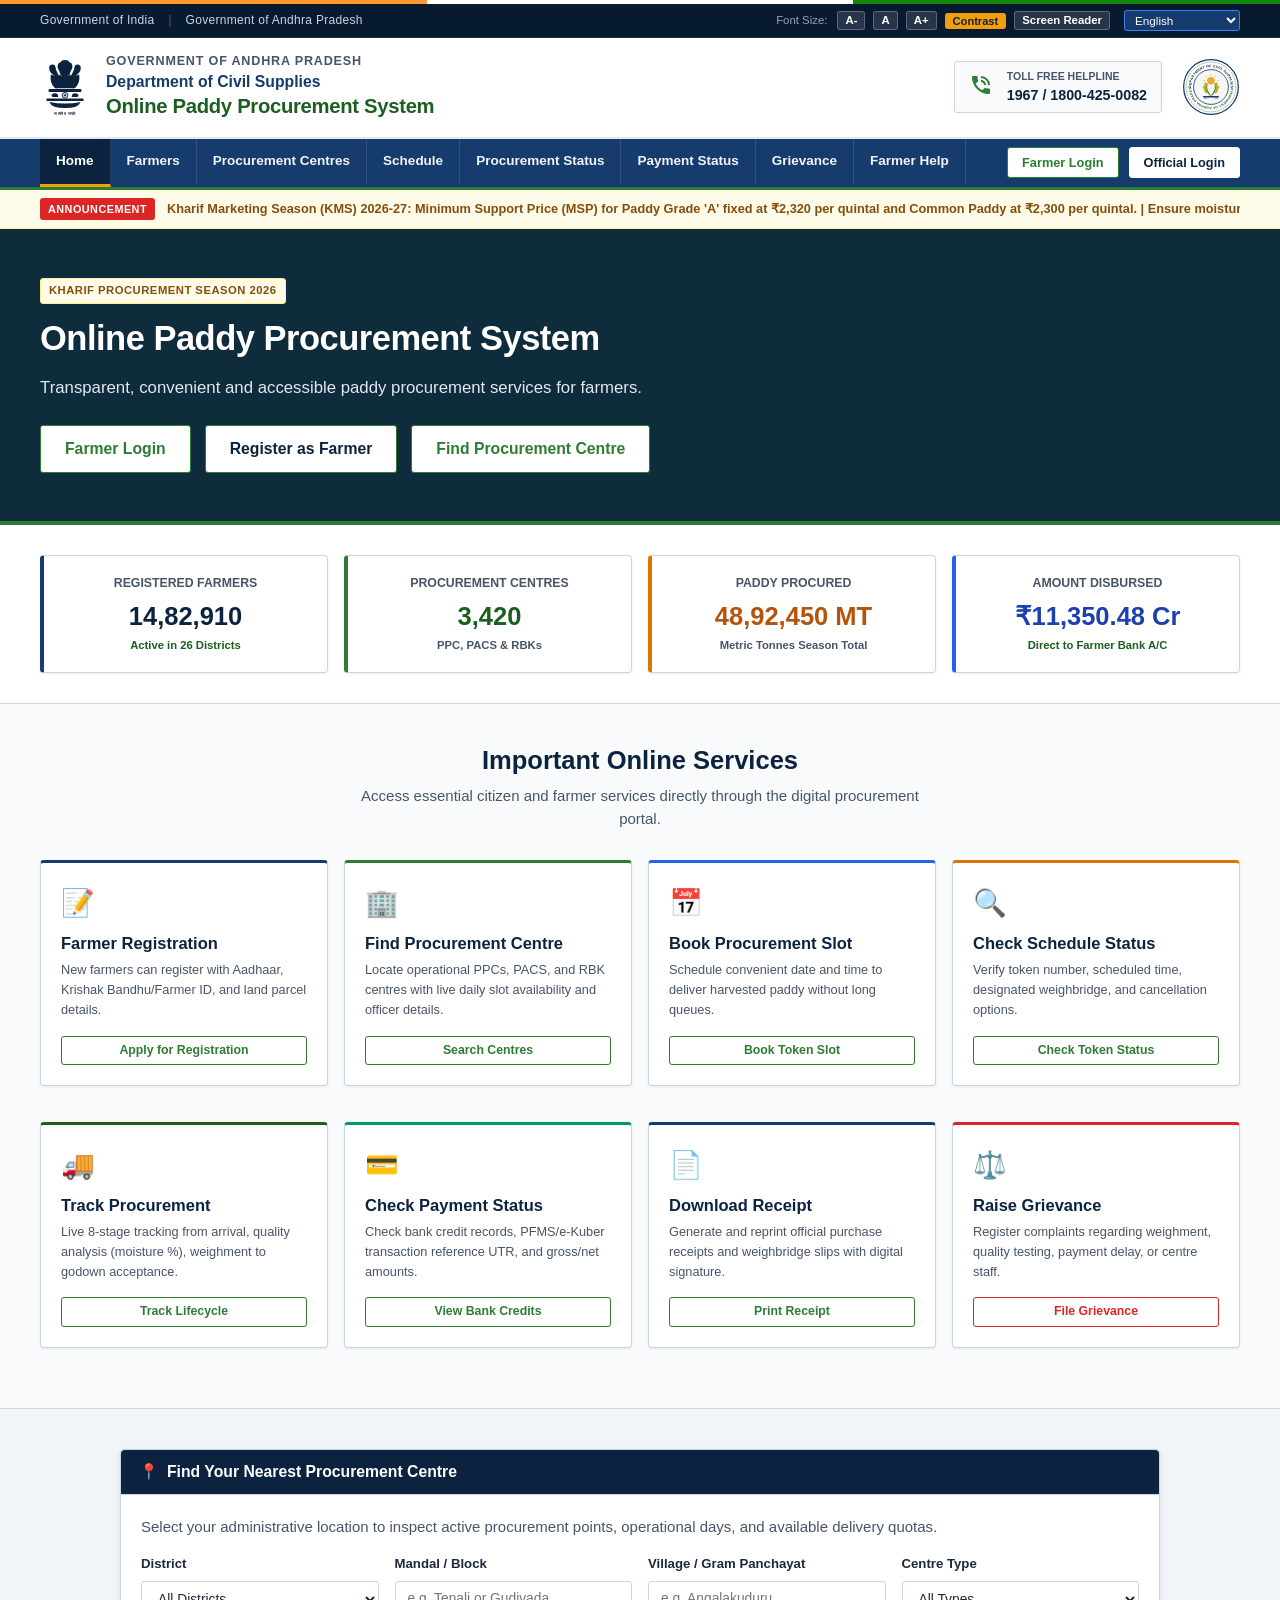
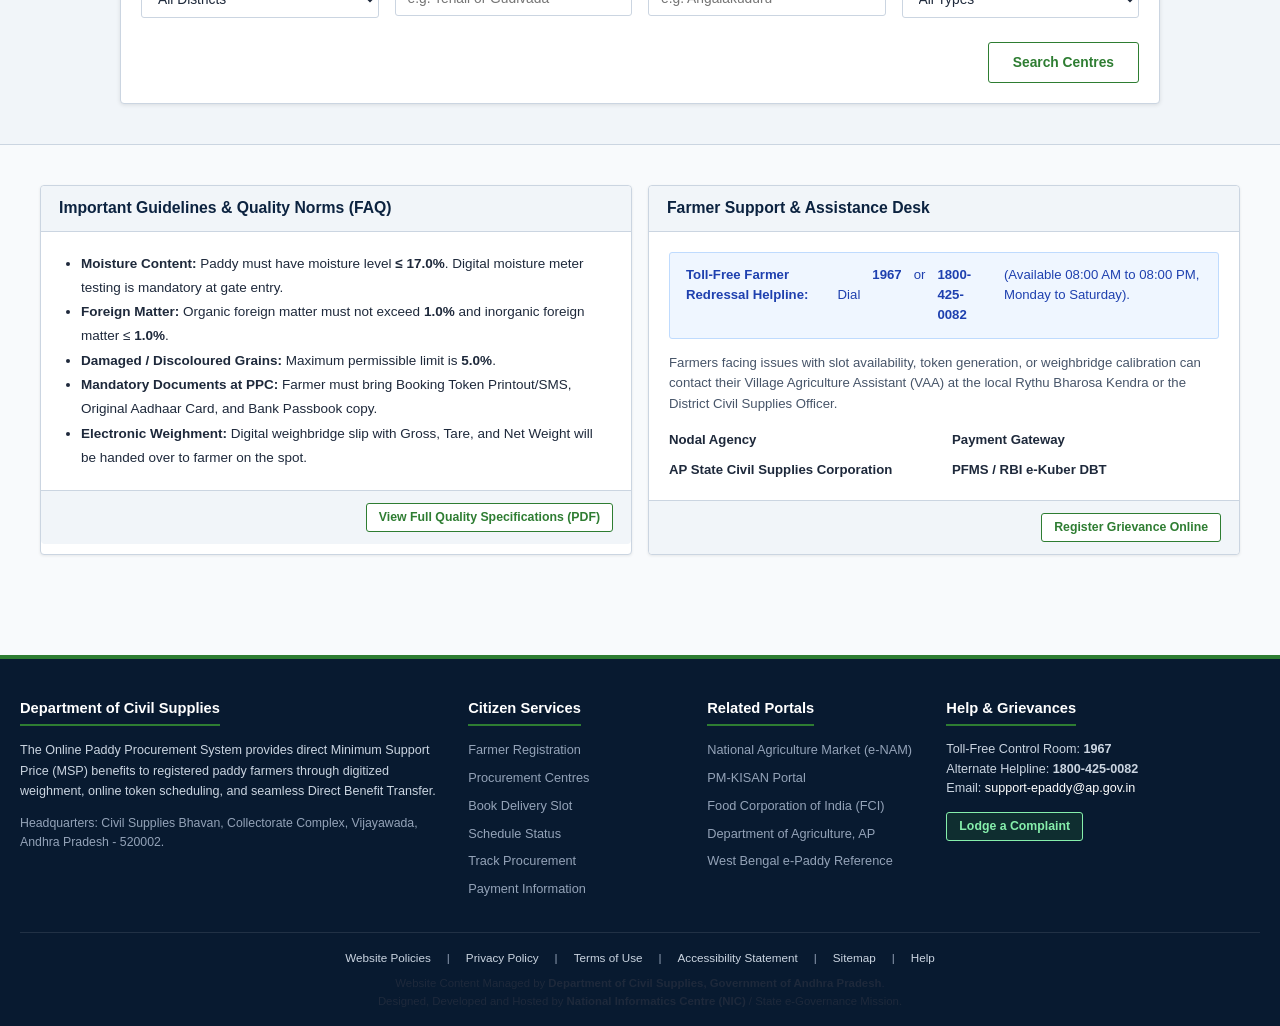
<file: index.html>
<!DOCTYPE html>
<html lang="en">
<head>
  <meta charset="UTF-8">
  <meta name="viewport" content="width=device-width, initial-scale=1.0">
  <meta name="description" content="Online Paddy Procurement System - Department of Civil Supplies, Government of Andhra Pradesh. Direct MSP procurement, slot booking, and payment tracking for farmers.">
  <title>Online Paddy Procurement System | Department of Civil Supplies</title>
  <link rel="stylesheet" href="css/style.css">
  <link rel="stylesheet" href="css/government.css">
  <link rel="stylesheet" href="css/responsive.css">
</head>
<body>
  <!-- Accessible Skip Link -->
  <a href="#main-content" class="skip-to-content">Skip to Main Content</a>

  <!-- Top Tricolor Stripe -->
  <div class="gov-top-tricolor" aria-hidden="true"></div>

  <!-- Government Top Admin Strip -->
  <div class="gov-top-bar">
    <div class="container gov-top-bar-content">
      <div class="gov-entity-links">
        <span class="gov-entity-link" data-i18n="gov.india">Government of India</span>
        <span style="color: rgba(255,255,255,0.3);">|</span>
        <span class="gov-entity-link" data-i18n="gov.state">Government of Andhra Pradesh</span>
      </div>
      <div class="gov-accessibility-controls">
        <span style="color: #94a3b8; font-size: 0.76rem; margin-right: 2px;">Font Size:</span>
        <button type="button" id="btn-font-small" class="a11y-btn" aria-label="Decrease Text Size">A-</button>
        <button type="button" id="btn-font-normal" class="a11y-btn" aria-label="Reset Text Size">A</button>
        <button type="button" id="btn-font-large" class="a11y-btn" aria-label="Increase Text Size">A+</button>
        <button type="button" id="btn-contrast-toggle" class="contrast-toggle-btn" aria-label="Toggle High Contrast">Contrast</button>
        <button type="button" id="btn-screen-reader" class="a11y-btn" aria-label="Screen Reader Access">Screen Reader</button>
        <div class="lang-select-wrapper">
          <label for="header-lang-select" class="sr-only" style="position: absolute; left: -9999px;">Language</label>
          <select id="header-lang-select" class="lang-select" aria-label="Select Language">
            <option value="en">English</option>
            <option value="te">తెలుగు (Telugu)</option>
          </select>
        </div>
      </div>
    </div>
  </div>

  <!-- Department Branding Header -->
  <header class="gov-branding-header">
    <div class="container gov-branding-content">
      <a href="index.html" class="gov-branding-left">
        <img src="assets/images/national-emblem.svg" alt="National Emblem of India" class="gov-emblem-img">
        <div class="gov-title-group">
          <span class="gov-state-title" data-i18n="gov.state">Government of Andhra Pradesh</span>
          <span class="gov-dept-title" data-i18n="gov.dept">Department of Civil Supplies</span>
          <span class="gov-portal-title" data-i18n="gov.portal">Online Paddy Procurement System</span>
        </div>
      </a>
      <div class="gov-branding-right">
        <div class="gov-helpline-box">
          <div class="helpline-icon" aria-hidden="true">
            <svg viewBox="0 0 24 24" width="24" height="24" fill="currentColor">
              <path d="M20 15.5c-1.25 0-2.45-.2-3.57-.57a1.02 1.02 0 0 0-1.02.24l-2.2 2.2a15.045 15.045 0 0 1-6.59-6.59l2.2-2.21a.96.96 0 0 0 .25-1A11.36 11.36 0 0 1 8.5 4c0-.55-.45-1-1-1H4c-.55 0-1 .45-1 1 0 9.39 7.61 17 17 17 .55 0 1-.45 1-1v-3.5c0-.55-.45-1-1-1zM19 12h2a9 9 0 0 0-9-9v2c3.87 0 7 3.13 7 7zm-4 0h2a5 5 0 0 0-5-5v2c1.66 0 3 1.34 3 3z"/>
            </svg>
          </div>
          <div class="helpline-text">
            <span class="helpline-label" data-i18n="gov.helpline">Toll Free Helpline</span>
            <a href="tel:1967" class="helpline-number">1967 / 1800-425-0082</a>
          </div>
        </div>
        <img src="assets/images/state-logo.svg" alt="Civil Supplies Department Seal" class="gov-state-logo-img">
      </div>
    </div>
  </header>

  <!-- Main Navigation Bar -->
  <nav class="gov-nav-bar" aria-label="Main Navigation">
    <div class="container gov-nav-container">
      <button type="button" class="mobile-menu-toggle" aria-expanded="false" aria-controls="main-nav-menu" aria-label="Toggle Navigation Menu">
        ☰ Menu
      </button>
      <ul id="main-nav-menu" class="gov-nav-menu">
        <li class="gov-nav-item"><a href="index.html" class="gov-nav-link active" data-i18n="nav.home">Home</a></li>
        <li class="gov-nav-item"><a href="farmer-registration.html" class="gov-nav-link" data-i18n="nav.farmers">Farmers</a></li>
        <li class="gov-nav-item"><a href="procurement-centres.html" class="gov-nav-link" data-i18n="nav.centres">Procurement Centres</a></li>
        <li class="gov-nav-item"><a href="slot-booking.html" class="gov-nav-link" data-i18n="nav.schedule">Schedule</a></li>
        <li class="gov-nav-item"><a href="procurement-status.html" class="gov-nav-link" data-i18n="nav.procurementStatus">Procurement Status</a></li>
        <li class="gov-nav-item"><a href="payment-status.html" class="gov-nav-link" data-i18n="nav.paymentStatus">Payment Status</a></li>
        <li class="gov-nav-item"><a href="grievance.html" class="gov-nav-link" data-i18n="nav.grievance">Grievance</a></li>
        <li class="gov-nav-item"><a href="schedule-status.html" class="gov-nav-link" data-i18n="nav.help">Help</a></li>
      </ul>
      <div class="gov-nav-right-actions">
        <a href="farmer-login.html" class="btn btn-sm btn-secondary nav-login-btn" data-i18n="nav.farmerLogin">Farmer Login</a>
        <a href="admin-login.html" class="btn btn-sm btn-outline-navy nav-login-btn" style="background:#ffffff; color:#0c2340; border-color:#ffffff;" data-i18n="nav.officialLogin">Official Login</a>
      </div>
    </div>
  </nav>

  <!-- Notification / Announcement Marquee -->
  <div class="gov-notice-bar" role="region" aria-label="Official Announcements">
    <div class="container gov-notice-content">
      <span class="notice-badge">Announcement</span>
      <div class="notice-ticker">
        <span class="notice-ticker-text">
          Kharif Marketing Season (KMS) 2026-27: Minimum Support Price (MSP) for Paddy Grade 'A' fixed at ₹2,320 per quintal and Common Paddy at ₹2,300 per quintal. | Ensure moisture content is within 17% Fair Average Quality (FAQ) standards. | Direct Benefit Transfer (DBT) payments credited within 24-48 hours directly into Aadhaar-seeded bank accounts.
        </span>
      </div>
    </div>
  </div>

  <!-- Main Content Area -->
  <main id="main-content">
    <!-- Hero Section -->
    <section class="hero-section" style="background: linear-gradient(rgba(12,35,64,0.85), rgba(12,35,64,0.85)), #1b5e20; color: #ffffff; padding: 48px 0; border-bottom: 4px solid var(--agri-green-primary);">
      <div class="container">
        <div style="max-width: 820px;">
          <span class="badge badge-warning" style="margin-bottom: 12px;">Kharif Procurement Season 2026</span>
          <h1 style="color: #ffffff; font-size: 2.3rem; margin-bottom: 14px; letter-spacing: -0.5px;" data-i18n="hero.title">
            Online Paddy Procurement System
          </h1>
          <p style="color: #e2e8f0; font-size: 1.12rem; margin-bottom: 24px; line-height: 1.6;" data-i18n="hero.subtitle">
            Transparent, convenient and accessible paddy procurement services for farmers. Book your delivery slot at your nearest procurement centre and receive direct MSP payments in your bank account.
          </p>
          <div style="display: flex; gap: 14px; flex-wrap: wrap;">
            <a href="farmer-login.html" class="btn btn-lg btn-success" data-i18n="hero.btnLogin">
              Farmer Login
            </a>
            <a href="farmer-registration.html" class="btn btn-lg btn-secondary" style="background: #ffffff; color: var(--gov-navy-dark); font-weight: 700;" data-i18n="hero.btnRegister">
              Register as Farmer
            </a>
            <a href="procurement-centres.html" class="btn btn-lg btn-outline-navy" style="background-color: #ffffff; color: var(--agri-green-primary);border-color: var(--agri-green-primary);" data-i18n="hero.btnFindCentre">
              Find Procurement Centre
            </a>
          </div>
        </div>
      </div>
    </section>

    <!-- Public Procurement Counters / Statistics -->
    <section style="background: #ffffff; padding: 30px 0; border-bottom: 1px solid var(--border-color);">
      <div class="container">
        <div class="grid-4" style="text-align: center;">
          <div class="card" style="margin-bottom: 0; padding: 18px 10px; border-left: 4px solid var(--gov-navy-primary);">
            <div style="font-size: 0.82rem; font-weight: 700; color: var(--text-muted); text-transform: uppercase;" data-i18n="stat.farmers">Registered Farmers</div>
            <div style="font-size: 1.7rem; font-weight: 900; color: var(--gov-navy-dark); margin-top: 4px;">14,82,910</div>
            <div style="font-size: 0.75rem; color: var(--agri-green-dark); font-weight: 600;">Active in 26 Districts</div>
          </div>
          <div class="card" style="margin-bottom: 0; padding: 18px 10px; border-left: 4px solid var(--agri-green-primary);">
            <div style="font-size: 0.82rem; font-weight: 700; color: var(--text-muted); text-transform: uppercase;" data-i18n="stat.centres">Procurement Centres</div>
            <div style="font-size: 1.7rem; font-weight: 900; color: var(--agri-green-dark); margin-top: 4px;">3,420</div>
            <div style="font-size: 0.75rem; color: var(--text-muted); font-weight: 600;">PPC, PACS &amp; RBKs</div>
          </div>
          <div class="card" style="margin-bottom: 0; padding: 18px 10px; border-left: 4px solid #d97706;">
            <div style="font-size: 0.82rem; font-weight: 700; color: var(--text-muted); text-transform: uppercase;" data-i18n="stat.procured">Paddy Procured</div>
            <div style="font-size: 1.7rem; font-weight: 900; color: #b45309; margin-top: 4px;">48,92,450 MT</div>
            <div style="font-size: 0.75rem; color: var(--text-muted); font-weight: 600;">Metric Tonnes Season Total</div>
          </div>
          <div class="card" style="margin-bottom: 0; padding: 18px 10px; border-left: 4px solid #2563eb;">
            <div style="font-size: 0.82rem; font-weight: 700; color: var(--text-muted); text-transform: uppercase;" data-i18n="stat.paid">Amount Disbursed (DBT)</div>
            <div style="font-size: 1.7rem; font-weight: 900; color: #1e40af; margin-top: 4px;">₹11,350.48 Cr</div>
            <div style="font-size: 0.75rem; color: var(--agri-green-dark); font-weight: 600;">Direct to Farmer Bank A/C</div>
          </div>
        </div>
      </div>
    </section>

    <!-- Important Services Grid -->
    <section style="padding: 40px 0;">
      <div class="container">
        <div style="text-align: center; margin-bottom: 30px;">
          <h2 style="font-size: 1.7rem; margin-bottom: 6px;">Important Online Services</h2>
          <p class="text-muted" style="max-width: 600px; margin: 0 auto;">
            Access essential citizen and farmer services directly through the digital procurement portal.
          </p>
        </div>

        <div class="grid-4">
          <!-- 1. Registration -->
          <div class="card" style="border-top: 3px solid var(--gov-navy-primary);">
            <div class="card-body">
              <div style="font-size: 1.8rem; margin-bottom: 8px;">📝</div>
              <h3 style="font-size: 1.1rem; margin-bottom: 6px;" data-i18n="service.registration">Farmer Registration</h3>
              <p style="font-size: 0.85rem; color: var(--text-muted); margin-bottom: 16px;">
                New farmers can register with Aadhaar, Krishak Bandhu/Farmer ID, and land parcel details.
              </p>
              <a href="farmer-registration.html" class="btn btn-sm btn-outline-navy btn-block">Apply for Registration</a>
            </div>
          </div>

          <!-- 2. Centres -->
          <div class="card" style="border-top: 3px solid var(--agri-green-primary);">
            <div class="card-body">
              <div style="font-size: 1.8rem; margin-bottom: 8px;">🏢</div>
              <h3 style="font-size: 1.1rem; margin-bottom: 6px;" data-i18n="service.centres">Find Procurement Centre</h3>
              <p style="font-size: 0.85rem; color: var(--text-muted); margin-bottom: 16px;">
                Locate operational PPCs, PACS, and RBK centres with live daily slot availability and officer details.
              </p>
              <a href="procurement-centres.html" class="btn btn-sm btn-outline-green btn-block">Search Centres</a>
            </div>
          </div>

          <!-- 3. Slot Booking -->
          <div class="card" style="border-top: 3px solid #2563eb;">
            <div class="card-body">
              <div style="font-size: 1.8rem; margin-bottom: 8px;">📅</div>
              <h3 style="font-size: 1.1rem; margin-bottom: 6px;" data-i18n="service.booking">Book Procurement Slot</h3>
              <p style="font-size: 0.85rem; color: var(--text-muted); margin-bottom: 16px;">
                Schedule convenient date and time to deliver harvested paddy without long queues.
              </p>
              <a href="slot-booking.html" class="btn btn-sm btn-primary btn-block">Book Token Slot</a>
            </div>
          </div>

          <!-- 4. Schedule Status -->
          <div class="card" style="border-top: 3px solid #d97706;">
            <div class="card-body">
              <div style="font-size: 1.8rem; margin-bottom: 8px;">🔍</div>
              <h3 style="font-size: 1.1rem; margin-bottom: 6px;" data-i18n="service.schedule">Check Schedule Status</h3>
              <p style="font-size: 0.85rem; color: var(--text-muted); margin-bottom: 16px;">
                Verify token number, scheduled time, designated weighbridge, and cancellation options.
              </p>
              <a href="schedule-status.html" class="btn btn-sm btn-secondary btn-block">Check Token Status</a>
            </div>
          </div>

          <!-- 5. Track Procurement -->
          <div class="card" style="border-top: 3px solid var(--agri-green-dark);">
            <div class="card-body">
              <div style="font-size: 1.8rem; margin-bottom: 8px;">🚚</div>
              <h3 style="font-size: 1.1rem; margin-bottom: 6px;" data-i18n="service.tracking">Track Procurement</h3>
              <p style="font-size: 0.85rem; color: var(--text-muted); margin-bottom: 16px;">
                Live 8-stage tracking from arrival, quality analysis (moisture %), weighment to godown acceptance.
              </p>
              <a href="procurement-status.html" class="btn btn-sm btn-outline-green btn-block">Track Lifecycle</a>
            </div>
          </div>

          <!-- 6. Payment Status -->
          <div class="card" style="border-top: 3px solid #059669;">
            <div class="card-body">
              <div style="font-size: 1.8rem; margin-bottom: 8px;">💳</div>
              <h3 style="font-size: 1.1rem; margin-bottom: 6px;" data-i18n="service.payment">Check Payment Status</h3>
              <p style="font-size: 0.85rem; color: var(--text-muted); margin-bottom: 16px;">
                Check bank credit records, PFMS/e-Kuber transaction reference UTR, and gross/net amounts.
              </p>
              <a href="payment-status.html" class="btn btn-sm btn-outline-navy btn-block">View Bank Credits</a>
            </div>
          </div>

          <!-- 7. Download Receipt -->
          <div class="card" style="border-top: 3px solid var(--gov-navy-primary);">
            <div class="card-body">
              <div style="font-size: 1.8rem; margin-bottom: 8px;">📄</div>
              <h3 style="font-size: 1.1rem; margin-bottom: 6px;" data-i18n="service.receipt">Download Receipt</h3>
              <p style="font-size: 0.85rem; color: var(--text-muted); margin-bottom: 16px;">
                Generate and reprint official purchase receipts and weighbridge slips with digital signature.
              </p>
              <a href="receipt.html" class="btn btn-sm btn-secondary btn-block">Print Receipt</a>
            </div>
          </div>

          <!-- 8. Raise Grievance -->
          <div class="card" style="border-top: 3px solid #dc2626;">
            <div class="card-body">
              <div style="font-size: 1.8rem; margin-bottom: 8px;">⚖️</div>
              <h3 style="font-size: 1.1rem; margin-bottom: 6px;" data-i18n="service.grievance">Raise Grievance</h3>
              <p style="font-size: 0.85rem; color: var(--text-muted); margin-bottom: 16px;">
                Register complaints regarding weighment, quality testing, payment delay, or centre staff.
              </p>
              <a href="grievance.html" class="btn btn-sm btn-outline-navy btn-block" style="border-color: #dc2626; color: #dc2626;">File Grievance</a>
            </div>
          </div>
        </div>
      </div>
    </section>

    <!-- Find Nearest Procurement Centre Widget -->
    <section style="background: #f1f5f9; padding: 40px 0; border-top: 1px solid var(--border-color); border-bottom: 1px solid var(--border-color);">
      <div class="container">
        <div class="card" style="max-width: 1040px; margin: 0 auto; box-shadow: var(--shadow-card);">
          <div class="card-header" style="background: var(--gov-navy-dark); color: #ffffff;">
            <h3 style="color: #ffffff; display: flex; align-items: center; gap: 8px;">
              <span>📍</span> Find Your Nearest Procurement Centre
            </h3>
          </div>
          <div class="card-body">
            <p class="text-muted mb-2">
              Select your administrative location to inspect active procurement points, operational days, and available delivery quotas.
            </p>
            <form action="procurement-centres.html" method="GET">
              <div class="grid-4">
                <div class="form-group">
                  <label for="home-search-district" class="form-label">District</label>
                  <select id="home-search-district" name="district" class="form-control">
                    <option value="">All Districts</option>
                    <option value="Guntur">Guntur</option>
                    <option value="Krishna">Krishna</option>
                    <option value="West Godavari">West Godavari</option>
                    <option value="East Godavari">East Godavari</option>
                    <option value="Kurnool">Kurnool</option>
                  </select>
                </div>
                <div class="form-group">
                  <label for="home-search-mandal" class="form-label">Mandal / Block</label>
                  <input type="text" id="home-search-mandal" name="mandal" class="form-control" placeholder="e.g. Tenali or Gudivada">
                </div>
                <div class="form-group">
                  <label for="home-search-village" class="form-label">Village / Gram Panchayat</label>
                  <input type="text" id="home-search-village" name="village" class="form-control" placeholder="e.g. Angalakuduru">
                </div>
                <div class="form-group">
                  <label for="home-search-type" class="form-label">Centre Type</label>
                  <select id="home-search-type" name="type" class="form-control">
                    <option value="">All Types</option>
                    <option value="PPC">Paddy Procurement Centre (PPC)</option>
                    <option value="PACS">PACS Society Centre</option>
                    <option value="RBK">Rythu Bharosa Kendra (RBK)</option>
                    <option value="DCMS">DCMS Godown</option>
                  </select>
                </div>
              </div>
              <div class="text-right mt-1">
                <button type="submit" class="btn btn-primary" style="padding: 10px 24px;">
                  Search Centres
                </button>
              </div>
            </form>
          </div>
        </div>
      </div>
    </section>

    <!-- Important Guidelines & FAQs Section -->
    <section style="padding: 40px 0;">
      <div class="container">
        <div class="grid-2">
          <!-- Left Column: Important Notices -->
          <div class="card">
            <div class="card-header">
              <h3>Important Guidelines &amp; Quality Norms (FAQ)</h3>
            </div>
            <div class="card-body">
              <ul style="padding-left: 20px; line-height: 1.8; font-size: 0.9rem; color: var(--text-dark);">
                <li><strong>Moisture Content:</strong> Paddy must have moisture level <strong>&le; 17.0%</strong>. Digital moisture meter testing is mandatory at gate entry.</li>
                <li><strong>Foreign Matter:</strong> Organic foreign matter must not exceed <strong>1.0%</strong> and inorganic foreign matter &le; <strong>1.0%</strong>.</li>
                <li><strong>Damaged / Discoloured Grains:</strong> Maximum permissible limit is <strong>5.0%</strong>.</li>
                <li><strong>Mandatory Documents at PPC:</strong> Farmer must bring Booking Token Printout/SMS, Original Aadhaar Card, and Bank Passbook copy.</li>
                <li><strong>Electronic Weighment:</strong> Digital weighbridge slip with Gross, Tare, and Net Weight will be handed over to farmer on the spot.</li>
              </ul>
            </div>
            <div class="card-footer">
              <a href="https://civilsupplies.ap.gov.in" target="_blank" rel="noopener" class="btn btn-sm btn-secondary">
                View Full Quality Specifications (PDF)
              </a>
            </div>
          </div>

          <!-- Right Column: Farmer Helpline & Support -->
          <div class="card">
            <div class="card-header">
              <h3>Farmer Support &amp; Assistance Desk</h3>
            </div>
            <div class="card-body">
              <div class="alert alert-info" style="margin-bottom: 14px;">
                <strong>Toll-Free Farmer Redressal Helpline:</strong><br>
                Dial <strong>1967</strong> or <strong>1800-425-0082</strong> (Available 08:00 AM to 08:00 PM, Monday to Saturday).
              </div>
              <p style="font-size: 0.88rem; color: var(--text-muted); margin-bottom: 12px;">
                Farmers facing issues with slot availability, token generation, or weighbridge calibration can contact their Village Agriculture Assistant (VAA) at the local Rythu Bharosa Kendra or the District Civil Supplies Officer.
              </p>
              <div class="grid-2 mt-2">
                <div>
                  <span class="form-label">Nodal Agency</span>
                  <strong style="font-size: 0.88rem;">AP State Civil Supplies Corporation</strong>
                </div>
                <div>
                  <span class="form-label">Payment Gateway</span>
                  <strong style="font-size: 0.88rem;">PFMS / RBI e-Kuber DBT</strong>
                </div>
              </div>
            </div>
            <div class="card-footer">
              <a href="grievance.html" class="btn btn-sm btn-outline-navy">
                Register Grievance Online
              </a>
            </div>
          </div>
        </div>
      </div>
    </section>
  </main>

  <!-- Official Government Footer -->
  <footer class="gov-footer">
    <div class="container gov-footer-main">
      <div class="gov-footer-grid">
        <!-- Col 1: Department Info -->
        <div class="footer-col">
          <h4>Department of Civil Supplies</h4>
          <p style="font-size: 0.84rem; color: #cbd5e1; line-height: 1.6;">
            The Online Paddy Procurement System provides direct Minimum Support Price (MSP) benefits to registered paddy farmers through digitized weighment, online token scheduling, and seamless Direct Benefit Transfer.
          </p>
          <p style="font-size: 0.82rem; color: #94a3b8; margin-top: 10px;">
            Headquarters: Civil Supplies Bhavan, Collectorate Complex, Vijayawada, Andhra Pradesh - 520002.
          </p>
        </div>

        <!-- Col 2: Citizen Services -->
        <div class="footer-col">
          <h4>Citizen Services</h4>
          <ul class="footer-links">
            <li><a href="farmer-registration.html">Farmer Registration</a></li>
            <li><a href="procurement-centres.html">Procurement Centres</a></li>
            <li><a href="slot-booking.html">Book Delivery Slot</a></li>
            <li><a href="schedule-status.html">Schedule Status</a></li>
            <li><a href="procurement-status.html">Track Procurement</a></li>
            <li><a href="payment-status.html">Payment Information</a></li>
          </ul>
        </div>

        <!-- Col 3: Related Portals -->
        <div class="footer-col">
          <h4>Related Portals</h4>
          <ul class="footer-links">
            <li><a href="https://enam.gov.in" target="_blank" rel="noopener">National Agriculture Market (e-NAM)</a></li>
            <li><a href="https://pmkisan.gov.in" target="_blank" rel="noopener">PM-KISAN Portal</a></li>
            <li><a href="https://fci.gov.in" target="_blank" rel="noopener">Food Corporation of India (FCI)</a></li>
            <li><a href="https://apagrisnet.gov.in" target="_blank" rel="noopener">Department of Agriculture, AP</a></li>
            <li><a href="https://epaddy.wb.gov.in" target="_blank" rel="noopener">West Bengal e-Paddy Reference</a></li>
          </ul>
        </div>

        <!-- Col 4: Grievance & Helpdesk -->
        <div class="footer-col">
          <h4>Help &amp; Grievances</h4>
          <p style="font-size: 0.84rem; color: #cbd5e1;">
            Toll-Free Control Room: <strong>1967</strong><br>
            Alternate Helpline: <strong>1800-425-0082</strong><br>
            Email: <span style="color:#ffffff;">support-epaddy@ap.gov.in</span>
          </p>
          <div style="margin-top: 12px;">
            <a href="grievance.html" class="btn btn-sm btn-outline-green" style="background: rgba(46,125,50,0.2); color: #86efac; border-color: #86efac;">
              Lodge a Complaint
            </a>
          </div>
        </div>
      </div>
    </div>

    <div class="container gov-footer-bottom">
      <div class="gov-footer-bottom-links">
        <a href="#!">Website Policies</a>
        <span>|</span>
        <a href="#!">Privacy Policy</a>
        <span>|</span>
        <a href="#!">Terms of Use</a>
        <span>|</span>
        <a href="#!">Accessibility Statement</a>
        <span>|</span>
        <a href="#!">Sitemap</a>
        <span>|</span>
        <a href="#!">Help</a>
      </div>
      <p style="margin: 0; font-size: 0.76rem;">
        Website Content Managed by <strong>Department of Civil Supplies, Government of Andhra Pradesh</strong>.<br>
        Designed, Developed and Hosted by <strong>National Informatics Centre (NIC)</strong> / State e-Governance Mission.
      </p>
    </div>
  </footer>

  <!-- Scripts -->
  <script src="js/language.js"></script>
  <script src="js/main.js"></script>
</body>
</html>
</file>
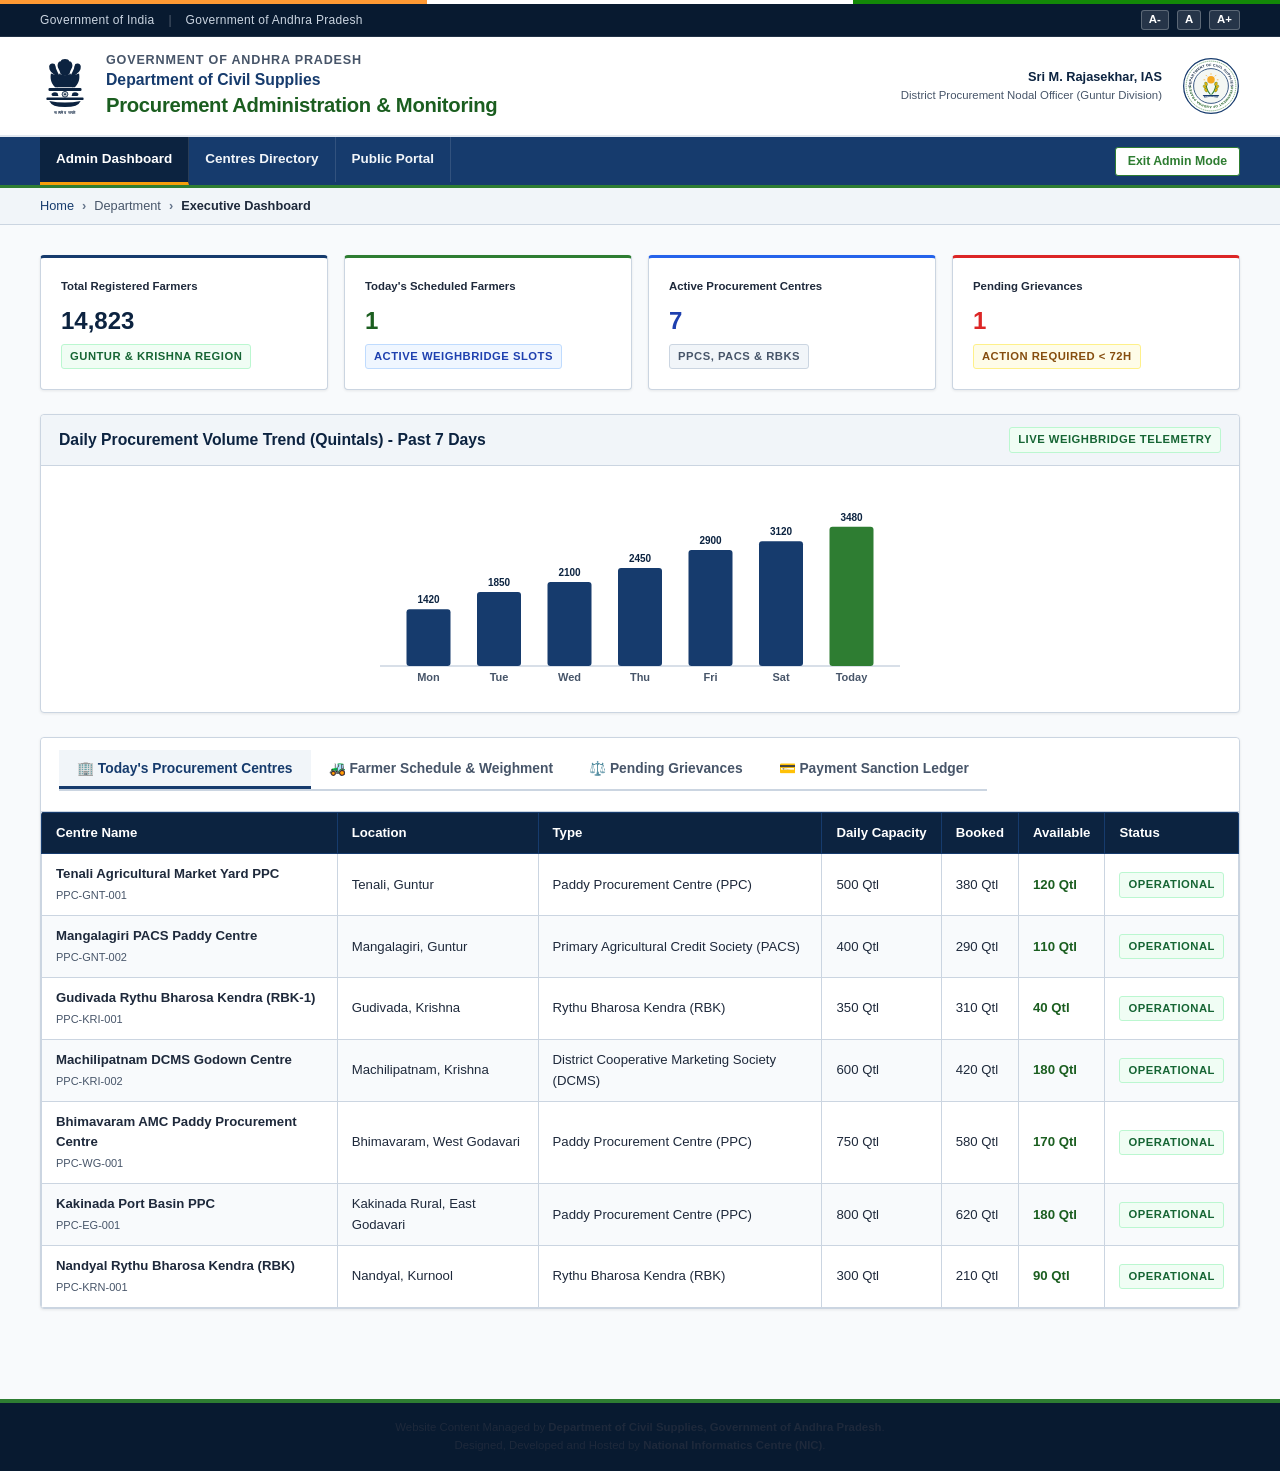
<file: admin-dashboard.html>
<!DOCTYPE html>
<html lang="en">
<head>
  <meta charset="UTF-8">
  <meta name="viewport" content="width=device-width, initial-scale=1.0">
  <meta name="description" content="Departmental Admin Dashboard - Department of Civil Supplies, Government of Andhra Pradesh. Real-time monitoring of procurement centres, weighment schedules, and DBT clearance.">
  <title>Admin Dashboard | Department of Civil Supplies</title>
  <link rel="stylesheet" href="css/style.css">
  <link rel="stylesheet" href="css/government.css">
  <link rel="stylesheet" href="css/responsive.css">
  <style>
    .admin-tabs-nav {
      display: flex;
      border-bottom: 2px solid var(--border-color);
      margin-bottom: 20px;
      overflow-x: auto;
    }
    .admin-tab {
      padding: 10px 18px;
      background: transparent;
      border: none;
      border-bottom: 3px solid transparent;
      font-size: 0.92rem;
      font-weight: 700;
      color: var(--text-muted);
      cursor: pointer;
      white-space: nowrap;
      transition: all 0.15s ease;
    }
    .admin-tab.active {
      color: var(--gov-navy-primary);
      border-bottom-color: var(--gov-navy-primary);
      background-color: var(--bg-alt);
    }
    .admin-panel {
      display: none;
    }
    .admin-panel.active {
      display: block;
    }
  </style>
</head>
<body>
  <!-- Accessible Skip Link -->
  <a href="#main-content" class="skip-to-content">Skip to Main Content</a>

  <!-- Top Tricolor Stripe -->
  <div class="gov-top-tricolor" aria-hidden="true"></div>

  <!-- Government Top Admin Strip -->
  <div class="gov-top-bar">
    <div class="container gov-top-bar-content">
      <div class="gov-entity-links">
        <span class="gov-entity-link" data-i18n="gov.india">Government of India</span>
        <span style="color: rgba(255,255,255,0.3);">|</span>
        <span class="gov-entity-link" data-i18n="gov.state">Government of Andhra Pradesh</span>
      </div>
      <div class="gov-accessibility-controls">
        <button type="button" id="btn-font-small" class="a11y-btn" aria-label="Decrease Text Size">A-</button>
        <button type="button" id="btn-font-normal" class="a11y-btn" aria-label="Reset Text Size">A</button>
        <button type="button" id="btn-font-large" class="a11y-btn" aria-label="Increase Text Size">A+</button>
      </div>
    </div>
  </div>

  <!-- Department Branding Header -->
  <header class="gov-branding-header">
    <div class="container gov-branding-content">
      <a href="index.html" class="gov-branding-left">
        <img src="assets/images/national-emblem.svg" alt="National Emblem of India" class="gov-emblem-img">
        <div class="gov-title-group">
          <span class="gov-state-title" data-i18n="gov.state">Government of Andhra Pradesh</span>
          <span class="gov-dept-title" data-i18n="gov.dept">Department of Civil Supplies</span>
          <span class="gov-portal-title">Procurement Administration &amp; Monitoring</span>
        </div>
      </a>
      <div class="gov-branding-right">
        <div style="text-align: right;">
          <div style="font-size: 0.85rem; font-weight: 700; color: var(--gov-navy-dark);">
            Sri M. Rajasekhar, IAS
          </div>
          <div style="font-size: 0.76rem; color: var(--text-muted);">
            District Procurement Nodal Officer (Guntur Division)
          </div>
        </div>
        <img src="assets/images/state-logo.svg" alt="Civil Supplies Seal" class="gov-state-logo-img">
      </div>
    </div>
  </header>

  <!-- Main Navigation Bar -->
  <nav class="gov-nav-bar" aria-label="Main Navigation">
    <div class="container gov-nav-container">
      <button type="button" class="mobile-menu-toggle" aria-expanded="false" aria-controls="main-nav-menu" aria-label="Toggle Navigation Menu">
        ☰ Menu
      </button>
      <ul id="main-nav-menu" class="gov-nav-menu">
        <li class="gov-nav-item"><a href="admin-dashboard.html" class="gov-nav-link active">Admin Dashboard</a></li>
        <li class="gov-nav-item"><a href="procurement-centres.html" class="gov-nav-link">Centres Directory</a></li>
        <li class="gov-nav-item"><a href="index.html" class="gov-nav-link">Public Portal</a></li>
      </ul>
      <div class="gov-nav-right-actions">
        <a href="index.html" class="btn btn-sm btn-danger">Exit Admin Mode</a>
      </div>
    </div>
  </nav>

  <!-- Breadcrumbs -->
  <div class="breadcrumb-wrapper">
    <div class="container">
      <ul class="breadcrumbs">
        <li><a href="index.html">Home</a></li>
        <li>Department</li>
        <li class="current">Executive Dashboard</li>
      </ul>
    </div>
  </div>

  <!-- Main Content -->
  <main id="main-content" style="padding: 30px 0;">
    <div class="container">

      <!-- Admin KPI Counters -->
      <div class="grid-4" style="margin-bottom: 24px;">
        <div class="card" style="margin-bottom: 0; border-top: 3px solid var(--gov-navy-primary);">
          <div class="card-body">
            <span class="form-label" style="font-size: 0.76rem;">Total Registered Farmers</span>
            <div id="admin-kpi-farmers" style="font-size: 1.6rem; font-weight: 900; color: var(--gov-navy-dark); margin: 4px 0;">14,823</div>
            <span class="badge badge-success">Guntur &amp; Krishna Region</span>
          </div>
        </div>
        <div class="card" style="margin-bottom: 0; border-top: 3px solid var(--agri-green-primary);">
          <div class="card-body">
            <span class="form-label" style="font-size: 0.76rem;">Today's Scheduled Farmers</span>
            <div id="admin-kpi-scheduled" style="font-size: 1.6rem; font-weight: 900; color: var(--agri-green-dark); margin: 4px 0;">48</div>
            <span class="badge badge-info">Active Weighbridge Slots</span>
          </div>
        </div>
        <div class="card" style="margin-bottom: 0; border-top: 3px solid #2563eb;">
          <div class="card-body">
            <span class="form-label" style="font-size: 0.76rem;">Active Procurement Centres</span>
            <div id="admin-kpi-centres" style="font-size: 1.6rem; font-weight: 900; color: #1e40af; margin: 4px 0;">7</div>
            <span class="badge badge-neutral">PPCs, PACS &amp; RBKs</span>
          </div>
        </div>
        <div class="card" style="margin-bottom: 0; border-top: 3px solid #dc2626;">
          <div class="card-body">
            <span class="form-label" style="font-size: 0.76rem;">Pending Grievances</span>
            <div id="admin-kpi-grievances" style="font-size: 1.6rem; font-weight: 900; color: #dc2626; margin: 4px 0;">1</div>
            <span class="badge badge-warning">Action Required &lt; 72h</span>
          </div>
        </div>
      </div>

      <!-- Analytics Chart: Pure SVG Daily Procurement Trend -->
      <div class="card" style="margin-bottom: 24px;">
        <div class="card-header d-flex justify-between align-center">
          <h3>Daily Procurement Volume Trend (Quintals) - Past 7 Days</h3>
          <span class="badge badge-success">Live Weighbridge Telemetry</span>
        </div>
        <div class="card-body">
          <div id="admin-procurement-chart" style="width: 100%; max-width: 700px; margin: 0 auto;">
            <!-- Rendered via pure SVG in admin.js -->
          </div>
        </div>
      </div>

      <!-- Tabbed Management Tables -->
      <div class="card">
        <div class="card-header" style="padding-bottom: 0; background: #ffffff;">
          <div class="admin-tabs-nav" role="tablist">
            <button type="button" class="admin-tab active" data-tab="tab-adm-centres" role="tab">
              🏢 Today's Procurement Centres
            </button>
            <button type="button" class="admin-tab" data-tab="tab-adm-schedules" role="tab">
              🚜 Farmer Schedule &amp; Weighment
            </button>
            <button type="button" class="admin-tab" data-tab="tab-adm-grievances" role="tab">
              ⚖️ Pending Grievances
            </button>
            <button type="button" class="admin-tab" data-tab="tab-adm-payments" role="tab">
              💳 Payment Sanction Ledger
            </button>
          </div>
        </div>
        <div class="card-body" style="padding: 0;">

          <!-- Tab 1: Centres -->
          <div id="tab-adm-centres" class="admin-panel active" role="tabpanel">
            <div class="table-responsive" style="border: none; margin: 0;">
              <table class="gov-table" aria-label="Centres Status">
                <thead>
                  <tr>
                    <th>Centre Name</th>
                    <th>Location</th>
                    <th>Type</th>
                    <th>Daily Capacity</th>
                    <th>Booked</th>
                    <th>Available</th>
                    <th>Status</th>
                  </tr>
                </thead>
                <tbody id="admin-centres-tbody">
                  <!-- Populated by admin.js -->
                </tbody>
              </table>
            </div>
          </div>

          <!-- Tab 2: Schedules -->
          <div id="tab-adm-schedules" class="admin-panel" role="tabpanel">
            <div class="table-responsive" style="border: none; margin: 0;">
              <table class="gov-table" aria-label="Farmer Appointments">
                <thead>
                  <tr>
                    <th>Token Number</th>
                    <th>Farmer Particulars</th>
                    <th>Date &amp; Slot</th>
                    <th>Quantity</th>
                    <th>Current Status</th>
                    <th>Action</th>
                  </tr>
                </thead>
                <tbody id="admin-schedules-tbody">
                  <!-- Populated by admin.js -->
                </tbody>
              </table>
            </div>
          </div>

          <!-- Tab 3: Grievances -->
          <div id="tab-adm-grievances" class="admin-panel" role="tabpanel">
            <div class="table-responsive" style="border: none; margin: 0;">
              <table class="gov-table" aria-label="Grievances Management">
                <thead>
                  <tr>
                    <th>Grievance ID</th>
                    <th>Farmer / Mobile</th>
                    <th>Category</th>
                    <th>Complaint Summary</th>
                    <th>Status</th>
                    <th>Action</th>
                  </tr>
                </thead>
                <tbody id="admin-grievances-tbody">
                  <!-- Populated by admin.js -->
                </tbody>
              </table>
            </div>
          </div>

          <!-- Tab 4: Payments -->
          <div id="tab-adm-payments" class="admin-panel" role="tabpanel">
            <div class="table-responsive" style="border: none; margin: 0;">
              <table class="gov-table" aria-label="Payment Disbursal Ledger">
                <thead>
                  <tr>
                    <th>Token No</th>
                    <th>Farmer Name</th>
                    <th>Procured Qty</th>
                    <th>Sanction Amount</th>
                    <th>Bank UTR Reference</th>
                    <th>DBT Status</th>
                    <th>Action</th>
                  </tr>
                </thead>
                <tbody id="admin-payments-tbody">
                  <!-- Populated by admin.js -->
                </tbody>
              </table>
            </div>
          </div>

        </div>
      </div>

    </div>
  </main>

  <!-- Government Footer -->
  <footer class="gov-footer">
    <div class="container gov-footer-bottom">
      <p style="margin: 0; font-size: 0.76rem;">
        Website Content Managed by <strong>Department of Civil Supplies, Government of Andhra Pradesh</strong>.<br>
        Designed, Developed and Hosted by <strong>National Informatics Centre (NIC)</strong>.
      </p>
    </div>
  </footer>

  <!-- Scripts -->
  <script src="js/language.js"></script>
  <script src="js/main.js"></script>
  <script src="js/admin.js"></script>
</body>
</html>
</file>
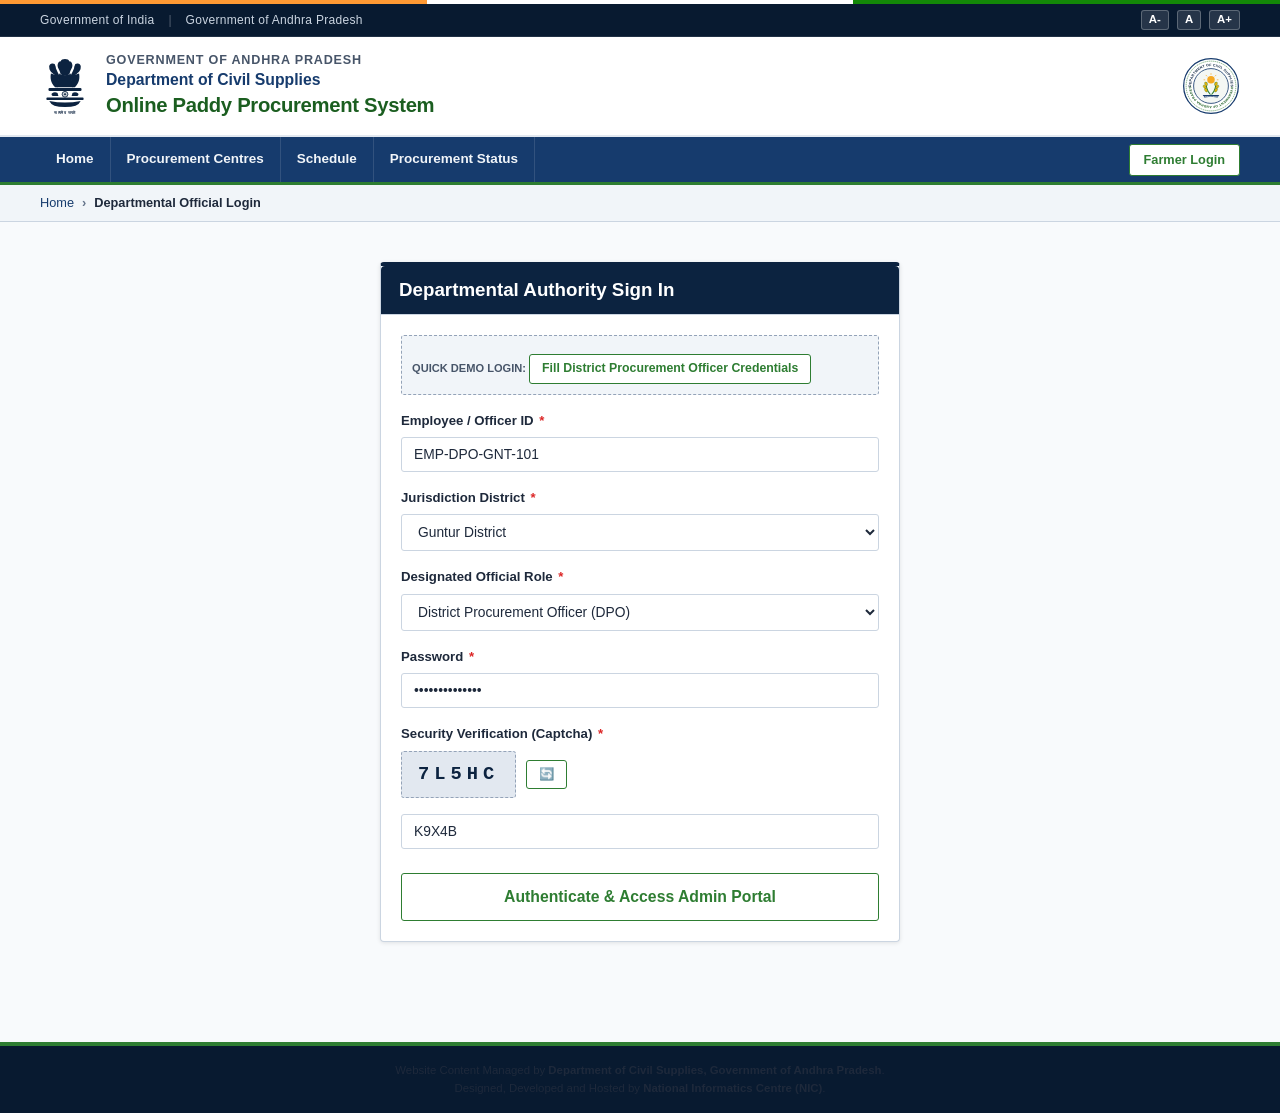
<file: admin-login.html>
<!DOCTYPE html>
<html lang="en">
<head>
  <meta charset="UTF-8">
  <meta name="viewport" content="width=device-width, initial-scale=1.0">
  <meta name="description" content="Departmental & Official Login - Department of Civil Supplies, Government of Andhra Pradesh. Secure portal for District Procurement Officers and PPC Managers.">
  <title>Official Login | Online Paddy Procurement System</title>
  <link rel="stylesheet" href="css/style.css">
  <link rel="stylesheet" href="css/government.css">
  <link rel="stylesheet" href="css/responsive.css">
  <style>
    .captcha-container {
      display: flex;
      align-items: center;
      gap: 10px;
      margin-bottom: 16px;
    }
    .captcha-display {
      background: #e2e8f0;
      padding: 8px 16px;
      font-family: 'Consolas', 'Courier New', monospace;
      font-size: 1.25rem;
      font-weight: 800;
      letter-spacing: 5px;
      color: #0c2340;
      border-radius: var(--radius-sm);
      border: 1px dashed #94a3b8;
      user-select: none;
    }
  </style>
</head>
<body>
  <!-- Accessible Skip Link -->
  <a href="#main-content" class="skip-to-content">Skip to Main Content</a>

  <!-- Top Tricolor Stripe -->
  <div class="gov-top-tricolor" aria-hidden="true"></div>

  <!-- Government Top Admin Strip -->
  <div class="gov-top-bar">
    <div class="container gov-top-bar-content">
      <div class="gov-entity-links">
        <span class="gov-entity-link" data-i18n="gov.india">Government of India</span>
        <span style="color: rgba(255,255,255,0.3);">|</span>
        <span class="gov-entity-link" data-i18n="gov.state">Government of Andhra Pradesh</span>
      </div>
      <div class="gov-accessibility-controls">
        <button type="button" id="btn-font-small" class="a11y-btn" aria-label="Decrease Text Size">A-</button>
        <button type="button" id="btn-font-normal" class="a11y-btn" aria-label="Reset Text Size">A</button>
        <button type="button" id="btn-font-large" class="a11y-btn" aria-label="Increase Text Size">A+</button>
      </div>
    </div>
  </div>

  <!-- Department Branding Header -->
  <header class="gov-branding-header">
    <div class="container gov-branding-content">
      <a href="index.html" class="gov-branding-left">
        <img src="assets/images/national-emblem.svg" alt="National Emblem of India" class="gov-emblem-img">
        <div class="gov-title-group">
          <span class="gov-state-title" data-i18n="gov.state">Government of Andhra Pradesh</span>
          <span class="gov-dept-title" data-i18n="gov.dept">Department of Civil Supplies</span>
          <span class="gov-portal-title" data-i18n="gov.portal">Online Paddy Procurement System</span>
        </div>
      </a>
      <div class="gov-branding-right">
        <img src="assets/images/state-logo.svg" alt="Civil Supplies Seal" class="gov-state-logo-img">
      </div>
    </div>
  </header>

  <!-- Main Navigation Bar -->
  <nav class="gov-nav-bar" aria-label="Main Navigation">
    <div class="container gov-nav-container">
      <button type="button" class="mobile-menu-toggle" aria-expanded="false" aria-controls="main-nav-menu" aria-label="Toggle Navigation Menu">
        ☰ Menu
      </button>
      <ul id="main-nav-menu" class="gov-nav-menu">
        <li class="gov-nav-item"><a href="index.html" class="gov-nav-link" data-i18n="nav.home">Home</a></li>
        <li class="gov-nav-item"><a href="procurement-centres.html" class="gov-nav-link" data-i18n="nav.centres">Procurement Centres</a></li>
        <li class="gov-nav-item"><a href="slot-booking.html" class="gov-nav-link" data-i18n="nav.schedule">Schedule</a></li>
        <li class="gov-nav-item"><a href="procurement-status.html" class="gov-nav-link" data-i18n="nav.procurementStatus">Procurement Status</a></li>
      </ul>
      <div class="gov-nav-right-actions">
        <a href="farmer-login.html" class="btn btn-sm btn-secondary nav-login-btn">Farmer Login</a>
      </div>
    </div>
  </nav>

  <!-- Breadcrumbs -->
  <div class="breadcrumb-wrapper">
    <div class="container">
      <ul class="breadcrumbs">
        <li><a href="index.html">Home</a></li>
        <li class="current">Departmental Official Login</li>
      </ul>
    </div>
  </div>

  <!-- Main Content -->
  <main id="main-content" style="padding: 40px 0;">
    <div class="container">
      <div style="max-width: 520px; margin: 0 auto;">

        <div class="card" style="box-shadow: var(--shadow-card); border-top: 4px solid var(--gov-navy-dark);">
          <div class="card-header" style="background: var(--gov-navy-dark); color: #ffffff;">
            <h2 style="color: #ffffff; font-size: 1.25rem;">Departmental Authority Sign In</h2>
          </div>
          <div class="card-body">

            <!-- Demo quick fill -->
            <div style="background: #f1f5f9; padding: 10px; border-radius: var(--radius-sm); border: 1px dashed #94a3b8; margin-bottom: 16px;">
              <span style="font-size: 0.74rem; font-weight: 700; color: var(--text-muted); text-transform: uppercase;">
                Quick Demo Login:
              </span>
              <button type="button" class="btn btn-sm btn-secondary mt-1" onclick="quickFillAdmin()">
                Fill District Procurement Officer Credentials
              </button>
            </div>

            <form onsubmit="handleAdminLogin(event)">
              <div class="form-group">
                <label for="admin-emp-id" class="form-label">Employee / Officer ID <span class="required">*</span></label>
                <input type="text" id="admin-emp-id" class="form-control" placeholder="e.g. EMP-DPO-GNT-101" value="EMP-DPO-GNT-101" required>
              </div>

              <div class="form-group">
                <label for="admin-district" class="form-label">Jurisdiction District <span class="required">*</span></label>
                <select id="admin-district" class="form-control">
                  <option value="Guntur">Guntur District</option>
                  <option value="Krishna">Krishna District</option>
                  <option value="West Godavari">West Godavari District</option>
                  <option value="East Godavari">East Godavari District</option>
                  <option value="Kurnool">Kurnool District</option>
                </select>
              </div>

              <div class="form-group">
                <label for="admin-role" class="form-label">Designated Official Role <span class="required">*</span></label>
                <select id="admin-role" class="form-control">
                  <option value="District Procurement Officer">District Procurement Officer (DPO)</option>
                  <option value="PPC Centre Manager">PPC Centre Manager / Tahsildar</option>
                  <option value="Quality Inspector">Quality Control Inspector</option>
                </select>
              </div>

              <div class="form-group">
                <label for="admin-password" class="form-label">Password <span class="required">*</span></label>
                <input type="password" id="admin-password" class="form-control" value="DemoAdmin@2026" required>
              </div>

              <!-- Captcha Section -->
              <div class="form-group">
                <label for="admin-captcha-input" class="form-label">Security Verification (Captcha) <span class="required">*</span></label>
                <div class="captcha-container">
                  <div id="captcha-code" class="captcha-display" data-code="K9X4B">K9X4B</div>
                  <button type="button" id="btn-refresh-captcha" class="btn btn-sm btn-secondary" title="Refresh Captcha">
                    🔄
                  </button>
                </div>
                <input type="text" id="admin-captcha-input" class="form-control" placeholder="Enter Captcha" value="K9X4B">
              </div>

              <div class="mt-3">
                <button type="submit" class="btn btn-primary btn-block btn-lg">
                  Authenticate &amp; Access Admin Portal
                </button>
              </div>
            </form>

          </div>
        </div>

      </div>
    </div>
  </main>

  <!-- Government Footer -->
  <footer class="gov-footer">
    <div class="container gov-footer-bottom">
      <p style="margin: 0; font-size: 0.76rem;">
        Website Content Managed by <strong>Department of Civil Supplies, Government of Andhra Pradesh</strong>.<br>
        Designed, Developed and Hosted by <strong>National Informatics Centre (NIC)</strong>.
      </p>
    </div>
  </footer>

  <!-- Scripts -->
  <script src="js/language.js"></script>
  <script src="js/main.js"></script>
  <script src="js/auth.js"></script>
  <script>
    function quickFillAdmin() {
      document.getElementById("admin-emp-id").value = "EMP-DPO-GNT-101";
      document.getElementById("admin-password").value = "DemoAdmin@2026";
      const code = document.getElementById("captcha-code")?.getAttribute("data-code");
      if (code) document.getElementById("admin-captcha-input").value = code;
      showToast("Admin credentials pre-filled.", "info");
    }
  </script>
</body>
</html>
</file>
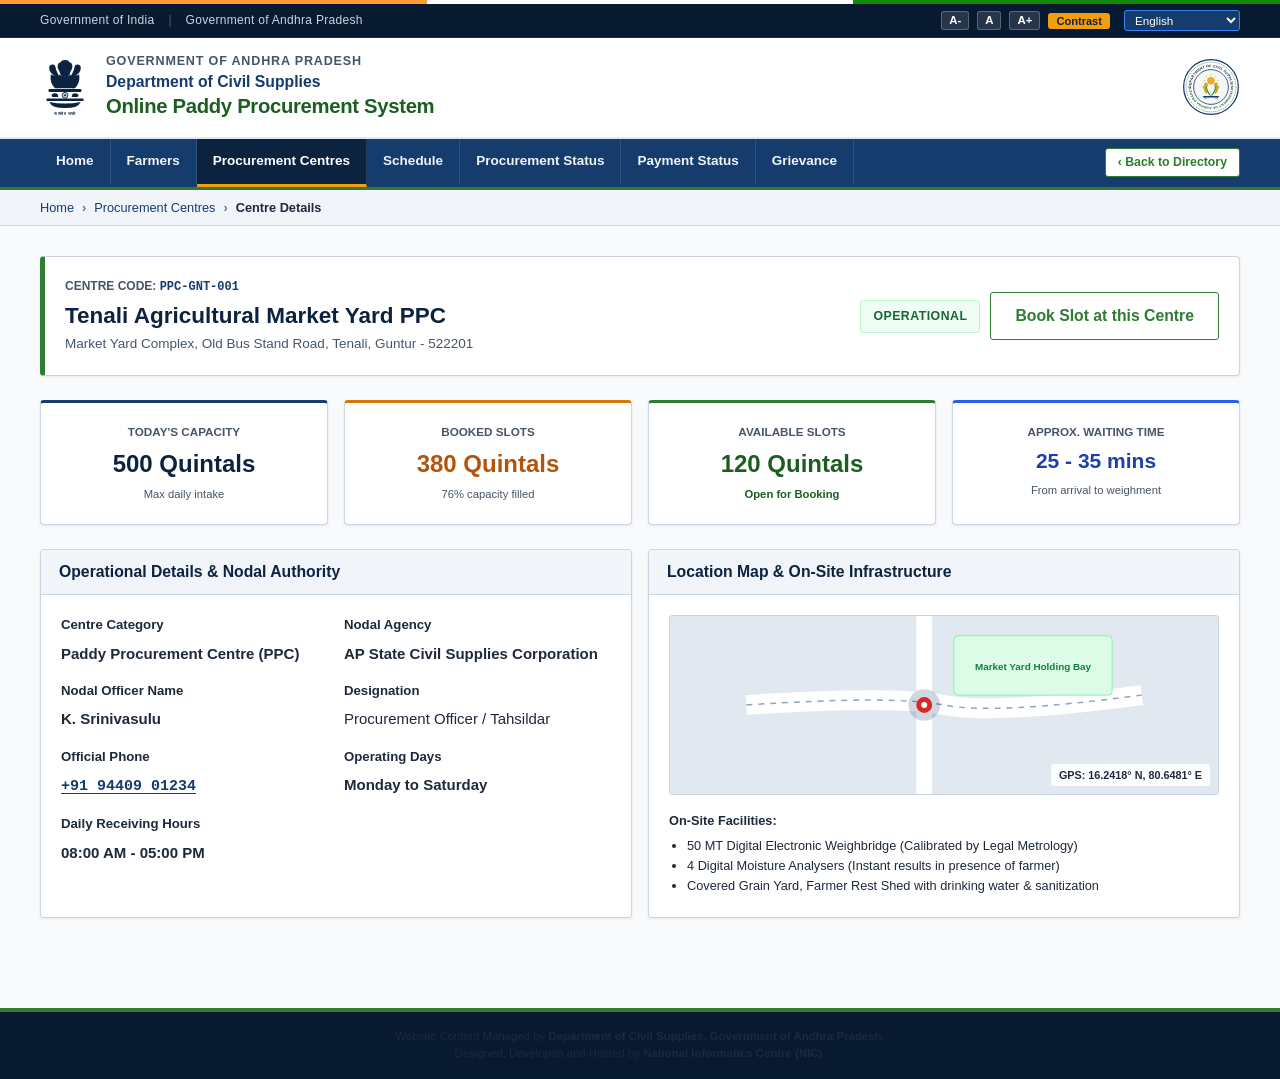
<file: centre-details.html>
<!DOCTYPE html>
<html lang="en">
<head>
  <meta charset="UTF-8">
  <meta name="viewport" content="width=device-width, initial-scale=1.0">
  <meta name="description" content="Procurement Centre Details - Online Paddy Procurement System, Department of Civil Supplies. Daily capacity, officer contacts, queue times, and slot booking.">
  <title>Centre Details | Online Paddy Procurement System</title>
  <link rel="stylesheet" href="css/style.css">
  <link rel="stylesheet" href="css/government.css">
  <link rel="stylesheet" href="css/responsive.css">
</head>
<body>
  <!-- Accessible Skip Link -->
  <a href="#main-content" class="skip-to-content">Skip to Main Content</a>

  <!-- Top Tricolor Stripe -->
  <div class="gov-top-tricolor" aria-hidden="true"></div>

  <!-- Government Top Admin Strip -->
  <div class="gov-top-bar">
    <div class="container gov-top-bar-content">
      <div class="gov-entity-links">
        <span class="gov-entity-link" data-i18n="gov.india">Government of India</span>
        <span style="color: rgba(255,255,255,0.3);">|</span>
        <span class="gov-entity-link" data-i18n="gov.state">Government of Andhra Pradesh</span>
      </div>
      <div class="gov-accessibility-controls">
        <button type="button" id="btn-font-small" class="a11y-btn" aria-label="Decrease Text Size">A-</button>
        <button type="button" id="btn-font-normal" class="a11y-btn" aria-label="Reset Text Size">A</button>
        <button type="button" id="btn-font-large" class="a11y-btn" aria-label="Increase Text Size">A+</button>
        <button type="button" id="btn-contrast-toggle" class="contrast-toggle-btn" aria-label="Toggle High Contrast">Contrast</button>
        <div class="lang-select-wrapper">
          <label for="header-lang-select" class="sr-only" style="position: absolute; left: -9999px;">Language</label>
          <select id="header-lang-select" class="lang-select" aria-label="Select Language">
            <option value="en">English</option>
            <option value="te">తెలుగు (Telugu)</option>
          </select>
        </div>
      </div>
    </div>
  </div>

  <!-- Department Branding Header -->
  <header class="gov-branding-header">
    <div class="container gov-branding-content">
      <a href="index.html" class="gov-branding-left">
        <img src="assets/images/national-emblem.svg" alt="National Emblem of India" class="gov-emblem-img">
        <div class="gov-title-group">
          <span class="gov-state-title" data-i18n="gov.state">Government of Andhra Pradesh</span>
          <span class="gov-dept-title" data-i18n="gov.dept">Department of Civil Supplies</span>
          <span class="gov-portal-title" data-i18n="gov.portal">Online Paddy Procurement System</span>
        </div>
      </a>
      <div class="gov-branding-right">
        <img src="assets/images/state-logo.svg" alt="Civil Supplies Seal" class="gov-state-logo-img">
      </div>
    </div>
  </header>

  <!-- Main Navigation Bar -->
  <nav class="gov-nav-bar" aria-label="Main Navigation">
    <div class="container gov-nav-container">
      <button type="button" class="mobile-menu-toggle" aria-expanded="false" aria-controls="main-nav-menu" aria-label="Toggle Navigation Menu">
        ☰ Menu
      </button>
      <ul id="main-nav-menu" class="gov-nav-menu">
        <li class="gov-nav-item"><a href="index.html" class="gov-nav-link" data-i18n="nav.home">Home</a></li>
        <li class="gov-nav-item"><a href="farmer-registration.html" class="gov-nav-link" data-i18n="nav.farmers">Farmers</a></li>
        <li class="gov-nav-item"><a href="procurement-centres.html" class="gov-nav-link active" data-i18n="nav.centres">Procurement Centres</a></li>
        <li class="gov-nav-item"><a href="slot-booking.html" class="gov-nav-link" data-i18n="nav.schedule">Schedule</a></li>
        <li class="gov-nav-item"><a href="procurement-status.html" class="gov-nav-link" data-i18n="nav.procurementStatus">Procurement Status</a></li>
        <li class="gov-nav-item"><a href="payment-status.html" class="gov-nav-link" data-i18n="nav.paymentStatus">Payment Status</a></li>
        <li class="gov-nav-item"><a href="grievance.html" class="gov-nav-link" data-i18n="nav.grievance">Grievance</a></li>
      </ul>
      <div class="gov-nav-right-actions">
        <a href="procurement-centres.html" class="btn btn-sm btn-secondary">‹ Back to Directory</a>
      </div>
    </div>
  </nav>

  <!-- Breadcrumbs -->
  <div class="breadcrumb-wrapper">
    <div class="container">
      <ul class="breadcrumbs">
        <li><a href="index.html">Home</a></li>
        <li><a href="procurement-centres.html">Procurement Centres</a></li>
        <li class="current">Centre Details</li>
      </ul>
    </div>
  </div>

  <!-- Main Content -->
  <main id="main-content" style="padding: 30px 0;">
    <div class="container">

      <!-- Header Card with CTA -->
      <div class="card" style="border-left: 5px solid var(--agri-green-primary); margin-bottom: 24px;">
        <div class="card-body d-flex justify-between align-center flex-wrap gap-2">
          <div>
            <div style="font-size: 0.8rem; font-weight: 700; color: var(--text-muted); text-transform: uppercase;">
              Centre Code: <span id="detail-centre-code" style="font-family: var(--font-mono); color: var(--gov-navy-primary);">PPC-GNT-001</span>
            </div>
            <h2 id="detail-centre-name" style="font-size: 1.5rem; color: var(--gov-navy-dark); margin: 4px 0;">
              Tenali Agricultural Market Yard PPC
            </h2>
            <p id="detail-centre-address" class="text-muted" style="margin: 0; font-size: 0.9rem;">
              Market Yard Complex, Old Bus Stand Road, Tenali, Guntur - 522201
            </p>
          </div>
          <div style="display: flex; gap: 10px; align-items: center;">
            <span class="badge badge-success" style="padding: 6px 12px; font-size: 0.82rem;">Operational</span>
            <a id="btn-book-this-centre" href="slot-booking.html" class="btn btn-lg btn-success">
              Book Slot at this Centre
            </a>
          </div>
        </div>
      </div>

      <!-- Capacity & Live Queue Metrics -->
      <div class="grid-4" style="margin-bottom: 24px;">
        <div class="card" style="margin-bottom: 0; border-top: 3px solid var(--gov-navy-primary);">
          <div class="card-body text-center">
            <div style="font-size: 0.78rem; font-weight: 700; color: var(--text-muted); text-transform: uppercase;">Today's Capacity</div>
            <div id="detail-today-capacity" style="font-size: 1.6rem; font-weight: 900; color: var(--gov-navy-dark); margin: 4px 0;">500 Quintals</div>
            <div style="font-size: 0.75rem; color: var(--text-muted);">Max daily intake</div>
          </div>
        </div>
        <div class="card" style="margin-bottom: 0; border-top: 3px solid #d97706;">
          <div class="card-body text-center">
            <div style="font-size: 0.78rem; font-weight: 700; color: var(--text-muted); text-transform: uppercase;">Booked Slots</div>
            <div id="detail-booked-slots" style="font-size: 1.6rem; font-weight: 900; color: #b45309; margin: 4px 0;">380 Quintals</div>
            <div style="font-size: 0.75rem; color: var(--text-muted);">76% capacity filled</div>
          </div>
        </div>
        <div class="card" style="margin-bottom: 0; border-top: 3px solid var(--agri-green-primary);">
          <div class="card-body text-center">
            <div style="font-size: 0.78rem; font-weight: 700; color: var(--text-muted); text-transform: uppercase;">Available Slots</div>
            <div id="detail-available-slots" style="font-size: 1.6rem; font-weight: 900; color: var(--agri-green-dark); margin: 4px 0;">120 Quintals</div>
            <div style="font-size: 0.75rem; color: var(--agri-green-dark); font-weight: 600;">Open for Booking</div>
          </div>
        </div>
        <div class="card" style="margin-bottom: 0; border-top: 3px solid #2563eb;">
          <div class="card-body text-center">
            <div style="font-size: 0.78rem; font-weight: 700; color: var(--text-muted); text-transform: uppercase;">Approx. Waiting Time</div>
            <div id="detail-waiting-time" style="font-size: 1.4rem; font-weight: 900; color: #1e40af; margin: 4px 0;">25 - 35 mins</div>
            <div style="font-size: 0.75rem; color: var(--text-muted);">From arrival to weighment</div>
          </div>
        </div>
      </div>

      <!-- Detail Grid: Officer & Timings vs Map -->
      <div class="grid-2">
        
        <!-- Left: Operating Specifications -->
        <div class="card">
          <div class="card-header">
            <h3>Operational Details &amp; Nodal Authority</h3>
          </div>
          <div class="card-body">
            <div class="grid-2 mb-2">
              <div>
                <span class="form-label">Centre Category</span>
                <strong id="detail-centre-type">Paddy Procurement Centre (PPC)</strong>
              </div>
              <div>
                <span class="form-label">Nodal Agency</span>
                <strong id="detail-agency-name">AP State Civil Supplies Corporation</strong>
              </div>
            </div>
            <div class="grid-2 mb-2">
              <div>
                <span class="form-label">Nodal Officer Name</span>
                <strong id="detail-officer-name">K. Srinivasulu</strong>
              </div>
              <div>
                <span class="form-label">Designation</span>
                <span id="detail-officer-desig">Procurement Officer / Tahsildar</span>
              </div>
            </div>
            <div class="grid-2 mb-2">
              <div>
                <span class="form-label">Official Phone</span>
                <a id="detail-officer-phone" href="tel:9440901234" style="font-weight: 700; font-family: var(--font-mono); color: var(--gov-navy-primary);">+91 94409 01234</a>
              </div>
              <div>
                <span class="form-label">Operating Days</span>
                <strong id="detail-operating-days">Monday to Saturday</strong>
              </div>
            </div>
            <div class="form-group mb-0">
              <span class="form-label">Daily Receiving Hours</span>
              <strong id="detail-operating-hours">08:00 AM - 05:00 PM</strong>
            </div>
          </div>
        </div>

        <!-- Right: Map Placeholder & Infrastructure -->
        <div class="card">
          <div class="card-header">
            <h3>Location Map &amp; On-Site Infrastructure</h3>
          </div>
          <div class="card-body">
            <!-- Stylized Map Placeholder SVG -->
            <div style="width: 100%; height: 180px; background: #e2e8f0; border-radius: var(--radius-sm); position: relative; overflow: hidden; border: 1px solid var(--border-color); display: flex; align-items: center; justify-content: center;">
              <svg width="100%" height="100%" viewBox="0 0 400 180" xmlns="http://www.w3.org/2000/svg">
                <!-- Roads -->
                <rect width="400" height="180" fill="#e2e8f0"/>
                <path d="M 0,90 Q 150,80 200,90 T 400,80" fill="none" stroke="#ffffff" stroke-width="20"/>
                <path d="M 180,0 L 180,180" fill="none" stroke="#ffffff" stroke-width="16"/>
                <path d="M 0,90 Q 150,80 200,90 T 400,80" fill="none" stroke="#94a3b8" stroke-width="1.5" stroke-dasharray="6,6"/>
                <!-- Green Parks / Agricultural Yards -->
                <rect x="210" y="20" width="160" height="60" rx="4" fill="#dcfce7" stroke="#86efac"/>
                <text x="290" y="55" font-family="'Segoe UI', sans-serif" font-size="10" fill="#15803d" text-anchor="middle" font-weight="700">Market Yard Holding Bay</text>
                <!-- Center Pin -->
                <circle cx="180" cy="90" r="16" fill="#163b6d" opacity="0.2"/>
                <circle cx="180" cy="90" r="8" fill="#dc2626"/>
                <circle cx="180" cy="90" r="3" fill="#ffffff"/>
              </svg>
              <div style="position: absolute; bottom: 8px; right: 8px; background: rgba(255,255,255,0.9); padding: 3px 8px; font-size: 0.72rem; border-radius: 2px; font-weight: 600;">
                GPS: 16.2418° N, 80.6481° E
              </div>
            </div>

            <div class="mt-2" style="font-size: 0.85rem; line-height: 1.6;">
              <strong>On-Site Facilities:</strong>
              <ul style="padding-left: 18px; margin-top: 4px; color: var(--text-dark);">
                <li>50 MT Digital Electronic Weighbridge (Calibrated by Legal Metrology)</li>
                <li>4 Digital Moisture Analysers (Instant results in presence of farmer)</li>
                <li>Covered Grain Yard, Farmer Rest Shed with drinking water &amp; sanitization</li>
              </ul>
            </div>
          </div>
        </div>

      </div>

    </div>
  </main>

  <!-- Government Footer -->
  <footer class="gov-footer">
    <div class="container gov-footer-bottom">
      <p style="margin: 0; font-size: 0.76rem;">
        Website Content Managed by <strong>Department of Civil Supplies, Government of Andhra Pradesh</strong>.<br>
        Designed, Developed and Hosted by <strong>National Informatics Centre (NIC)</strong>.
      </p>
    </div>
  </footer>

  <!-- Scripts -->
  <script src="js/language.js"></script>
  <script src="js/main.js"></script>
  <script src="js/centres.js"></script>
</body>
</html>
</file>
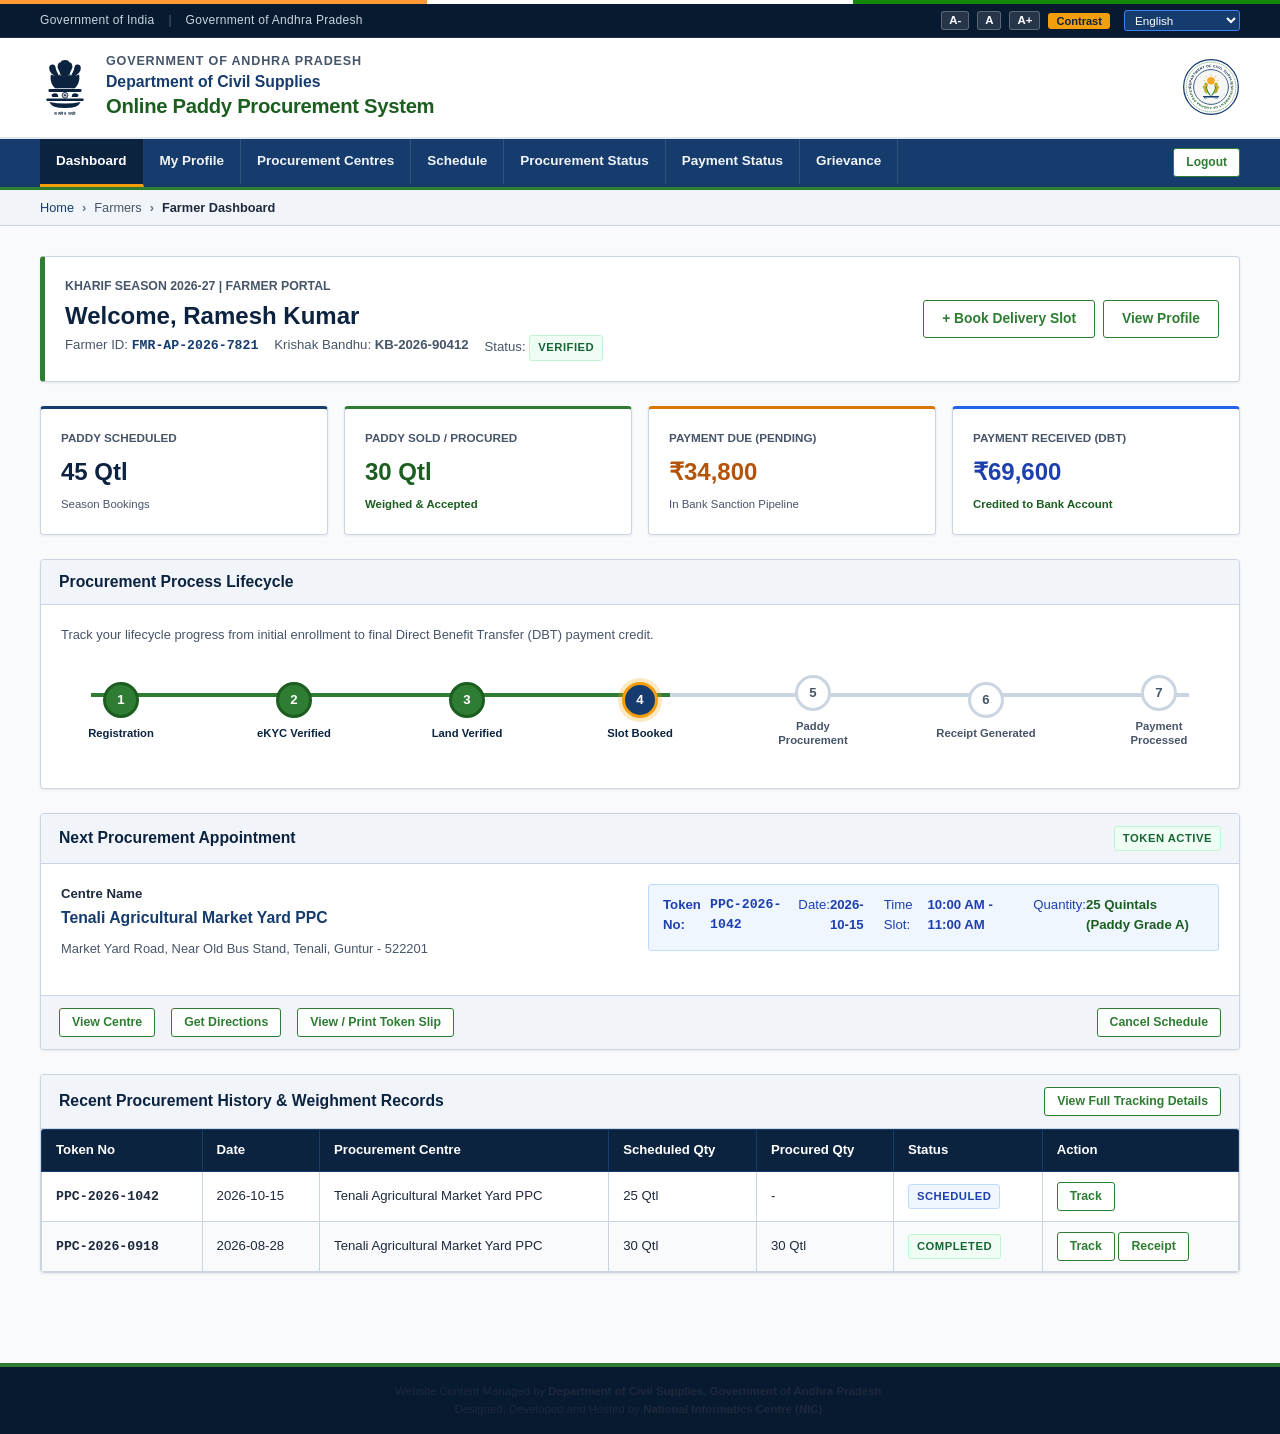
<file: farmer-dashboard.html>
<!DOCTYPE html>
<html lang="en">
<head>
  <meta charset="UTF-8">
  <meta name="viewport" content="width=device-width, initial-scale=1.0">
  <meta name="description" content="Farmer Dashboard - Online Paddy Procurement System, Department of Civil Supplies. Manage procurement appointments, view delivery tokens, and track bank payouts.">
  <title>Farmer Dashboard | Online Paddy Procurement System</title>
  <link rel="stylesheet" href="css/style.css">
  <link rel="stylesheet" href="css/government.css">
  <link rel="stylesheet" href="css/responsive.css">
</head>
<body>
  <!-- Accessible Skip Link -->
  <a href="#main-content" class="skip-to-content">Skip to Main Content</a>

  <!-- Top Tricolor Stripe -->
  <div class="gov-top-tricolor" aria-hidden="true"></div>

  <!-- Government Top Admin Strip -->
  <div class="gov-top-bar">
    <div class="container gov-top-bar-content">
      <div class="gov-entity-links">
        <span class="gov-entity-link" data-i18n="gov.india">Government of India</span>
        <span style="color: rgba(255,255,255,0.3);">|</span>
        <span class="gov-entity-link" data-i18n="gov.state">Government of Andhra Pradesh</span>
      </div>
      <div class="gov-accessibility-controls">
        <button type="button" id="btn-font-small" class="a11y-btn" aria-label="Decrease Text Size">A-</button>
        <button type="button" id="btn-font-normal" class="a11y-btn" aria-label="Reset Text Size">A</button>
        <button type="button" id="btn-font-large" class="a11y-btn" aria-label="Increase Text Size">A+</button>
        <button type="button" id="btn-contrast-toggle" class="contrast-toggle-btn" aria-label="Toggle High Contrast">Contrast</button>
        <div class="lang-select-wrapper">
          <label for="header-lang-select" class="sr-only" style="position: absolute; left: -9999px;">Language</label>
          <select id="header-lang-select" class="lang-select" aria-label="Select Language">
            <option value="en">English</option>
            <option value="te">తెలుగు (Telugu)</option>
          </select>
        </div>
      </div>
    </div>
  </div>

  <!-- Department Branding Header -->
  <header class="gov-branding-header">
    <div class="container gov-branding-content">
      <a href="index.html" class="gov-branding-left">
        <img src="assets/images/national-emblem.svg" alt="National Emblem of India" class="gov-emblem-img">
        <div class="gov-title-group">
          <span class="gov-state-title" data-i18n="gov.state">Government of Andhra Pradesh</span>
          <span class="gov-dept-title" data-i18n="gov.dept">Department of Civil Supplies</span>
          <span class="gov-portal-title" data-i18n="gov.portal">Online Paddy Procurement System</span>
        </div>
      </a>
      <div class="gov-branding-right">
        <img src="assets/images/state-logo.svg" alt="Civil Supplies Seal" class="gov-state-logo-img">
      </div>
    </div>
  </header>

  <!-- Main Navigation Bar -->
  <nav class="gov-nav-bar" aria-label="Main Navigation">
    <div class="container gov-nav-container">
      <button type="button" class="mobile-menu-toggle" aria-expanded="false" aria-controls="main-nav-menu" aria-label="Toggle Navigation Menu">
        ☰ Menu
      </button>
      <ul id="main-nav-menu" class="gov-nav-menu">
        <li class="gov-nav-item"><a href="farmer-dashboard.html" class="gov-nav-link active">Dashboard</a></li>
        <li class="gov-nav-item"><a href="farmer-profile.html" class="gov-nav-link">My Profile</a></li>
        <li class="gov-nav-item"><a href="procurement-centres.html" class="gov-nav-link" data-i18n="nav.centres">Procurement Centres</a></li>
        <li class="gov-nav-item"><a href="slot-booking.html" class="gov-nav-link" data-i18n="nav.schedule">Schedule</a></li>
        <li class="gov-nav-item"><a href="procurement-status.html" class="gov-nav-link" data-i18n="nav.procurementStatus">Procurement Status</a></li>
        <li class="gov-nav-item"><a href="payment-status.html" class="gov-nav-link" data-i18n="nav.paymentStatus">Payment Status</a></li>
        <li class="gov-nav-item"><a href="grievance.html" class="gov-nav-link" data-i18n="nav.grievance">Grievance</a></li>
      </ul>
      <div class="gov-nav-right-actions">
        <button type="button" id="btn-logout" class="btn btn-sm btn-danger" style="font-size: 0.8rem;">
          Logout
        </button>
      </div>
    </div>
  </nav>

  <!-- Breadcrumbs -->
  <div class="breadcrumb-wrapper">
    <div class="container">
      <ul class="breadcrumbs">
        <li><a href="index.html">Home</a></li>
        <li>Farmers</li>
        <li class="current">Farmer Dashboard</li>
      </ul>
    </div>
  </div>

  <!-- Main Content -->
  <main id="main-content" style="padding: 30px 0;">
    <div class="container">

      <!-- Farmer Welcome Banner Card -->
      <div class="card" style="border-left: 5px solid var(--agri-green-primary); margin-bottom: 24px;">
        <div class="card-body" style="display: flex; justify-content: space-between; align-items: center; flex-wrap: wrap; gap: 16px;">
          <div>
            <div style="font-size: 0.82rem; font-weight: 700; color: var(--text-muted); text-transform: uppercase;">
              Kharif Season 2026-27 | Farmer Portal
            </div>
            <h2 style="font-size: 1.6rem; color: var(--gov-navy-dark); margin-top: 4px; margin-bottom: 4px;">
              Welcome, <span id="dash-farmer-name">Ramesh Kumar</span>
            </h2>
            <div style="font-size: 0.88rem; color: var(--text-muted); display: flex; gap: 16px; flex-wrap: wrap;">
              <span>Farmer ID: <strong id="dash-farmer-id" style="font-family: var(--font-mono); color: var(--gov-navy-primary);">FMR-AP-2026-7821</strong></span>
              <span>Krishak Bandhu: <strong id="dash-kb-id">KB-2026-90412</strong></span>
              <span>Status: <span id="dash-reg-status" class="badge badge-success">Verified</span></span>
            </div>
          </div>
          <div style="display: flex; gap: 8px;">
            <a href="slot-booking.html" class="btn btn-success">
              + Book Delivery Slot
            </a>
            <a href="farmer-profile.html" class="btn btn-secondary">
              View Profile
            </a>
          </div>
        </div>
      </div>

      <!-- 4 KPI Stats Cards -->
      <div class="grid-4" style="margin-bottom: 24px;">
        <!-- Card 1 -->
        <div class="card" style="margin-bottom: 0; border-top: 3px solid var(--gov-navy-primary);">
          <div class="card-body">
            <div style="font-size: 0.78rem; font-weight: 700; color: var(--text-muted); text-transform: uppercase;">Paddy Scheduled</div>
            <div id="stat-scheduled-qty" style="font-size: 1.6rem; font-weight: 900; color: var(--gov-navy-dark); margin: 6px 0;">45 Qtl</div>
            <div style="font-size: 0.76rem; color: var(--text-muted);">Season Bookings</div>
          </div>
        </div>
        <!-- Card 2 -->
        <div class="card" style="margin-bottom: 0; border-top: 3px solid var(--agri-green-primary);">
          <div class="card-body">
            <div style="font-size: 0.78rem; font-weight: 700; color: var(--text-muted); text-transform: uppercase;">Paddy Sold / Procured</div>
            <div id="stat-sold-qty" style="font-size: 1.6rem; font-weight: 900; color: var(--agri-green-dark); margin: 6px 0;">30 Qtl</div>
            <div style="font-size: 0.76rem; color: var(--agri-green-dark); font-weight: 600;">Weighed &amp; Accepted</div>
          </div>
        </div>
        <!-- Card 3 -->
        <div class="card" style="margin-bottom: 0; border-top: 3px solid #d97706;">
          <div class="card-body">
            <div style="font-size: 0.78rem; font-weight: 700; color: var(--text-muted); text-transform: uppercase;">Payment Due (Pending)</div>
            <div id="stat-payment-due" style="font-size: 1.6rem; font-weight: 900; color: #b45309; margin: 6px 0;">₹34,800</div>
            <div style="font-size: 0.76rem; color: var(--text-muted);">In Bank Sanction Pipeline</div>
          </div>
        </div>
        <!-- Card 4 -->
        <div class="card" style="margin-bottom: 0; border-top: 3px solid #2563eb;">
          <div class="card-body">
            <div style="font-size: 0.78rem; font-weight: 700; color: var(--text-muted); text-transform: uppercase;">Payment Received (DBT)</div>
            <div id="stat-payment-received" style="font-size: 1.6rem; font-weight: 900; color: #1e40af; margin: 6px 0;">₹69,600</div>
            <div style="font-size: 0.76rem; color: var(--agri-green-dark); font-weight: 600;">Credited to Bank Account</div>
          </div>
        </div>
      </div>

      <!-- Main Status Timeline Stepper -->
      <div class="card" style="margin-bottom: 24px;">
        <div class="card-header">
          <h3>Procurement Process Lifecycle</h3>
        </div>
        <div class="card-body">
          <p class="text-muted" style="font-size: 0.86rem; margin-bottom: 0;">
            Track your lifecycle progress from initial enrollment to final Direct Benefit Transfer (DBT) payment credit.
          </p>

          <div class="procurement-stepper" aria-label="Procurement Progress">
            <div id="dash-stepper-progress" class="stepper-progress-bar" style="width: 50%;"></div>
            
            <div class="step-item dash-step-item completed">
              <div class="step-circle">1</div>
              <span class="step-label">Registration</span>
            </div>
            <div class="step-item dash-step-item completed">
              <div class="step-circle">2</div>
              <span class="step-label">eKYC Verified</span>
            </div>
            <div class="step-item dash-step-item completed">
              <div class="step-circle">3</div>
              <span class="step-label">Land Verified</span>
            </div>
            <div class="step-item dash-step-item active">
              <div class="step-circle">4</div>
              <span class="step-label">Slot Booked</span>
            </div>
            <div class="step-item dash-step-item">
              <div class="step-circle">5</div>
              <span class="step-label">Paddy Procurement</span>
            </div>
            <div class="step-item dash-step-item">
              <div class="step-circle">6</div>
              <span class="step-label">Receipt Generated</span>
            </div>
            <div class="step-item dash-step-item">
              <div class="step-circle">7</div>
              <span class="step-label">Payment Processed</span>
            </div>
          </div>
        </div>
      </div>

      <!-- Next Procurement Appointment Card -->
      <div id="appointment-card-container" class="card" style="margin-bottom: 24px;">
        <!-- Injected dynamically by dashboard.js -->
      </div>

      <!-- Procurement History Table -->
      <div class="card">
        <div class="card-header d-flex justify-between align-center">
          <h3>Recent Procurement History &amp; Weighment Records</h3>
          <a href="procurement-status.html" class="btn btn-sm btn-outline-navy">View Full Tracking Details</a>
        </div>
        <div class="card-body" style="padding: 0;">
          <div class="table-responsive" style="margin-bottom: 0; border: none;">
            <table class="gov-table" aria-label="Farmer Procurement History">
              <thead>
                <tr>
                  <th>Token No</th>
                  <th>Date</th>
                  <th>Procurement Centre</th>
                  <th>Scheduled Qty</th>
                  <th>Procured Qty</th>
                  <th>Status</th>
                  <th>Action</th>
                </tr>
              </thead>
              <tbody id="dash-history-tbody">
                <!-- Injected dynamically by dashboard.js -->
              </tbody>
            </table>
          </div>
        </div>
      </div>

    </div>
  </main>

  <!-- Cancel Schedule Modal -->
  <div id="cancel-schedule-modal" class="modal-backdrop" role="dialog" aria-modal="true" aria-labelledby="cancel-modal-title">
    <div class="modal-dialog">
      <div class="modal-header" style="background: #dc2626;">
        <h3 id="cancel-modal-title">Cancel Procurement Appointment</h3>
        <button type="button" class="modal-close" onclick="closeModal('cancel-schedule-modal')" aria-label="Close Modal">&times;</button>
      </div>
      <div class="modal-body">
        <div class="alert alert-warning">
          <strong>Warning:</strong> Are you sure you want to cancel this scheduled delivery appointment? The reserved weighbridge capacity will be immediately released to other farmers.
        </div>
        <p style="font-size: 0.88rem; color: var(--text-dark);">
          You can book another slot at any available procurement centre after cancellation.
        </p>
      </div>
      <div class="modal-footer">
        <button type="button" class="btn btn-secondary" onclick="closeModal('cancel-schedule-modal')">No, Keep Appointment</button>
        <button type="button" class="btn btn-danger" onclick="executeCancelAppointment()">Yes, Cancel Schedule</button>
      </div>
    </div>
  </div>

  <!-- Government Footer -->
  <footer class="gov-footer">
    <div class="container gov-footer-bottom">
      <p style="margin: 0; font-size: 0.76rem;">
        Website Content Managed by <strong>Department of Civil Supplies, Government of Andhra Pradesh</strong>.<br>
        Designed, Developed and Hosted by <strong>National Informatics Centre (NIC)</strong>.
      </p>
    </div>
  </footer>

  <!-- Scripts -->
  <script src="js/language.js"></script>
  <script src="js/main.js"></script>
  <script src="js/dashboard.js"></script>
</body>
</html>
</file>
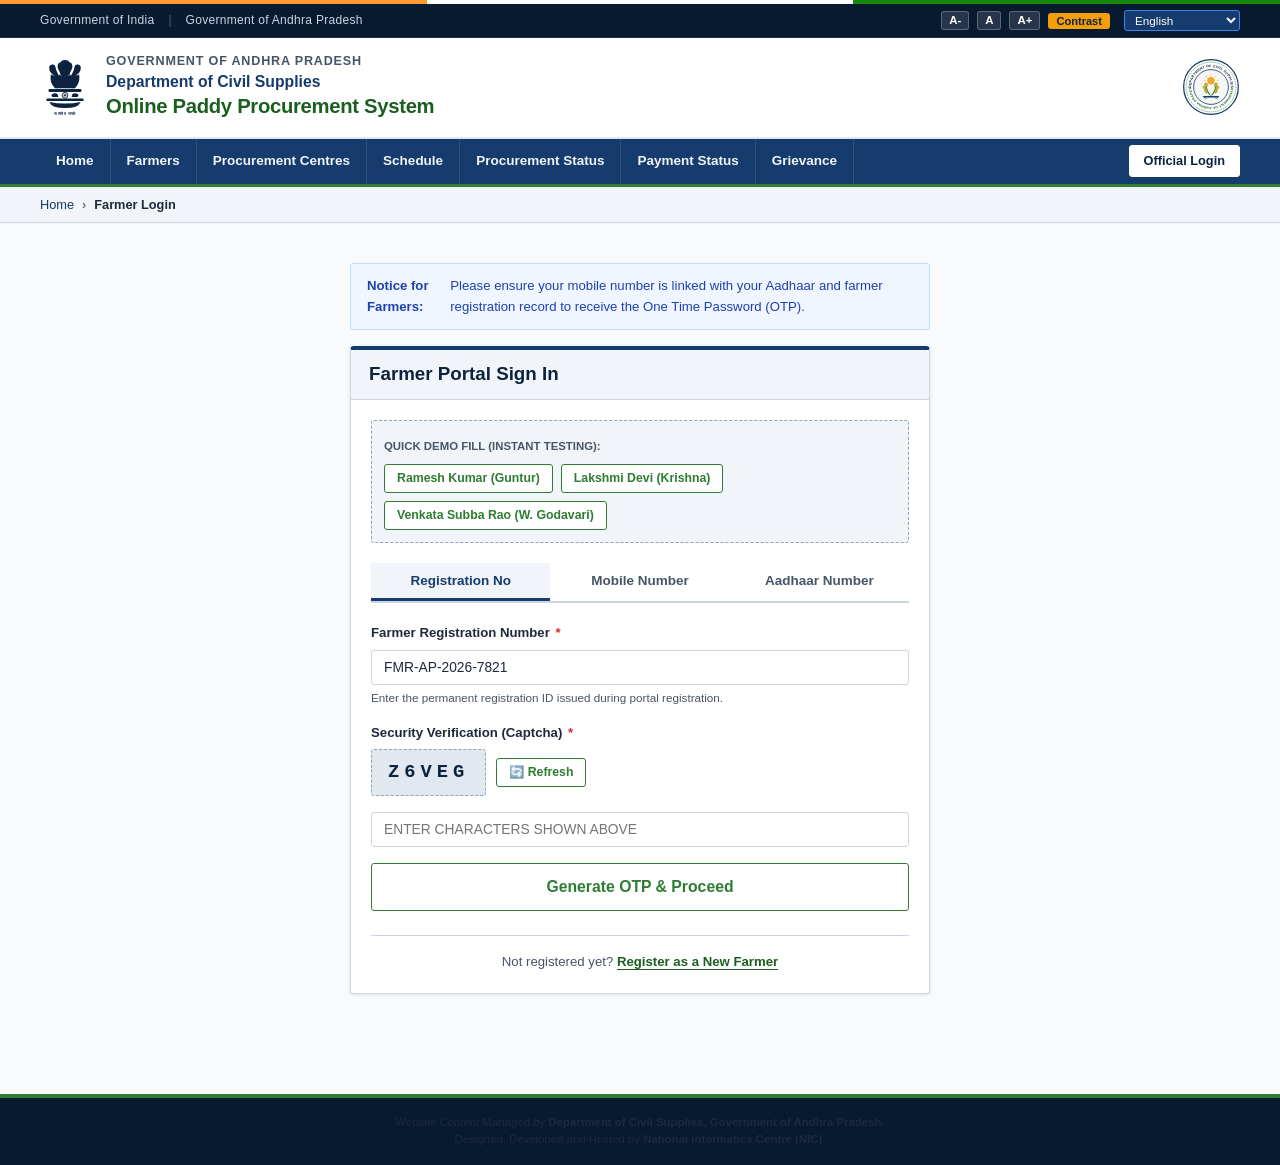
<file: farmer-login.html>
<!DOCTYPE html>
<html lang="en">
<head>
  <meta charset="UTF-8">
  <meta name="viewport" content="width=device-width, initial-scale=1.0">
  <meta name="description" content="Farmer Login - Online Paddy Procurement System, Department of Civil Supplies. Secure OTP login via Registration Number, Mobile, or Aadhaar.">
  <title>Farmer Login | Online Paddy Procurement System</title>
  <link rel="stylesheet" href="css/style.css">
  <link rel="stylesheet" href="css/government.css">
  <link rel="stylesheet" href="css/responsive.css">
  <style>
    .auth-tabs-nav {
      display: flex;
      border-bottom: 2px solid var(--border-color);
      margin-bottom: 20px;
    }
    .auth-tab {
      flex: 1;
      padding: 10px 12px;
      background: transparent;
      border: none;
      border-bottom: 3px solid transparent;
      font-size: 0.9rem;
      font-weight: 600;
      color: var(--text-muted);
      cursor: pointer;
      text-align: center;
      transition: all 0.15s ease;
    }
    .auth-tab.active {
      color: var(--gov-navy-primary);
      border-bottom-color: var(--gov-navy-primary);
      background-color: var(--bg-alt);
    }
    .auth-tab-content {
      display: none;
    }
    .auth-tab-content.active {
      display: block;
    }
    .captcha-container {
      display: flex;
      align-items: center;
      gap: 10px;
      margin-bottom: 16px;
    }
    .captcha-display {
      background: #e2e8f0;
      padding: 8px 16px;
      font-family: 'Consolas', 'Courier New', monospace;
      font-size: 1.25rem;
      font-weight: 800;
      letter-spacing: 5px;
      color: #0c2340;
      border-radius: var(--radius-sm);
      border: 1px dashed #94a3b8;
      user-select: none;
    }
    .otp-grid {
      display: flex;
      gap: 8px;
      justify-content: center;
      margin: 20px 0;
    }
    .otp-box {
      width: 44px;
      height: 50px;
      text-align: center;
      font-size: 1.4rem;
      font-weight: 700;
      font-family: var(--font-mono);
      border: 2px solid var(--border-color);
      border-radius: var(--radius-sm);
    }
    .otp-box:focus {
      border-color: var(--gov-navy-primary);
      outline: none;
    }
  </style>
</head>
<body>
  <!-- Accessible Skip Link -->
  <a href="#main-content" class="skip-to-content">Skip to Main Content</a>

  <!-- Top Tricolor Stripe -->
  <div class="gov-top-tricolor" aria-hidden="true"></div>

  <!-- Government Top Admin Strip -->
  <div class="gov-top-bar">
    <div class="container gov-top-bar-content">
      <div class="gov-entity-links">
        <span class="gov-entity-link" data-i18n="gov.india">Government of India</span>
        <span style="color: rgba(255,255,255,0.3);">|</span>
        <span class="gov-entity-link" data-i18n="gov.state">Government of Andhra Pradesh</span>
      </div>
      <div class="gov-accessibility-controls">
        <button type="button" id="btn-font-small" class="a11y-btn" aria-label="Decrease Text Size">A-</button>
        <button type="button" id="btn-font-normal" class="a11y-btn" aria-label="Reset Text Size">A</button>
        <button type="button" id="btn-font-large" class="a11y-btn" aria-label="Increase Text Size">A+</button>
        <button type="button" id="btn-contrast-toggle" class="contrast-toggle-btn" aria-label="Toggle High Contrast">Contrast</button>
        <div class="lang-select-wrapper">
          <label for="header-lang-select" class="sr-only" style="position: absolute; left: -9999px;">Language</label>
          <select id="header-lang-select" class="lang-select" aria-label="Select Language">
            <option value="en">English</option>
            <option value="te">తెలుగు (Telugu)</option>
          </select>
        </div>
      </div>
    </div>
  </div>

  <!-- Department Branding Header -->
  <header class="gov-branding-header">
    <div class="container gov-branding-content">
      <a href="index.html" class="gov-branding-left">
        <img src="assets/images/national-emblem.svg" alt="National Emblem of India" class="gov-emblem-img">
        <div class="gov-title-group">
          <span class="gov-state-title" data-i18n="gov.state">Government of Andhra Pradesh</span>
          <span class="gov-dept-title" data-i18n="gov.dept">Department of Civil Supplies</span>
          <span class="gov-portal-title" data-i18n="gov.portal">Online Paddy Procurement System</span>
        </div>
      </a>
      <div class="gov-branding-right">
        <img src="assets/images/state-logo.svg" alt="Civil Supplies Seal" class="gov-state-logo-img">
      </div>
    </div>
  </header>

  <!-- Main Navigation Bar -->
  <nav class="gov-nav-bar" aria-label="Main Navigation">
    <div class="container gov-nav-container">
      <button type="button" class="mobile-menu-toggle" aria-expanded="false" aria-controls="main-nav-menu" aria-label="Toggle Navigation Menu">
        ☰ Menu
      </button>
      <ul id="main-nav-menu" class="gov-nav-menu">
        <li class="gov-nav-item"><a href="index.html" class="gov-nav-link" data-i18n="nav.home">Home</a></li>
        <li class="gov-nav-item"><a href="farmer-registration.html" class="gov-nav-link" data-i18n="nav.farmers">Farmers</a></li>
        <li class="gov-nav-item"><a href="procurement-centres.html" class="gov-nav-link" data-i18n="nav.centres">Procurement Centres</a></li>
        <li class="gov-nav-item"><a href="slot-booking.html" class="gov-nav-link" data-i18n="nav.schedule">Schedule</a></li>
        <li class="gov-nav-item"><a href="procurement-status.html" class="gov-nav-link" data-i18n="nav.procurementStatus">Procurement Status</a></li>
        <li class="gov-nav-item"><a href="payment-status.html" class="gov-nav-link" data-i18n="nav.paymentStatus">Payment Status</a></li>
        <li class="gov-nav-item"><a href="grievance.html" class="gov-nav-link" data-i18n="nav.grievance">Grievance</a></li>
      </ul>
      <div class="gov-nav-right-actions">
        <a href="admin-login.html" class="btn btn-sm btn-outline-navy nav-login-btn" style="background:#ffffff; color:#0c2340; border-color:#ffffff;" data-i18n="nav.officialLogin">Official Login</a>
      </div>
    </div>
  </nav>

  <!-- Breadcrumbs -->
  <div class="breadcrumb-wrapper">
    <div class="container">
      <ul class="breadcrumbs">
        <li><a href="index.html">Home</a></li>
        <li class="current">Farmer Login</li>
      </ul>
    </div>
  </div>

  <!-- Main Content -->
  <main id="main-content" style="padding: 40px 0;">
    <div class="container">
      <div style="max-width: 580px; margin: 0 auto;">
        
        <!-- Official Disclaimer Alert -->
        <div class="alert alert-info mb-2">
          <strong>Notice for Farmers:</strong> Please ensure your mobile number is linked with your Aadhaar and farmer registration record to receive the One Time Password (OTP).
        </div>

        <!-- Login Card -->
        <div class="card" style="box-shadow: var(--shadow-card); border-top: 4px solid var(--gov-navy-primary);">
          <div class="card-header" style="background: var(--bg-alt);">
            <h2 style="font-size: 1.25rem;">Farmer Portal Sign In</h2>
          </div>
          <div class="card-body">
            
            <!-- Quick Demo Credentials Filler -->
            <div style="background: #f1f5f9; padding: 12px; border-radius: var(--radius-sm); border: 1px dashed #94a3b8; margin-bottom: 20px;">
              <span style="font-size: 0.76rem; font-weight: 700; color: var(--text-muted); text-transform: uppercase;">
                Quick Demo Fill (Instant Testing):
              </span>
              <div style="display: flex; gap: 8px; margin-top: 8px; flex-wrap: wrap;">
                <button type="button" class="btn btn-sm btn-secondary" onclick="fillDemoFarmer('FMR-AP-2026-7821')">
                  Ramesh Kumar (Guntur)
                </button>
                <button type="button" class="btn btn-sm btn-secondary" onclick="fillDemoFarmer('FMR-AP-2026-4412')">
                  Lakshmi Devi (Krishna)
                </button>
                <button type="button" class="btn btn-sm btn-secondary" onclick="fillDemoFarmer('FMR-AP-2026-9023')">
                  Venkata Subba Rao (W. Godavari)
                </button>
              </div>
            </div>

            <!-- Login Tabs -->
            <div class="auth-tabs-nav" role="tablist">
              <button type="button" class="auth-tab active" data-tab="tab-reg" role="tab" aria-selected="true">
                Registration No
              </button>
              <button type="button" class="auth-tab" data-tab="tab-mobile" role="tab" aria-selected="false">
                Mobile Number
              </button>
              <button type="button" class="auth-tab" data-tab="tab-aadhaar" role="tab" aria-selected="false">
                Aadhaar Number
              </button>
            </div>

            <!-- Tab 1: Registration Number -->
            <div id="tab-reg" class="auth-tab-content active" role="tabpanel">
              <div class="form-group">
                <label for="login-reg-number" class="form-label">Farmer Registration Number <span class="required">*</span></label>
                <input type="text" id="login-reg-number" class="form-control" placeholder="e.g. FMR-AP-2026-7821" value="FMR-AP-2026-7821">
                <span class="form-hint">Enter the permanent registration ID issued during portal registration.</span>
              </div>
            </div>

            <!-- Tab 2: Mobile Number -->
            <div id="tab-mobile" class="auth-tab-content" role="tabpanel">
              <div class="form-group">
                <label for="login-mobile-number" class="form-label">Registered 10-Digit Mobile Number <span class="required">*</span></label>
                <input type="tel" id="login-mobile-number" class="form-control" placeholder="e.g. 9876543210" maxlength="10">
                <span class="form-hint">Enter the mobile number linked to your farmer profile.</span>
              </div>
            </div>

            <!-- Tab 3: Aadhaar Number -->
            <div id="tab-aadhaar" class="auth-tab-content" role="tabpanel">
              <div class="form-group">
                <label for="login-aadhaar-number" class="form-label">12-Digit Aadhaar Number <span class="required">*</span></label>
                <input type="password" id="login-aadhaar-number" class="form-control" placeholder="e.g. 123456788921" maxlength="12">
                <span class="form-hint">Demo simulation: Aadhaar number is used strictly for local lookup and mock OTP.</span>
              </div>
            </div>

            <!-- Captcha Section -->
            <div class="form-group">
              <label for="login-captcha-input" class="form-label">Security Verification (Captcha) <span class="required">*</span></label>
              <div class="captcha-container">
                <div id="captcha-code" class="captcha-display" data-code="8N4K2">8N4K2</div>
                <button type="button" id="btn-refresh-captcha" class="btn btn-sm btn-secondary" title="Refresh Captcha">
                  🔄 Refresh
                </button>
              </div>
              <input type="text" id="login-captcha-input" class="form-control" placeholder="Enter characters shown above" style="text-transform: uppercase;">
            </div>

            <!-- Submit Button -->
            <div class="mt-2">
              <button type="button" class="btn btn-primary btn-block btn-lg" onclick="triggerLoginOtp()">
                Generate OTP &amp; Proceed
              </button>
            </div>

            <div class="text-center mt-3" style="font-size: 0.88rem; color: var(--text-muted); border-top: 1px solid var(--border-color); padding-top: 16px;">
              Not registered yet? <a href="farmer-registration.html" style="font-weight: 700; color: var(--agri-green-dark);">Register as a New Farmer</a>
            </div>

          </div>
        </div>

      </div>
    </div>
  </main>

  <!-- OTP Verification Modal -->
  <div id="otp-modal" class="modal-backdrop" role="dialog" aria-modal="true" aria-labelledby="otp-modal-title">
    <div class="modal-dialog">
      <div class="modal-header">
        <h3 id="otp-modal-title">Enter Verification Code (OTP)</h3>
        <button type="button" class="modal-close" onclick="closeModal('otp-modal')" aria-label="Close Modal">&times;</button>
      </div>
      <div class="modal-body text-center">
        <p class="text-muted" style="margin-bottom: 8px;">
          An automated 6-digit One Time Password has been dispatched to your linked mobile number ending in:
        </p>
        <strong id="otp-modal-mobile" style="font-size: 1.1rem; color: var(--gov-navy-primary);">XXXX-XX-8921</strong>
        
        <div class="alert alert-info mt-2" style="font-size: 0.82rem; margin-bottom: 0;">
          <strong>Demo Sandbox OTP:</strong> Enter <strong>123456</strong> to verify successfully.
        </div>

        <div class="otp-grid">
          <input type="text" class="otp-box" maxlength="1" autofocus value="1">
          <input type="text" class="otp-box" maxlength="1" value="2">
          <input type="text" class="otp-box" maxlength="1" value="3">
          <input type="text" class="otp-box" maxlength="1" value="4">
          <input type="text" class="otp-box" maxlength="1" value="5">
          <input type="text" class="otp-box" maxlength="1" value="6">
        </div>

        <div style="font-size: 0.85rem; color: var(--text-muted);">
          Time remaining: <strong id="otp-timer-count" style="color: #dc2626;">60s</strong>
        </div>

        <div class="mt-2">
          <button type="button" id="btn-resend-otp" class="btn btn-sm btn-secondary" onclick="startOtpTimer()" disabled>
            Resend OTP
          </button>
        </div>
      </div>
      <div class="modal-footer">
        <button type="button" class="btn btn-secondary" onclick="closeModal('otp-modal')">Cancel</button>
        <button type="button" class="btn btn-success" onclick="verifyFarmerOtp()">Verify OTP &amp; Login</button>
      </div>
    </div>
  </div>

  <!-- Government Footer -->
  <footer class="gov-footer">
    <div class="container gov-footer-bottom">
      <p style="margin: 0; font-size: 0.76rem;">
        Website Content Managed by <strong>Department of Civil Supplies, Government of Andhra Pradesh</strong>.<br>
        Designed, Developed and Hosted by <strong>National Informatics Centre (NIC)</strong>.
      </p>
    </div>
  </footer>

  <!-- Scripts -->
  <script src="js/language.js"></script>
  <script src="js/main.js"></script>
  <script src="js/auth.js"></script>
  <script>
    function triggerLoginOtp() {
      const activeTab = document.querySelector(".auth-tab.active");
      const tabId = activeTab ? activeTab.getAttribute("data-tab") : "tab-reg";
      let identifierType = "reg";
      if (tabId === "tab-mobile") identifierType = "mobile";
      if (tabId === "tab-aadhaar") identifierType = "aadhaar";
      handleFarmerOtpRequest(identifierType);
    }
  </script>
</body>
</html>
</file>
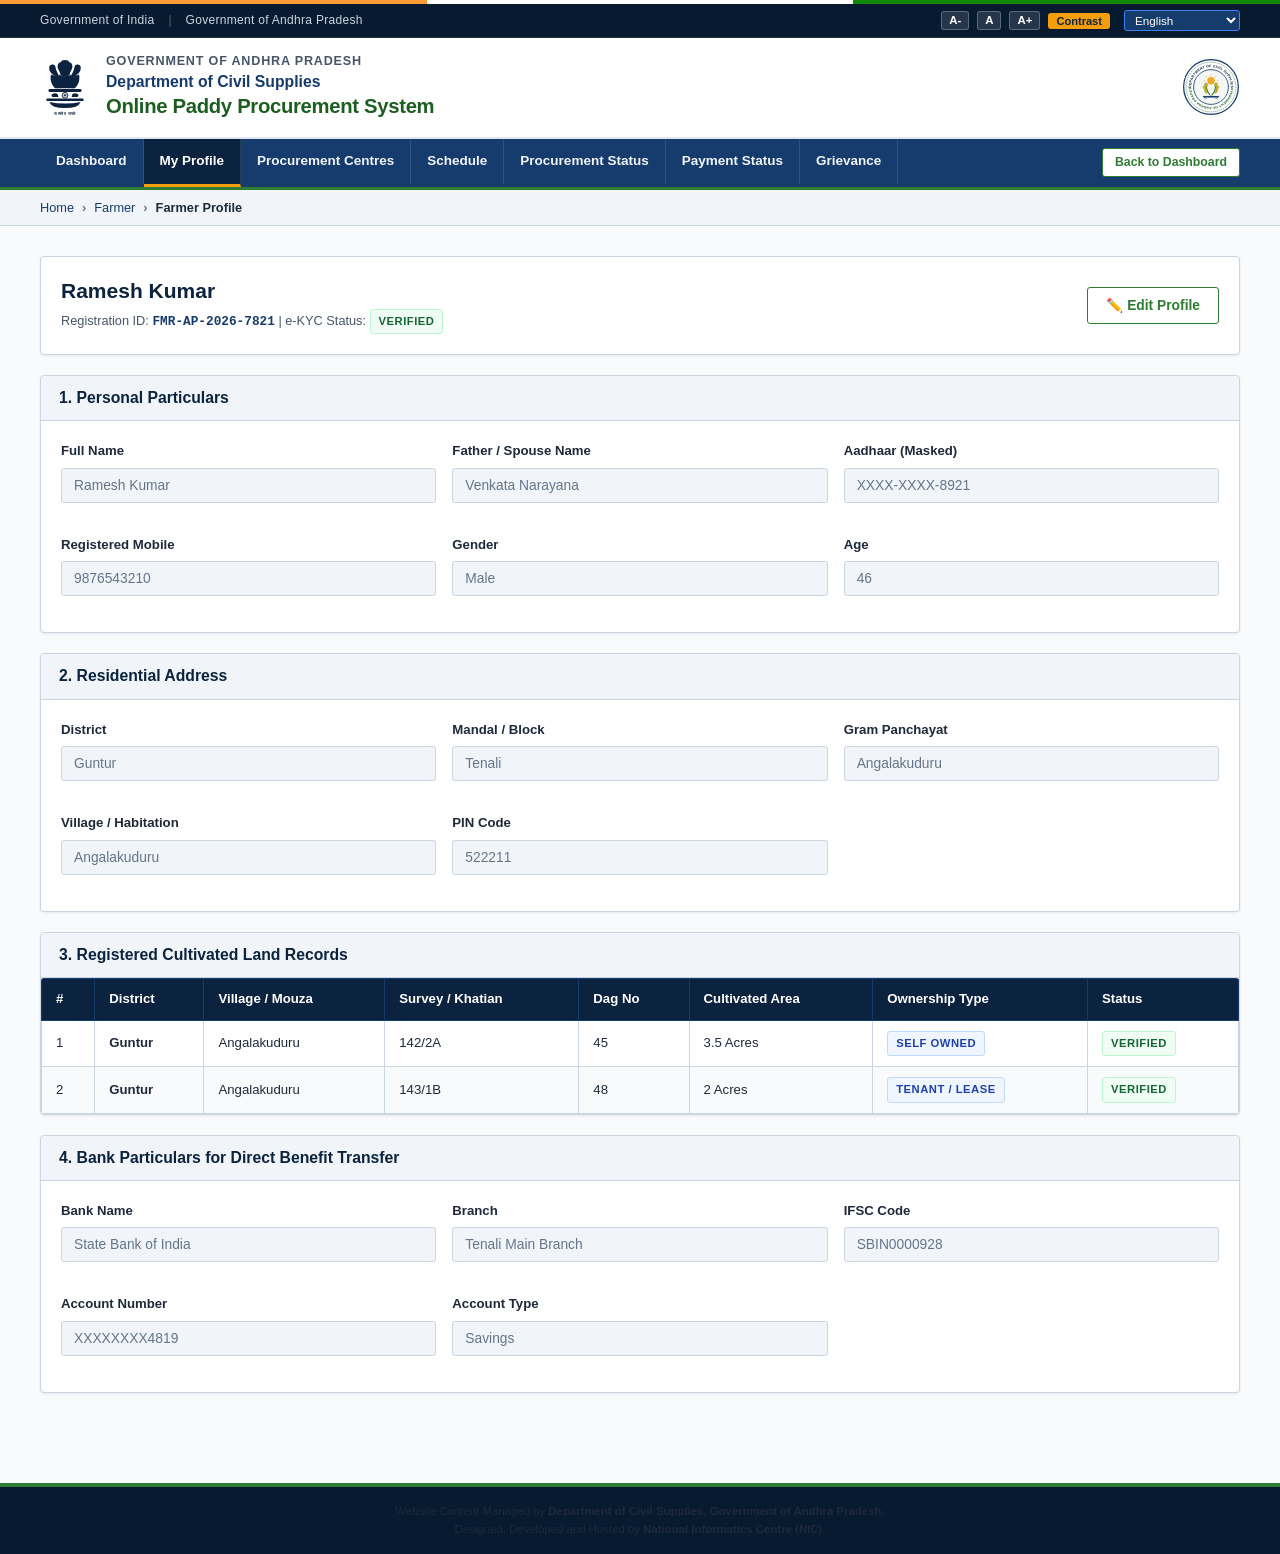
<file: farmer-profile.html>
<!DOCTYPE html>
<html lang="en">
<head>
  <meta charset="UTF-8">
  <meta name="viewport" content="width=device-width, initial-scale=1.0">
  <meta name="description" content="Farmer Profile - Online Paddy Procurement System, Department of Civil Supplies. View and update personal particulars, registered land parcels, and bank details.">
  <title>Farmer Profile | Online Paddy Procurement System</title>
  <link rel="stylesheet" href="css/style.css">
  <link rel="stylesheet" href="css/government.css">
  <link rel="stylesheet" href="css/responsive.css">
</head>
<body>
  <!-- Accessible Skip Link -->
  <a href="#main-content" class="skip-to-content">Skip to Main Content</a>

  <!-- Top Tricolor Stripe -->
  <div class="gov-top-tricolor" aria-hidden="true"></div>

  <!-- Government Top Admin Strip -->
  <div class="gov-top-bar">
    <div class="container gov-top-bar-content">
      <div class="gov-entity-links">
        <span class="gov-entity-link" data-i18n="gov.india">Government of India</span>
        <span style="color: rgba(255,255,255,0.3);">|</span>
        <span class="gov-entity-link" data-i18n="gov.state">Government of Andhra Pradesh</span>
      </div>
      <div class="gov-accessibility-controls">
        <button type="button" id="btn-font-small" class="a11y-btn" aria-label="Decrease Text Size">A-</button>
        <button type="button" id="btn-font-normal" class="a11y-btn" aria-label="Reset Text Size">A</button>
        <button type="button" id="btn-font-large" class="a11y-btn" aria-label="Increase Text Size">A+</button>
        <button type="button" id="btn-contrast-toggle" class="contrast-toggle-btn" aria-label="Toggle High Contrast">Contrast</button>
        <div class="lang-select-wrapper">
          <label for="header-lang-select" class="sr-only" style="position: absolute; left: -9999px;">Language</label>
          <select id="header-lang-select" class="lang-select" aria-label="Select Language">
            <option value="en">English</option>
            <option value="te">తెలుగు (Telugu)</option>
          </select>
        </div>
      </div>
    </div>
  </div>

  <!-- Department Branding Header -->
  <header class="gov-branding-header">
    <div class="container gov-branding-content">
      <a href="index.html" class="gov-branding-left">
        <img src="assets/images/national-emblem.svg" alt="National Emblem of India" class="gov-emblem-img">
        <div class="gov-title-group">
          <span class="gov-state-title" data-i18n="gov.state">Government of Andhra Pradesh</span>
          <span class="gov-dept-title" data-i18n="gov.dept">Department of Civil Supplies</span>
          <span class="gov-portal-title" data-i18n="gov.portal">Online Paddy Procurement System</span>
        </div>
      </a>
      <div class="gov-branding-right">
        <img src="assets/images/state-logo.svg" alt="Civil Supplies Seal" class="gov-state-logo-img">
      </div>
    </div>
  </header>

  <!-- Main Navigation Bar -->
  <nav class="gov-nav-bar" aria-label="Main Navigation">
    <div class="container gov-nav-container">
      <button type="button" class="mobile-menu-toggle" aria-expanded="false" aria-controls="main-nav-menu" aria-label="Toggle Navigation Menu">
        ☰ Menu
      </button>
      <ul id="main-nav-menu" class="gov-nav-menu">
        <li class="gov-nav-item"><a href="farmer-dashboard.html" class="gov-nav-link">Dashboard</a></li>
        <li class="gov-nav-item"><a href="farmer-profile.html" class="gov-nav-link active">My Profile</a></li>
        <li class="gov-nav-item"><a href="procurement-centres.html" class="gov-nav-link" data-i18n="nav.centres">Procurement Centres</a></li>
        <li class="gov-nav-item"><a href="slot-booking.html" class="gov-nav-link" data-i18n="nav.schedule">Schedule</a></li>
        <li class="gov-nav-item"><a href="procurement-status.html" class="gov-nav-link" data-i18n="nav.procurementStatus">Procurement Status</a></li>
        <li class="gov-nav-item"><a href="payment-status.html" class="gov-nav-link" data-i18n="nav.paymentStatus">Payment Status</a></li>
        <li class="gov-nav-item"><a href="grievance.html" class="gov-nav-link" data-i18n="nav.grievance">Grievance</a></li>
      </ul>
      <div class="gov-nav-right-actions">
        <a href="farmer-dashboard.html" class="btn btn-sm btn-secondary">Back to Dashboard</a>
      </div>
    </div>
  </nav>

  <!-- Breadcrumbs -->
  <div class="breadcrumb-wrapper">
    <div class="container">
      <ul class="breadcrumbs">
        <li><a href="index.html">Home</a></li>
        <li><a href="farmer-dashboard.html">Farmer</a></li>
        <li class="current">Farmer Profile</li>
      </ul>
    </div>
  </div>

  <!-- Main Content -->
  <main id="main-content" style="padding: 30px 0;">
    <div class="container">
      
      <!-- Profile Header Action Bar -->
      <div class="card" style="margin-bottom: 20px;">
        <div class="card-body d-flex justify-between align-center flex-wrap gap-2">
          <div>
            <h2 id="prof-name-header" style="margin: 0; font-size: 1.4rem;">Ramesh Kumar</h2>
            <div style="font-size: 0.85rem; color: var(--text-muted); margin-top: 4px;">
              Registration ID: <strong id="prof-id-header" style="font-family: var(--font-mono); color: var(--gov-navy-primary);">FMR-AP-2026-7821</strong> | e-KYC Status: <span class="badge badge-success">Verified</span>
            </div>
          </div>
          <div>
            <button type="button" id="btn-edit-profile" class="btn btn-secondary" onclick="toggleEditProfile()">
              ✏️ Edit Profile
            </button>
            <button type="button" id="btn-save-profile" class="btn btn-success" style="display: none;" onclick="saveProfileChanges()">
              💾 Save Profile Updates
            </button>
          </div>
        </div>
      </div>

      <!-- Section 1: Personal Particulars -->
      <div class="card">
        <div class="card-header">
          <h3>1. Personal Particulars</h3>
        </div>
        <div class="card-body">
          <div class="grid-3">
            <div class="form-group">
              <label for="prof-farmer-name" class="form-label">Full Name</label>
              <input type="text" id="prof-farmer-name" class="form-control" readonly>
            </div>
            <div class="form-group">
              <label for="prof-father-name" class="form-label">Father / Spouse Name</label>
              <input type="text" id="prof-father-name" class="form-control" readonly>
            </div>
            <div class="form-group">
              <label for="prof-aadhaar" class="form-label">Aadhaar (Masked)</label>
              <input type="text" id="prof-aadhaar" class="form-control" readonly>
            </div>
            <div class="form-group">
              <label for="prof-mobile" class="form-label">Registered Mobile</label>
              <input type="tel" id="prof-mobile" class="form-control" readonly>
            </div>
            <div class="form-group">
              <label for="prof-gender" class="form-label">Gender</label>
              <input type="text" id="prof-gender" class="form-control" readonly>
            </div>
            <div class="form-group">
              <label for="prof-age" class="form-label">Age</label>
              <input type="text" id="prof-age" class="form-control" readonly>
            </div>
          </div>
        </div>
      </div>

      <!-- Section 2: Address Particulars -->
      <div class="card">
        <div class="card-header">
          <h3>2. Residential Address</h3>
        </div>
        <div class="card-body">
          <div class="grid-3">
            <div class="form-group">
              <label for="prof-district" class="form-label">District</label>
              <input type="text" id="prof-district" class="form-control" readonly>
            </div>
            <div class="form-group">
              <label for="prof-mandal" class="form-label">Mandal / Block</label>
              <input type="text" id="prof-mandal" class="form-control" readonly>
            </div>
            <div class="form-group">
              <label for="prof-panchayat" class="form-label">Gram Panchayat</label>
              <input type="text" id="prof-panchayat" class="form-control" readonly>
            </div>
            <div class="form-group">
              <label for="prof-village" class="form-label">Village / Habitation</label>
              <input type="text" id="prof-village" class="form-control" readonly>
            </div>
            <div class="form-group">
              <label for="prof-pincode" class="form-label">PIN Code</label>
              <input type="text" id="prof-pincode" class="form-control" readonly>
            </div>
          </div>
        </div>
      </div>

      <!-- Section 3: Land Holding Records -->
      <div class="card">
        <div class="card-header">
          <h3>3. Registered Cultivated Land Records</h3>
        </div>
        <div class="card-body" style="padding: 0;">
          <div class="table-responsive" style="margin-bottom: 0; border: none;">
            <table class="gov-table" aria-label="Land Parcels Table">
              <thead>
                <tr>
                  <th>#</th>
                  <th>District</th>
                  <th>Village / Mouza</th>
                  <th>Survey / Khatian</th>
                  <th>Dag No</th>
                  <th>Cultivated Area</th>
                  <th>Ownership Type</th>
                  <th>Status</th>
                </tr>
              </thead>
              <tbody id="prof-land-tbody">
                <!-- Injected via profile script -->
              </tbody>
            </table>
          </div>
        </div>
      </div>

      <!-- Section 4: Bank & DBT Details -->
      <div class="card">
        <div class="card-header">
          <h3>4. Bank Particulars for Direct Benefit Transfer</h3>
        </div>
        <div class="card-body">
          <div class="grid-3">
            <div class="form-group">
              <label for="prof-bank-name" class="form-label">Bank Name</label>
              <input type="text" id="prof-bank-name" class="form-control" readonly>
            </div>
            <div class="form-group">
              <label for="prof-branch" class="form-label">Branch</label>
              <input type="text" id="prof-branch" class="form-control" readonly>
            </div>
            <div class="form-group">
              <label for="prof-ifsc" class="form-label">IFSC Code</label>
              <input type="text" id="prof-ifsc" class="form-control" readonly>
            </div>
            <div class="form-group">
              <label for="prof-account-no" class="form-label">Account Number</label>
              <input type="text" id="prof-account-no" class="form-control" readonly>
            </div>
            <div class="form-group">
              <label for="prof-account-type" class="form-label">Account Type</label>
              <input type="text" id="prof-account-type" class="form-control" readonly>
            </div>
          </div>
        </div>
      </div>

    </div>
  </main>

  <!-- Government Footer -->
  <footer class="gov-footer">
    <div class="container gov-footer-bottom">
      <p style="margin: 0; font-size: 0.76rem;">
        Website Content Managed by <strong>Department of Civil Supplies, Government of Andhra Pradesh</strong>.<br>
        Designed, Developed and Hosted by <strong>National Informatics Centre (NIC)</strong>.
      </p>
    </div>
  </footer>

  <!-- Scripts -->
  <script src="js/language.js"></script>
  <script src="js/main.js"></script>
  <script>
    let currentProfile = null;
    let isEditing = false;

    function loadProfile() {
      const farmers = JSON.parse(localStorage.getItem("epaddy_farmers") || "[]");
      const currentUser = JSON.parse(localStorage.getItem("epaddy_current_user") || "null");

      if (currentUser && currentUser.role === "Farmer") {
        currentProfile = farmers.find((f) => f.id === currentUser.id) || farmers[0];
      } else if (farmers.length > 0) {
        currentProfile = farmers[0];
      }

      if (!currentProfile) return;

      document.getElementById("prof-name-header").textContent = currentProfile.name;
      document.getElementById("prof-id-header").textContent = currentProfile.id;

      // Fill personal fields
      document.getElementById("prof-farmer-name").value = currentProfile.name || "";
      document.getElementById("prof-father-name").value = currentProfile.fatherName || "";
      document.getElementById("prof-aadhaar").value = currentProfile.aadhaarMasked || "XXXX-XXXX-8921";
      document.getElementById("prof-mobile").value = currentProfile.mobile || "";
      document.getElementById("prof-gender").value = currentProfile.gender || "Male";
      document.getElementById("prof-age").value = currentProfile.age || "46";

      // Fill address fields
      document.getElementById("prof-district").value = currentProfile.district || "Guntur";
      document.getElementById("prof-mandal").value = currentProfile.mandal || "Tenali";
      document.getElementById("prof-panchayat").value = currentProfile.panchayat || "Angalakuduru";
      document.getElementById("prof-village").value = currentProfile.village || "Angalakuduru";
      document.getElementById("prof-pincode").value = currentProfile.pincode || "522211";

      // Fill bank fields
      if (currentProfile.bank) {
        document.getElementById("prof-bank-name").value = currentProfile.bank.bankName || "";
        document.getElementById("prof-branch").value = currentProfile.bank.branch || "";
        document.getElementById("prof-ifsc").value = currentProfile.bank.ifsc || "";
        document.getElementById("prof-account-no").value = currentProfile.bank.accountNumberMasked || "";
        document.getElementById("prof-account-type").value = currentProfile.bank.accountType || "Savings";
      }

      // Render land parcels
      const landTbody = document.getElementById("prof-land-tbody");
      if (landTbody && currentProfile.lands) {
        landTbody.innerHTML = "";
        currentProfile.lands.forEach((l, idx) => {
          const tr = document.createElement("tr");
          tr.innerHTML = `
            <td>${idx + 1}</td>
            <td><strong>${l.district}</strong></td>
            <td>${l.village}</td>
            <td>${l.surveyNo}</td>
            <td>${l.dagNo}</td>
            <td>${l.areaAcres} Acres</td>
            <td><span class="badge badge-info">${l.ownership}</span></td>
            <td><span class="badge badge-success">Verified</span></td>
          `;
          landTbody.appendChild(tr);
        });
      }
    }

    function toggleEditProfile() {
      isEditing = !isEditing;
      const editableFields = ["prof-father-name", "prof-mobile", "prof-age", "prof-panchayat", "prof-village", "prof-pincode", "prof-branch"];
      
      editableFields.forEach((id) => {
        const input = document.getElementById(id);
        if (input) {
          if (isEditing) {
            input.removeAttribute("readonly");
            input.style.backgroundColor = "#ffffff";
            input.style.borderColor = "var(--gov-navy-primary)";
          } else {
            input.setAttribute("readonly", "true");
            input.style.backgroundColor = "";
            input.style.borderColor = "";
          }
        }
      });

      const editBtn = document.getElementById("btn-edit-profile");
      const saveBtn = document.getElementById("btn-save-profile");

      if (isEditing) {
        editBtn.style.display = "none";
        saveBtn.style.display = "inline-flex";
        showToast("Profile fields unlocked for editing.", "info");
      } else {
        editBtn.style.display = "inline-flex";
        saveBtn.style.display = "none";
      }
    }

    function saveProfileChanges() {
      if (!currentProfile) return;

      currentProfile.fatherName = document.getElementById("prof-father-name")?.value.trim() || currentProfile.fatherName;
      currentProfile.mobile = document.getElementById("prof-mobile")?.value.trim() || currentProfile.mobile;
      currentProfile.age = parseInt(document.getElementById("prof-age")?.value, 10) || currentProfile.age;
      currentProfile.panchayat = document.getElementById("prof-panchayat")?.value.trim() || currentProfile.panchayat;
      currentProfile.village = document.getElementById("prof-village")?.value.trim() || currentProfile.village;
      currentProfile.pincode = document.getElementById("prof-pincode")?.value.trim() || currentProfile.pincode;

      if (currentProfile.bank) {
        currentProfile.bank.branch = document.getElementById("prof-branch")?.value.trim() || currentProfile.bank.branch;
      }

      // Save to localStorage
      const farmers = JSON.parse(localStorage.getItem("epaddy_farmers") || "[]");
      const idx = farmers.findIndex((f) => f.id === currentProfile.id);
      if (idx !== -1) {
        farmers[idx] = currentProfile;
        localStorage.setItem("epaddy_farmers", JSON.stringify(farmers));
      }

      toggleEditProfile();
      showToast("Profile information updated successfully!", "success");
    }

    document.addEventListener("DOMContentLoaded", () => {
      loadProfile();
    });
  </script>
</body>
</html>
</file>
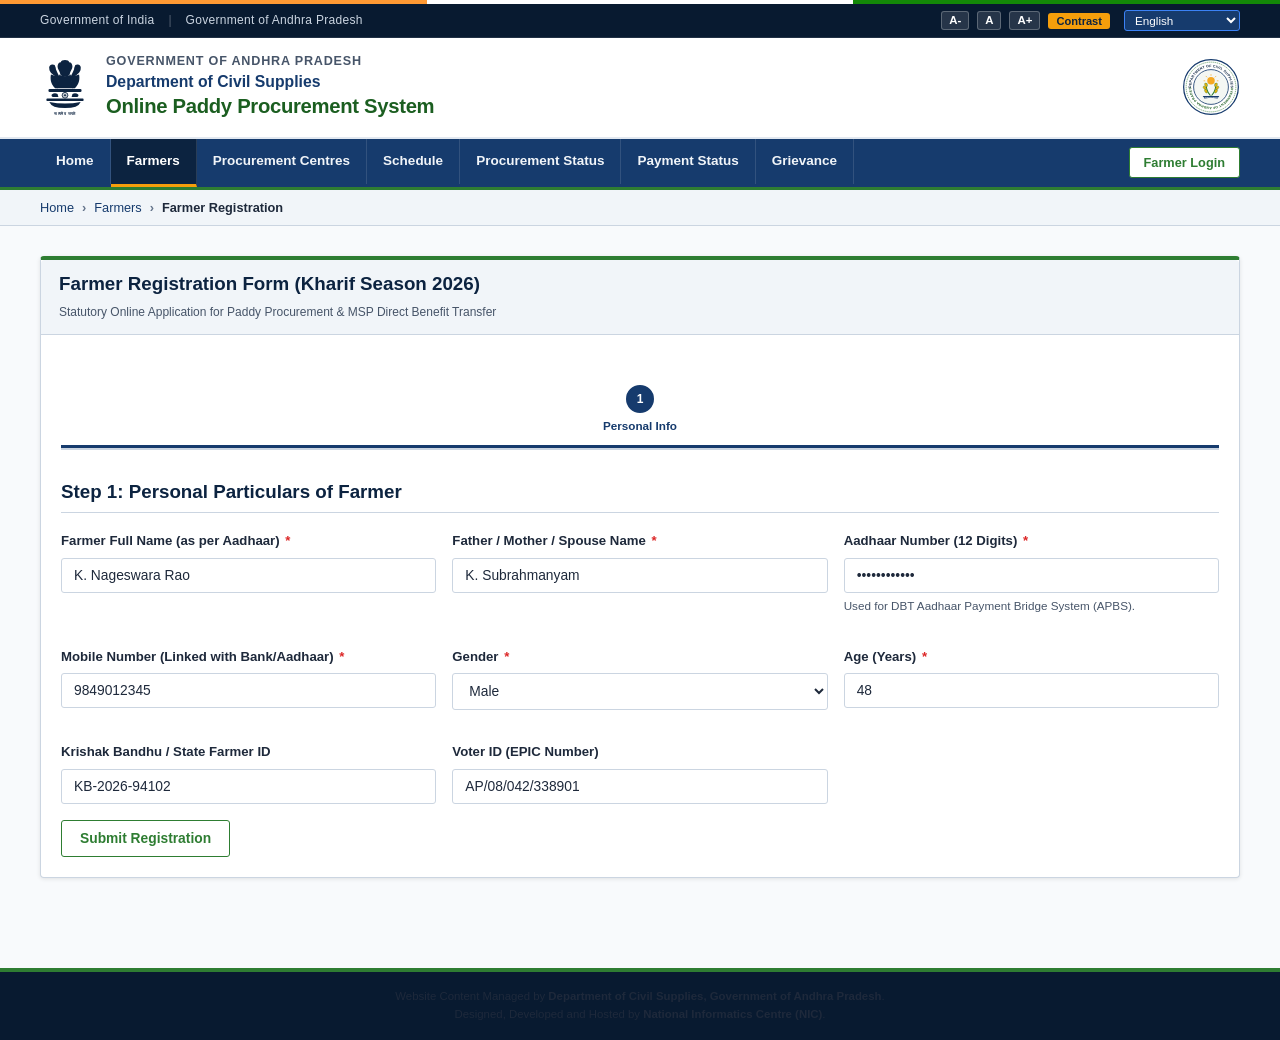
<file: farmer-registration.html>
<!DOCTYPE html>
<html lang="en">
<head>
  <meta charset="UTF-8">
  <meta name="viewport" content="width=device-width, initial-scale=1.0">
  <meta name="description" content="Farmer Registration - Online Paddy Procurement System, Department of Civil Supplies. 7-step enrollment with land parcel records and centre allotment.">
  <title>Farmer Registration | Online Paddy Procurement System</title>
  <link rel="stylesheet" href="css/style.css">
  <link rel="stylesheet" href="css/government.css">
  <link rel="stylesheet" href="css/responsive.css">
  <style>
    .stepper-nav-reg {
      display: flex;
      justify-content: space-between;
      list-style: none;
      padding: 0;
      margin: 20px 0 30px;
      border-bottom: 2px solid var(--border-color);
      overflow-x: auto;
      -webkit-overflow-scrolling: touch;
    }
    .stepper-item-reg {
      flex: 1;
      min-width: 120px;
      padding: 10px 8px;
      text-align: center;
      position: relative;
      cursor: default;
    }
    .stepper-item-reg .step-num {
      width: 28px;
      height: 28px;
      border-radius: 50%;
      background: var(--bg-alt);
      border: 2px solid var(--border-color);
      color: var(--text-muted);
      display: inline-flex;
      align-items: center;
      justify-content: center;
      font-weight: 700;
      font-size: 0.8rem;
      margin-bottom: 4px;
    }
    .stepper-item-reg .step-title {
      display: block;
      font-size: 0.78rem;
      font-weight: 600;
      color: var(--text-muted);
    }
    .stepper-item-reg.active {
      border-bottom: 3px solid var(--gov-navy-primary);
    }
    .stepper-item-reg.active .step-num {
      background: var(--gov-navy-primary);
      border-color: var(--gov-navy-primary);
      color: #ffffff;
    }
    .stepper-item-reg.active .step-title {
      color: var(--gov-navy-primary);
      font-weight: 700;
    }
    .stepper-item-reg.completed .step-num {
      background: var(--agri-green-primary);
      border-color: var(--agri-green-primary);
      color: #ffffff;
    }
    .stepper-item-reg.completed .step-title {
      color: var(--agri-green-dark);
    }
    .file-upload-box {
      border: 2px dashed var(--border-color);
      padding: 16px;
      text-align: center;
      background: var(--bg-main);
      border-radius: var(--radius-sm);
    }
  </style>
</head>
<body>
  <!-- Accessible Skip Link -->
  <a href="#main-content" class="skip-to-content">Skip to Main Content</a>

  <!-- Top Tricolor Stripe -->
  <div class="gov-top-tricolor" aria-hidden="true"></div>

  <!-- Government Top Admin Strip -->
  <div class="gov-top-bar">
    <div class="container gov-top-bar-content">
      <div class="gov-entity-links">
        <span class="gov-entity-link" data-i18n="gov.india">Government of India</span>
        <span style="color: rgba(255,255,255,0.3);">|</span>
        <span class="gov-entity-link" data-i18n="gov.state">Government of Andhra Pradesh</span>
      </div>
      <div class="gov-accessibility-controls">
        <button type="button" id="btn-font-small" class="a11y-btn" aria-label="Decrease Text Size">A-</button>
        <button type="button" id="btn-font-normal" class="a11y-btn" aria-label="Reset Text Size">A</button>
        <button type="button" id="btn-font-large" class="a11y-btn" aria-label="Increase Text Size">A+</button>
        <button type="button" id="btn-contrast-toggle" class="contrast-toggle-btn" aria-label="Toggle High Contrast">Contrast</button>
        <div class="lang-select-wrapper">
          <label for="header-lang-select" class="sr-only" style="position: absolute; left: -9999px;">Language</label>
          <select id="header-lang-select" class="lang-select" aria-label="Select Language">
            <option value="en">English</option>
            <option value="te">తెలుగు (Telugu)</option>
          </select>
        </div>
      </div>
    </div>
  </div>

  <!-- Department Branding Header -->
  <header class="gov-branding-header">
    <div class="container gov-branding-content">
      <a href="index.html" class="gov-branding-left">
        <img src="assets/images/national-emblem.svg" alt="National Emblem of India" class="gov-emblem-img">
        <div class="gov-title-group">
          <span class="gov-state-title" data-i18n="gov.state">Government of Andhra Pradesh</span>
          <span class="gov-dept-title" data-i18n="gov.dept">Department of Civil Supplies</span>
          <span class="gov-portal-title" data-i18n="gov.portal">Online Paddy Procurement System</span>
        </div>
      </a>
      <div class="gov-branding-right">
        <img src="assets/images/state-logo.svg" alt="Civil Supplies Seal" class="gov-state-logo-img">
      </div>
    </div>
  </header>

  <!-- Main Navigation Bar -->
  <nav class="gov-nav-bar" aria-label="Main Navigation">
    <div class="container gov-nav-container">
      <button type="button" class="mobile-menu-toggle" aria-expanded="false" aria-controls="main-nav-menu" aria-label="Toggle Navigation Menu">
        ☰ Menu
      </button>
      <ul id="main-nav-menu" class="gov-nav-menu">
        <li class="gov-nav-item"><a href="index.html" class="gov-nav-link" data-i18n="nav.home">Home</a></li>
        <li class="gov-nav-item"><a href="farmer-registration.html" class="gov-nav-link active" data-i18n="nav.farmers">Farmers</a></li>
        <li class="gov-nav-item"><a href="procurement-centres.html" class="gov-nav-link" data-i18n="nav.centres">Procurement Centres</a></li>
        <li class="gov-nav-item"><a href="slot-booking.html" class="gov-nav-link" data-i18n="nav.schedule">Schedule</a></li>
        <li class="gov-nav-item"><a href="procurement-status.html" class="gov-nav-link" data-i18n="nav.procurementStatus">Procurement Status</a></li>
        <li class="gov-nav-item"><a href="payment-status.html" class="gov-nav-link" data-i18n="nav.paymentStatus">Payment Status</a></li>
        <li class="gov-nav-item"><a href="grievance.html" class="gov-nav-link" data-i18n="nav.grievance">Grievance</a></li>
      </ul>
      <div class="gov-nav-right-actions">
        <a href="farmer-login.html" class="btn btn-sm btn-secondary nav-login-btn" data-i18n="nav.farmerLogin">Farmer Login</a>
      </div>
    </div>
  </nav>

  <!-- Breadcrumbs -->
  <div class="breadcrumb-wrapper">
    <div class="container">
      <ul class="breadcrumbs">
        <li><a href="index.html">Home</a></li>
        <li><a href="farmer-registration.html">Farmers</a></li>
        <li class="current">Farmer Registration</li>
      </ul>
    </div>
  </div>

  <!-- Main Content -->
  <main id="main-content" style="padding: 30px 0;">
    <div class="container">
      <div class="card" style="box-shadow: var(--shadow-card); border-top: 4px solid var(--agri-green-primary);">
        <div class="card-header d-flex justify-between align-center">
          <div>
            <h2 style="font-size: 1.25rem; margin-bottom: 2px;">Farmer Registration Form (Kharif Season 2026)</h2>
            <span style="font-size: 0.8rem; color: var(--text-muted);">
              Statutory Online Application for Paddy Procurement &amp; MSP Direct Benefit Transfer
            </span>
          </div>
        </div>
        <div class="card-body">

          <!-- Wizard Step Navigation Indicators -->
          <ol class="stepper-nav-reg">
            <li class="stepper-item-reg active" data-step-indicator="1">
              <span class="step-num">1</span>
              <span class="step-title">Personal Info</span>
            </li>
          </ol>

          <!-- Step 1: Personal Details -->
          <div class="reg-step-container" data-step="1">
            <h3 style="border-bottom: 1px solid var(--border-color); padding-bottom: 8px; margin-bottom: 18px;">
              Step 1: Personal Particulars of Farmer
            </h3>
            <div class="grid-3">
              <div class="form-group">
                <label for="reg-farmer-name" class="form-label">Farmer Full Name (as per Aadhaar) <span class="required">*</span></label>
                <input type="text" id="reg-farmer-name" class="form-control" placeholder="e.g. Ramesh Kumar" value="K. Nageswara Rao">
              </div>
              <div class="form-group">
                <label for="reg-father-name" class="form-label">Father / Mother / Spouse Name <span class="required">*</span></label>
                <input type="text" id="reg-father-name" class="form-control" placeholder="e.g. Venkata Narayana" value="K. Subrahmanyam">
              </div>
              <div class="form-group">
                <label for="reg-aadhaar" class="form-label">Aadhaar Number (12 Digits) <span class="required">*</span></label>
                <input type="password" id="reg-aadhaar" class="form-control" placeholder="12-digit UIDAI number" maxlength="12" value="234567891234">
                <span class="form-hint">Used for DBT Aadhaar Payment Bridge System (APBS).</span>
              </div>
              <div class="form-group">
                <label for="reg-mobile" class="form-label">Mobile Number (Linked with Bank/Aadhaar) <span class="required">*</span></label>
                <input type="tel" id="reg-mobile" class="form-control" placeholder="10-digit mobile" maxlength="10" value="9849012345">
              </div>
              <div class="form-group">
                <label for="reg-gender" class="form-label">Gender <span class="required">*</span></label>
                <select id="reg-gender" class="form-control">
                  <option value="Male">Male</option>
                  <option value="Female">Female</option>
                  <option value="Transgender">Transgender</option>
                </select>
              </div>
              <div class="form-group">
                <label for="reg-age" class="form-label">Age (Years) <span class="required">*</span></label>
                <input type="number" id="reg-age" class="form-control" min="18" max="100" value="48">
              </div>
              <div class="form-group">
                <label for="reg-krishak-id" class="form-label">Krishak Bandhu / State Farmer ID</label>
                <input type="text" id="reg-krishak-id" class="form-control" placeholder="e.g. KB-2026-90142" value="KB-2026-94102">
              </div>
              <div class="form-group">
                <label for="reg-voter-id" class="form-label">Voter ID (EPIC Number)</label>
                <input type="text" id="reg-voter-id" class="form-control" placeholder="e.g. AP/08/042/189201" value="AP/08/042/338901">
              </div>
            </div>
          </div class="card-footer mt-3"style="background: transparent; padding:0;">
          <button type="submit" class="btn btn-primary">
          Submit Registration
          </button>
        </div>
      </div>
    </form>
  </div>
</div>
</div>
</main>

  <!-- Government Footer -->
  <footer class="gov-footer">
    <div class="container gov-footer-bottom">
      <p style="margin: 0; font-size: 0.76rem;">
        Website Content Managed by <strong>Department of Civil Supplies, Government of Andhra Pradesh</strong>.<br>
        Designed, Developed and Hosted by <strong>National Informatics Centre (NIC)</strong>.
      </p>
    </div>
  </footer>

  <!-- Scripts -->
  <script src="js/language.js"></script>
  <script src="js/main.js"></script>
  <script src="js/registration.js"></script>
</body>
</html>
</file>
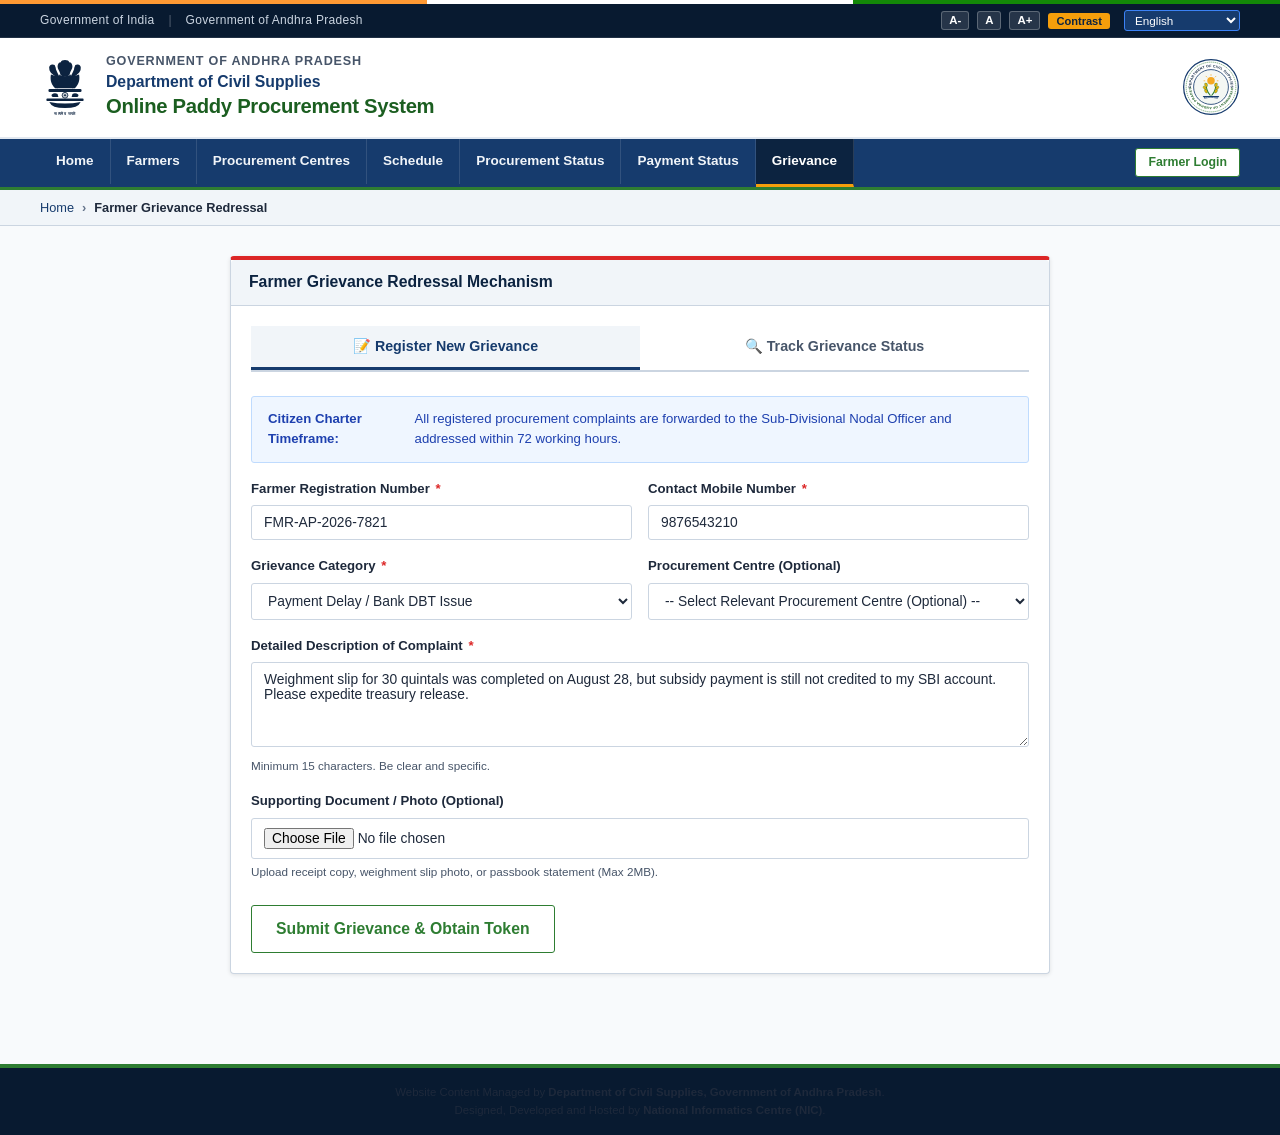
<file: grievance.html>
<!DOCTYPE html>
<html lang="en">
<head>
  <meta charset="UTF-8">
  <meta name="viewport" content="width=device-width, initial-scale=1.0">
  <meta name="description" content="Citizen & Farmer Grievance Redressal Portal - Online Paddy Procurement System, Department of Civil Supplies. File complaints and track resolution status.">
  <title>Grievance Redressal | Online Paddy Procurement System</title>
  <link rel="stylesheet" href="css/style.css">
  <link rel="stylesheet" href="css/government.css">
  <link rel="stylesheet" href="css/responsive.css">
  <style>
    .grv-tabs-nav {
      display: flex;
      border-bottom: 2px solid var(--border-color);
      margin-bottom: 24px;
    }
    .grv-tab {
      flex: 1;
      padding: 12px 16px;
      background: transparent;
      border: none;
      border-bottom: 3px solid transparent;
      font-size: 0.95rem;
      font-weight: 700;
      color: var(--text-muted);
      cursor: pointer;
      text-align: center;
      transition: all 0.15s ease;
    }
    .grv-tab.active {
      color: var(--gov-navy-primary);
      border-bottom-color: var(--gov-navy-primary);
      background-color: var(--bg-alt);
    }
    .grv-tab-panel {
      display: none;
    }
    .grv-tab-panel.active {
      display: block;
    }
  </style>
</head>
<body>
  <!-- Accessible Skip Link -->
  <a href="#main-content" class="skip-to-content">Skip to Main Content</a>

  <!-- Top Tricolor Stripe -->
  <div class="gov-top-tricolor" aria-hidden="true"></div>

  <!-- Government Top Admin Strip -->
  <div class="gov-top-bar">
    <div class="container gov-top-bar-content">
      <div class="gov-entity-links">
        <span class="gov-entity-link" data-i18n="gov.india">Government of India</span>
        <span style="color: rgba(255,255,255,0.3);">|</span>
        <span class="gov-entity-link" data-i18n="gov.state">Government of Andhra Pradesh</span>
      </div>
      <div class="gov-accessibility-controls">
        <button type="button" id="btn-font-small" class="a11y-btn" aria-label="Decrease Text Size">A-</button>
        <button type="button" id="btn-font-normal" class="a11y-btn" aria-label="Reset Text Size">A</button>
        <button type="button" id="btn-font-large" class="a11y-btn" aria-label="Increase Text Size">A+</button>
        <button type="button" id="btn-contrast-toggle" class="contrast-toggle-btn" aria-label="Toggle High Contrast">Contrast</button>
        <div class="lang-select-wrapper">
          <label for="header-lang-select" class="sr-only" style="position: absolute; left: -9999px;">Language</label>
          <select id="header-lang-select" class="lang-select" aria-label="Select Language">
            <option value="en">English</option>
            <option value="te">తెలుగు (Telugu)</option>
          </select>
        </div>
      </div>
    </div>
  </div>

  <!-- Department Branding Header -->
  <header class="gov-branding-header">
    <div class="container gov-branding-content">
      <a href="index.html" class="gov-branding-left">
        <img src="assets/images/national-emblem.svg" alt="National Emblem of India" class="gov-emblem-img">
        <div class="gov-title-group">
          <span class="gov-state-title" data-i18n="gov.state">Government of Andhra Pradesh</span>
          <span class="gov-dept-title" data-i18n="gov.dept">Department of Civil Supplies</span>
          <span class="gov-portal-title" data-i18n="gov.portal">Online Paddy Procurement System</span>
        </div>
      </a>
      <div class="gov-branding-right">
        <img src="assets/images/state-logo.svg" alt="Civil Supplies Seal" class="gov-state-logo-img">
      </div>
    </div>
  </header>

  <!-- Main Navigation Bar -->
  <nav class="gov-nav-bar" aria-label="Main Navigation">
    <div class="container gov-nav-container">
      <button type="button" class="mobile-menu-toggle" aria-expanded="false" aria-controls="main-nav-menu" aria-label="Toggle Navigation Menu">
        ☰ Menu
      </button>
      <ul id="main-nav-menu" class="gov-nav-menu">
        <li class="gov-nav-item"><a href="index.html" class="gov-nav-link" data-i18n="nav.home">Home</a></li>
        <li class="gov-nav-item"><a href="farmer-registration.html" class="gov-nav-link" data-i18n="nav.farmers">Farmers</a></li>
        <li class="gov-nav-item"><a href="procurement-centres.html" class="gov-nav-link" data-i18n="nav.centres">Procurement Centres</a></li>
        <li class="gov-nav-item"><a href="slot-booking.html" class="gov-nav-link" data-i18n="nav.schedule">Schedule</a></li>
        <li class="gov-nav-item"><a href="procurement-status.html" class="gov-nav-link" data-i18n="nav.procurementStatus">Procurement Status</a></li>
        <li class="gov-nav-item"><a href="payment-status.html" class="gov-nav-link" data-i18n="nav.paymentStatus">Payment Status</a></li>
        <li class="gov-nav-item"><a href="grievance.html" class="gov-nav-link active" data-i18n="nav.grievance">Grievance</a></li>
      </ul>
      <div class="gov-nav-right-actions">
        <a href="farmer-login.html" class="btn btn-sm btn-secondary">Farmer Login</a>
      </div>
    </div>
  </nav>

  <!-- Breadcrumbs -->
  <div class="breadcrumb-wrapper">
    <div class="container">
      <ul class="breadcrumbs">
        <li><a href="index.html">Home</a></li>
        <li class="current">Farmer Grievance Redressal</li>
      </ul>
    </div>
  </div>

  <!-- Main Content -->
  <main id="main-content" style="padding: 30px 0;">
    <div class="container">
      <div style="max-width: 820px; margin: 0 auto;">

        <!-- Portal Header -->
        <div class="card" style="box-shadow: var(--shadow-card); border-top: 4px solid #dc2626;">
          <div class="card-header">
            <h2>Farmer Grievance Redressal Mechanism</h2>
          </div>
          <div class="card-body">

            <!-- Tab Navigation -->
            <div class="grv-tabs-nav" role="tablist">
              <button type="button" class="grv-tab active" data-tab="tab-file-grv" role="tab" aria-selected="true">
                📝 Register New Grievance
              </button>
              <button type="button" class="grv-tab" data-tab="tab-track-grv" role="tab" aria-selected="false">
                🔍 Track Grievance Status
              </button>
            </div>

            <!-- Panel 1: Lodge Grievance Form -->
            <div id="tab-file-grv" class="grv-tab-panel active" role="tabpanel">
              <div class="alert alert-info">
                <strong>Citizen Charter Timeframe:</strong> All registered procurement complaints are forwarded to the Sub-Divisional Nodal Officer and addressed within 72 working hours.
              </div>

              <form id="grievance-form" onsubmit="submitGrievanceForm(event)">
                <div class="grid-2">
                  <div class="form-group">
                    <label for="grv-reg-number" class="form-label">Farmer Registration Number <span class="required">*</span></label>
                    <input type="text" id="grv-reg-number" class="form-control" placeholder="e.g. FMR-AP-2026-7821" value="FMR-AP-2026-7821" style="text-transform: uppercase;">
                  </div>
                  <div class="form-group">
                    <label for="grv-mobile-number" class="form-label">Contact Mobile Number <span class="required">*</span></label>
                    <input type="tel" id="grv-mobile-number" class="form-control" placeholder="10-digit mobile" maxlength="10" value="9876543210">
                  </div>
                </div>

                <div class="grid-2">
                  <div class="form-group">
                    <label for="grv-category-select" class="form-label">Grievance Category <span class="required">*</span></label>
                    <select id="grv-category-select" class="form-control">
                      <option value="">-- Choose Relevant Category --</option>
                      <option value="Long Waiting Time">Long Waiting Time at Centre</option>
                      <option value="Slot Issue">Slot Booking / Token Schedule Issue</option>
                      <option value="Procurement Delayed">Procurement Delayed by Millers/Agency</option>
                      <option value="Weighment Issue">Weighment Issue / Weighbridge Discrepancy</option>
                      <option value="Quality Rejection">Unjustified Quality Rejection / Moisture Dispute</option>
                      <option value="Payment Delay" selected>Payment Delay / Bank DBT Issue</option>
                      <option value="Centre Closed">Procurement Centre Closed during Hours</option>
                      <option value="Staff Behaviour">Staff / Official Misbehaviour</option>
                      <option value="Other">Other Operational Grievance</option>
                    </select>
                  </div>
                  <div class="form-group">
                    <label for="grv-centre-select" class="form-label">Procurement Centre (Optional)</label>
                    <select id="grv-centre-select" class="form-control">
                      <!-- Populated dynamically -->
                    </select>
                  </div>
                </div>

                <div class="form-group">
                  <label for="grv-description" class="form-label">Detailed Description of Complaint <span class="required">*</span></label>
                  <textarea id="grv-description" class="form-control" rows="4" placeholder="Describe the date, centre, problem faced, and specific relief requested...">Weighment slip for 30 quintals was completed on August 28, but subsidy payment is still not credited to my SBI account. Please expedite treasury release.</textarea>
                  <span class="form-hint">Minimum 15 characters. Be clear and specific.</span>
                </div>

                <div class="form-group">
                  <label for="grv-attachment" class="form-label">Supporting Document / Photo (Optional)</label>
                  <input type="file" id="grv-attachment" class="form-control" accept=".jpg,.jpeg,.png,.pdf">
                  <span class="form-hint">Upload receipt copy, weighment slip photo, or passbook statement (Max 2MB).</span>
                </div>

                <div class="mt-3">
                  <button type="submit" class="btn btn-primary btn-lg">
                    Submit Grievance &amp; Obtain Token
                  </button>
                </div>
              </form>
            </div>

            <!-- Panel 2: Track Status -->
            <div id="tab-track-grv" class="grv-tab-panel" role="tabpanel">
              <div class="form-group">
                <label for="grv-search-input" class="form-label">Enter Grievance Token Number or Mobile Number <span class="required">*</span></label>
                <div class="d-flex gap-2">
                  <input type="text" id="grv-search-input" class="form-control" placeholder="e.g. GRV-2026-001245 or Mobile" value="GRV-2026-001245" style="text-transform: uppercase;">
                  <button type="button" class="btn btn-primary" onclick="searchGrievanceStatus()">
                    Check Status
                  </button>
                </div>
              </div>

              <!-- Search Results Injected Here -->
              <div id="grv-search-results" class="mt-3">
                <!-- Injected dynamically by grievance.js -->
              </div>
            </div>

          </div>
        </div>

      </div>
    </div>
  </main>

  <!-- Grievance Success Modal -->
  <div id="grievance-success-modal" class="modal-backdrop" role="dialog" aria-modal="true" aria-labelledby="grv-modal-title">
    <div class="modal-dialog text-center">
      <div class="modal-header" style="background: var(--gov-navy-primary);">
        <h3 id="grv-modal-title">Grievance Registered</h3>
        <button type="button" class="modal-close" onclick="closeModal('grievance-success-modal')" aria-label="Close">&times;</button>
      </div>
      <div class="modal-body" style="padding: 24px 20px;">
        <div style="font-size: 2.5rem; color: var(--agri-green-primary); margin-bottom: 10px;">⚖️</div>
        <h3 style="color: var(--gov-navy-dark); margin-bottom: 6px;">Grievance Lodged Successfully</h3>
        <p class="text-muted" style="font-size: 0.88rem;">
          Your complaint has been logged in the State e-Procurement Grievance Portal and assigned to the District Civil Supplies Nodal Officer.
        </p>

        <div class="alert alert-info mt-2">
          Tracking Token Number:<br>
          <strong id="grv-success-token" style="font-size: 1.4rem; font-family: var(--font-mono); color: #1e40af;">
            GRV-2026-001245
          </strong>
        </div>

        <p style="font-size: 0.82rem; color: var(--text-muted);">
          Keep this tracking number for all future inquiries. An acknowledgment SMS has been dispatched to your mobile.
        </p>
      </div>
      <div class="modal-footer" style="justify-content: center;">
        <button type="button" class="btn btn-primary" onclick="closeModal('grievance-success-modal')">Close</button>
      </div>
    </div>
  </div>

  <!-- Government Footer -->
  <footer class="gov-footer">
    <div class="container gov-footer-bottom">
      <p style="margin: 0; font-size: 0.76rem;">
        Website Content Managed by <strong>Department of Civil Supplies, Government of Andhra Pradesh</strong>.<br>
        Designed, Developed and Hosted by <strong>National Informatics Centre (NIC)</strong>.
      </p>
    </div>
  </footer>

  <!-- Scripts -->
  <script src="js/language.js"></script>
  <script src="js/main.js"></script>
  <script src="js/grievance.js"></script>
</body>
</html>
</file>
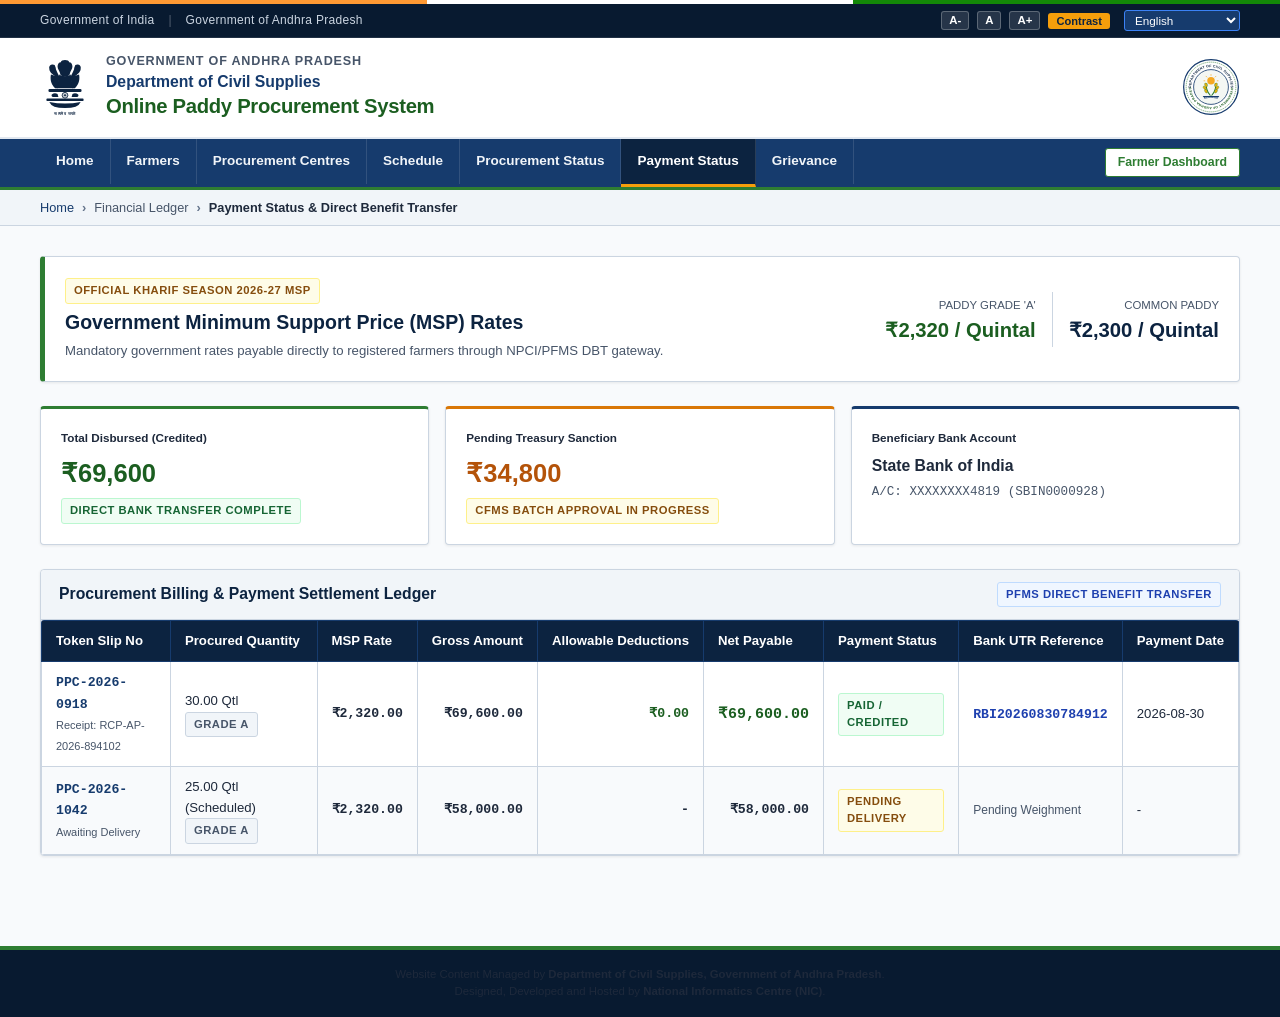
<file: payment-status.html>
<!DOCTYPE html>
<html lang="en">
<head>
  <meta charset="UTF-8">
  <meta name="viewport" content="width=device-width, initial-scale=1.0">
  <meta name="description" content="Payment Status & MSP Settlement Ledger - Online Paddy Procurement System, Department of Civil Supplies. View gross procurement amount, deductions, net DBT payouts and bank UTRs.">
  <title>Payment Status &amp; Ledger | Online Paddy Procurement System</title>
  <link rel="stylesheet" href="css/style.css">
  <link rel="stylesheet" href="css/government.css">
  <link rel="stylesheet" href="css/responsive.css">
</head>
<body>
  <!-- Accessible Skip Link -->
  <a href="#main-content" class="skip-to-content">Skip to Main Content</a>

  <!-- Top Tricolor Stripe -->
  <div class="gov-top-tricolor" aria-hidden="true"></div>

  <!-- Government Top Admin Strip -->
  <div class="gov-top-bar">
    <div class="container gov-top-bar-content">
      <div class="gov-entity-links">
        <span class="gov-entity-link" data-i18n="gov.india">Government of India</span>
        <span style="color: rgba(255,255,255,0.3);">|</span>
        <span class="gov-entity-link" data-i18n="gov.state">Government of Andhra Pradesh</span>
      </div>
      <div class="gov-accessibility-controls">
        <button type="button" id="btn-font-small" class="a11y-btn" aria-label="Decrease Text Size">A-</button>
        <button type="button" id="btn-font-normal" class="a11y-btn" aria-label="Reset Text Size">A</button>
        <button type="button" id="btn-font-large" class="a11y-btn" aria-label="Increase Text Size">A+</button>
        <button type="button" id="btn-contrast-toggle" class="contrast-toggle-btn" aria-label="Toggle High Contrast">Contrast</button>
        <div class="lang-select-wrapper">
          <label for="header-lang-select" class="sr-only" style="position: absolute; left: -9999px;">Language</label>
          <select id="header-lang-select" class="lang-select" aria-label="Select Language">
            <option value="en">English</option>
            <option value="te">తెలుగు (Telugu)</option>
          </select>
        </div>
      </div>
    </div>
  </div>

  <!-- Department Branding Header -->
  <header class="gov-branding-header">
    <div class="container gov-branding-content">
      <a href="index.html" class="gov-branding-left">
        <img src="assets/images/national-emblem.svg" alt="National Emblem of India" class="gov-emblem-img">
        <div class="gov-title-group">
          <span class="gov-state-title" data-i18n="gov.state">Government of Andhra Pradesh</span>
          <span class="gov-dept-title" data-i18n="gov.dept">Department of Civil Supplies</span>
          <span class="gov-portal-title" data-i18n="gov.portal">Online Paddy Procurement System</span>
        </div>
      </a>
      <div class="gov-branding-right">
        <img src="assets/images/state-logo.svg" alt="Civil Supplies Seal" class="gov-state-logo-img">
      </div>
    </div>
  </header>

  <!-- Main Navigation Bar -->
  <nav class="gov-nav-bar" aria-label="Main Navigation">
    <div class="container gov-nav-container">
      <button type="button" class="mobile-menu-toggle" aria-expanded="false" aria-controls="main-nav-menu" aria-label="Toggle Navigation Menu">
        ☰ Menu
      </button>
      <ul id="main-nav-menu" class="gov-nav-menu">
        <li class="gov-nav-item"><a href="index.html" class="gov-nav-link" data-i18n="nav.home">Home</a></li>
        <li class="gov-nav-item"><a href="farmer-registration.html" class="gov-nav-link" data-i18n="nav.farmers">Farmers</a></li>
        <li class="gov-nav-item"><a href="procurement-centres.html" class="gov-nav-link" data-i18n="nav.centres">Procurement Centres</a></li>
        <li class="gov-nav-item"><a href="slot-booking.html" class="gov-nav-link" data-i18n="nav.schedule">Schedule</a></li>
        <li class="gov-nav-item"><a href="procurement-status.html" class="gov-nav-link" data-i18n="nav.procurementStatus">Procurement Status</a></li>
        <li class="gov-nav-item"><a href="payment-status.html" class="gov-nav-link active" data-i18n="nav.paymentStatus">Payment Status</a></li>
        <li class="gov-nav-item"><a href="grievance.html" class="gov-nav-link" data-i18n="nav.grievance">Grievance</a></li>
      </ul>
      <div class="gov-nav-right-actions">
        <a href="farmer-dashboard.html" class="btn btn-sm btn-secondary">Farmer Dashboard</a>
      </div>
    </div>
  </nav>

  <!-- Breadcrumbs -->
  <div class="breadcrumb-wrapper">
    <div class="container">
      <ul class="breadcrumbs">
        <li><a href="index.html">Home</a></li>
        <li>Financial Ledger</li>
        <li class="current">Payment Status &amp; Direct Benefit Transfer</li>
      </ul>
    </div>
  </div>

  <!-- Main Content -->
  <main id="main-content" style="padding: 30px 0;">
    <div class="container">

      <!-- Official MSP Rates Banner -->
      <div class="card" style="border-left: 5px solid var(--agri-green-primary); margin-bottom: 24px;">
        <div class="card-body d-flex justify-between align-center flex-wrap gap-2">
          <div>
            <span class="badge badge-warning">Official Kharif Season 2026-27 MSP</span>
            <h2 style="font-size: 1.3rem; margin: 6px 0;">Government Minimum Support Price (MSP) Rates</h2>
            <p class="text-muted" style="margin: 0; font-size: 0.88rem;">
              Mandatory government rates payable directly to registered farmers through NPCI/PFMS DBT gateway.
            </p>
          </div>
          <div style="display: flex; gap: 16px; align-items: center;">
            <div style="text-align: right;">
              <span style="font-size: 0.76rem; color: var(--text-muted); text-transform: uppercase;">Paddy Grade 'A'</span>
              <div style="font-size: 1.35rem; font-weight: 900; color: var(--agri-green-dark);">₹2,320 / Quintal</div>
            </div>
            <div style="text-align: right; border-left: 1px solid var(--border-color); padding-left: 16px;">
              <span style="font-size: 0.76rem; color: var(--text-muted); text-transform: uppercase;">Common Paddy</span>
              <div style="font-size: 1.35rem; font-weight: 900; color: var(--gov-navy-dark);">₹2,300 / Quintal</div>
            </div>
          </div>
        </div>
      </div>

      <!-- Payment Summary & Bank Details -->
      <div class="grid-3" style="margin-bottom: 24px;">
        <div class="card" style="margin-bottom: 0; border-top: 3px solid var(--agri-green-primary);">
          <div class="card-body">
            <span class="form-label" style="font-size: 0.78rem;">Total Disbursed (Credited)</span>
            <div style="font-size: 1.7rem; font-weight: 900; color: var(--agri-green-dark); margin: 4px 0;">₹69,600</div>
            <span class="badge badge-success">Direct Bank Transfer Complete</span>
          </div>
        </div>
        <div class="card" style="margin-bottom: 0; border-top: 3px solid #d97706;">
          <div class="card-body">
            <span class="form-label" style="font-size: 0.78rem;">Pending Treasury Sanction</span>
            <div style="font-size: 1.7rem; font-weight: 900; color: #b45309; margin: 4px 0;">₹34,800</div>
            <span class="badge badge-warning">CFMS Batch Approval in Progress</span>
          </div>
        </div>
        <div class="card" style="margin-bottom: 0; border-top: 3px solid var(--gov-navy-primary);">
          <div class="card-body">
            <span class="form-label" style="font-size: 0.78rem;">Beneficiary Bank Account</span>
            <strong style="font-size: 1.05rem; display: block; margin-top: 4px;">State Bank of India</strong>
            <span class="text-muted" style="font-size: 0.84rem; font-family: var(--font-mono);">A/C: XXXXXXXX4819 (SBIN0000928)</span>
          </div>
        </div>
      </div>

      <!-- Government Payment Settlement Ledger Table -->
      <div class="card">
        <div class="card-header d-flex justify-between align-center">
          <h3>Procurement Billing &amp; Payment Settlement Ledger</h3>
          <span class="badge badge-info">PFMS Direct Benefit Transfer</span>
        </div>
        <div class="card-body" style="padding: 0;">
          <div class="table-responsive" style="margin-bottom: 0; border: none;">
            <table class="gov-table" aria-label="Payment Ledger">
              <thead>
                <tr>
                  <th>Token Slip No</th>
                  <th>Procured Quantity</th>
                  <th>MSP Rate</th>
                  <th>Gross Amount</th>
                  <th>Allowable Deductions</th>
                  <th>Net Payable</th>
                  <th>Payment Status</th>
                  <th>Bank UTR Reference</th>
                  <th>Payment Date</th>
                </tr>
              </thead>
              <tbody>
                <tr>
                  <td>
                    <strong style="font-family: var(--font-mono); color: var(--gov-navy-primary);">PPC-2026-0918</strong><br>
                    <small class="text-muted">Receipt: RCP-AP-2026-894102</small>
                  </td>
                  <td>30.00 Qtl<br><small class="badge badge-neutral">Grade A</small></td>
                  <td class="number-cell">₹2,320.00</td>
                  <td class="number-cell"><strong>₹69,600.00</strong></td>
                  <td class="number-cell" style="color: var(--agri-green-dark);">₹0.00</td>
                  <td class="number-cell"><strong style="color: var(--agri-green-dark); font-size: 1rem;">₹69,600.00</strong></td>
                  <td><span class="badge badge-success">Paid / Credited</span></td>
                  <td><span style="font-family: var(--font-mono); font-weight: 700; color: #1e40af;">RBI20260830784912</span></td>
                  <td>2026-08-30</td>
                </tr>
                <tr>
                  <td>
                    <strong style="font-family: var(--font-mono); color: var(--gov-navy-primary);">PPC-2026-1042</strong><br>
                    <small class="text-muted">Awaiting Delivery</small>
                  </td>
                  <td>25.00 Qtl (Scheduled)<br><small class="badge badge-neutral">Grade A</small></td>
                  <td class="number-cell">₹2,320.00</td>
                  <td class="number-cell">₹58,000.00</td>
                  <td class="number-cell">-</td>
                  <td class="number-cell"><strong>₹58,000.00</strong></td>
                  <td><span class="badge badge-warning">Pending Delivery</span></td>
                  <td><span class="text-muted" style="font-size: 0.8rem;">Pending Weighment</span></td>
                  <td>-</td>
                </tr>
              </tbody>
            </table>
          </div>
        </div>
      </div>

    </div>
  </main>

  <!-- Government Footer -->
  <footer class="gov-footer">
    <div class="container gov-footer-bottom">
      <p style="margin: 0; font-size: 0.76rem;">
        Website Content Managed by <strong>Department of Civil Supplies, Government of Andhra Pradesh</strong>.<br>
        Designed, Developed and Hosted by <strong>National Informatics Centre (NIC)</strong>.
      </p>
    </div>
  </footer>

  <!-- Scripts -->
  <script src="js/language.js"></script>
  <script src="js/main.js"></script>
</body>
</html>
</file>
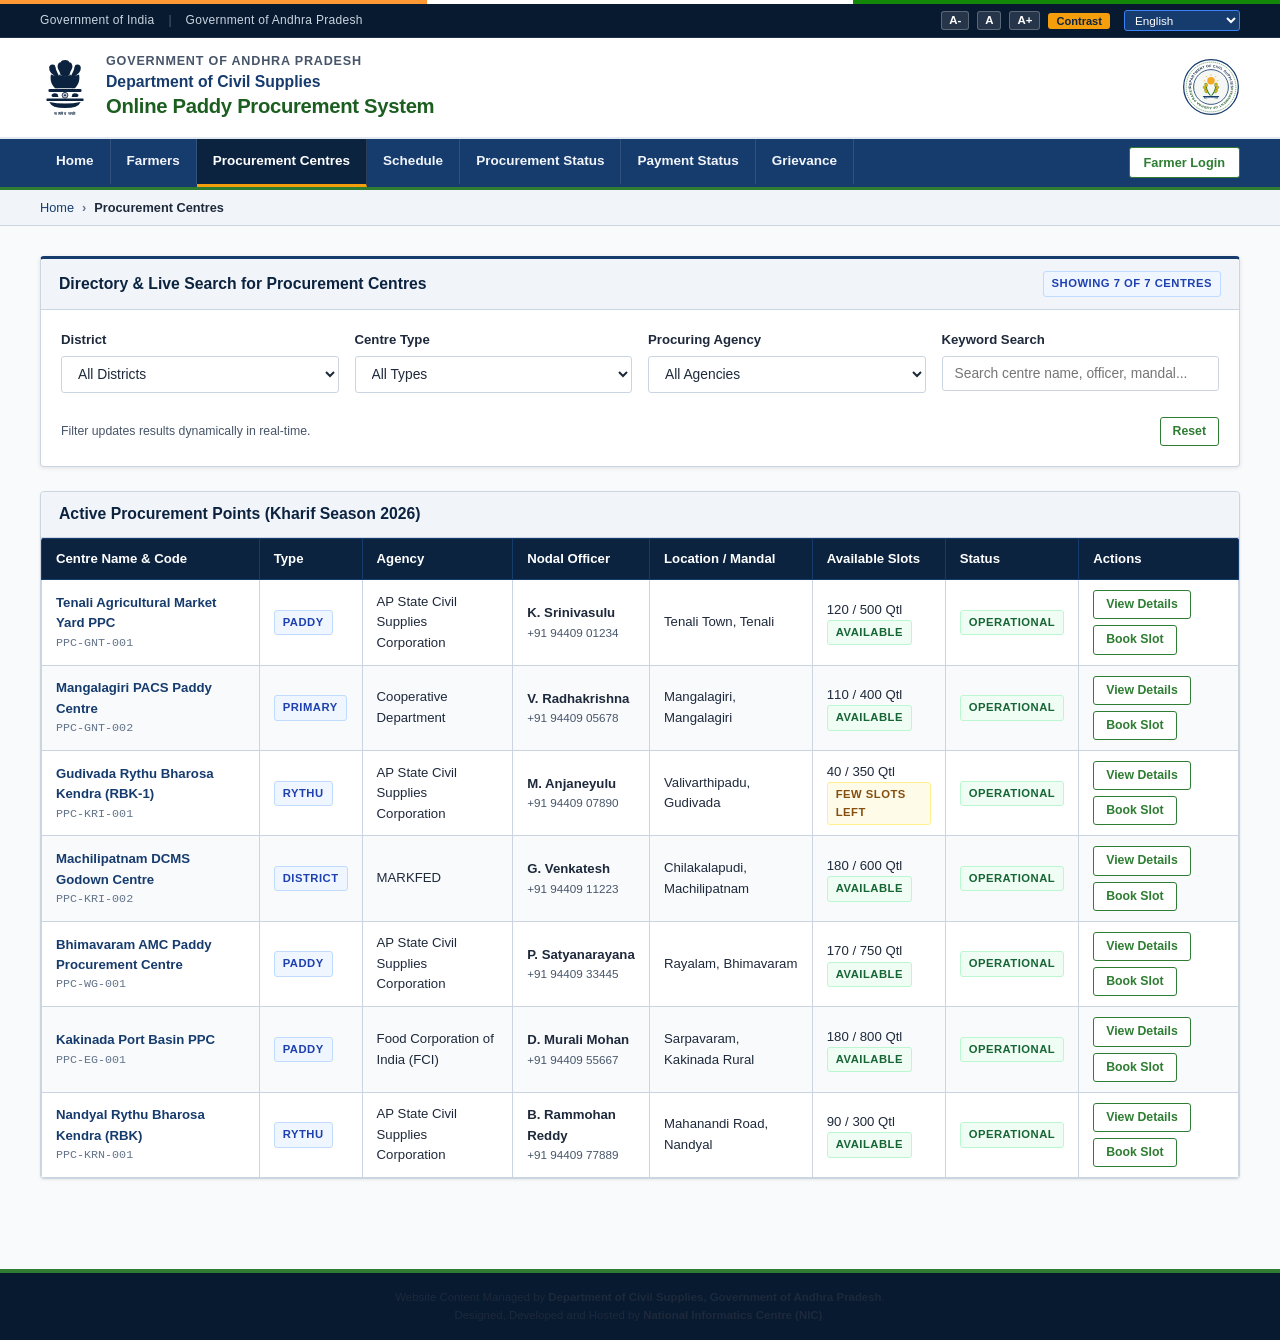
<file: procurement-centres.html>
<!DOCTYPE html>
<html lang="en">
<head>
  <meta charset="UTF-8">
  <meta name="viewport" content="width=device-width, initial-scale=1.0">
  <meta name="description" content="Procurement Centres Directory - Online Paddy Procurement System, Department of Civil Supplies. Locate PPC, PACS and RBK centres, inspect slot quotas, and contact nodal officers.">
  <title>Procurement Centres | Online Paddy Procurement System</title>
  <link rel="stylesheet" href="css/style.css">
  <link rel="stylesheet" href="css/government.css">
  <link rel="stylesheet" href="css/responsive.css">
</head>
<body>
  <!-- Accessible Skip Link -->
  <a href="#main-content" class="skip-to-content">Skip to Main Content</a>

  <!-- Top Tricolor Stripe -->
  <div class="gov-top-tricolor" aria-hidden="true"></div>

  <!-- Government Top Admin Strip -->
  <div class="gov-top-bar">
    <div class="container gov-top-bar-content">
      <div class="gov-entity-links">
        <span class="gov-entity-link" data-i18n="gov.india">Government of India</span>
        <span style="color: rgba(255,255,255,0.3);">|</span>
        <span class="gov-entity-link" data-i18n="gov.state">Government of Andhra Pradesh</span>
      </div>
      <div class="gov-accessibility-controls">
        <button type="button" id="btn-font-small" class="a11y-btn" aria-label="Decrease Text Size">A-</button>
        <button type="button" id="btn-font-normal" class="a11y-btn" aria-label="Reset Text Size">A</button>
        <button type="button" id="btn-font-large" class="a11y-btn" aria-label="Increase Text Size">A+</button>
        <button type="button" id="btn-contrast-toggle" class="contrast-toggle-btn" aria-label="Toggle High Contrast">Contrast</button>
        <div class="lang-select-wrapper">
          <label for="header-lang-select" class="sr-only" style="position: absolute; left: -9999px;">Language</label>
          <select id="header-lang-select" class="lang-select" aria-label="Select Language">
            <option value="en">English</option>
            <option value="te">తెలుగు (Telugu)</option>
          </select>
        </div>
      </div>
    </div>
  </div>

  <!-- Department Branding Header -->
  <header class="gov-branding-header">
    <div class="container gov-branding-content">
      <a href="index.html" class="gov-branding-left">
        <img src="assets/images/national-emblem.svg" alt="National Emblem of India" class="gov-emblem-img">
        <div class="gov-title-group">
          <span class="gov-state-title" data-i18n="gov.state">Government of Andhra Pradesh</span>
          <span class="gov-dept-title" data-i18n="gov.dept">Department of Civil Supplies</span>
          <span class="gov-portal-title" data-i18n="gov.portal">Online Paddy Procurement System</span>
        </div>
      </a>
      <div class="gov-branding-right">
        <img src="assets/images/state-logo.svg" alt="Civil Supplies Seal" class="gov-state-logo-img">
      </div>
    </div>
  </header>

  <!-- Main Navigation Bar -->
  <nav class="gov-nav-bar" aria-label="Main Navigation">
    <div class="container gov-nav-container">
      <button type="button" class="mobile-menu-toggle" aria-expanded="false" aria-controls="main-nav-menu" aria-label="Toggle Navigation Menu">
        ☰ Menu
      </button>
      <ul id="main-nav-menu" class="gov-nav-menu">
        <li class="gov-nav-item"><a href="index.html" class="gov-nav-link" data-i18n="nav.home">Home</a></li>
        <li class="gov-nav-item"><a href="farmer-registration.html" class="gov-nav-link" data-i18n="nav.farmers">Farmers</a></li>
        <li class="gov-nav-item"><a href="procurement-centres.html" class="gov-nav-link active" data-i18n="nav.centres">Procurement Centres</a></li>
        <li class="gov-nav-item"><a href="slot-booking.html" class="gov-nav-link" data-i18n="nav.schedule">Schedule</a></li>
        <li class="gov-nav-item"><a href="procurement-status.html" class="gov-nav-link" data-i18n="nav.procurementStatus">Procurement Status</a></li>
        <li class="gov-nav-item"><a href="payment-status.html" class="gov-nav-link" data-i18n="nav.paymentStatus">Payment Status</a></li>
        <li class="gov-nav-item"><a href="grievance.html" class="gov-nav-link" data-i18n="nav.grievance">Grievance</a></li>
      </ul>
      <div class="gov-nav-right-actions">
        <a href="farmer-login.html" class="btn btn-sm btn-secondary nav-login-btn" data-i18n="nav.farmerLogin">Farmer Login</a>
      </div>
    </div>
  </nav>

  <!-- Breadcrumbs -->
  <div class="breadcrumb-wrapper">
    <div class="container">
      <ul class="breadcrumbs">
        <li><a href="index.html">Home</a></li>
        <li class="current">Procurement Centres</li>
      </ul>
    </div>
  </div>

  <!-- Main Content -->
  <main id="main-content" style="padding: 30px 0;">
    <div class="container">

      <!-- Filter Panel Card -->
      <div class="card" style="box-shadow: var(--shadow-card); border-top: 3px solid var(--gov-navy-primary); margin-bottom: 24px;">
        <div class="card-header d-flex justify-between align-center">
          <h3>Directory &amp; Live Search for Procurement Centres</h3>
          <span id="centres-count-display" class="badge badge-info">Loading Centres...</span>
        </div>
        <div class="card-body">
          <div class="grid-4">
            <div class="form-group">
              <label for="filter-district" class="form-label" data-i18n="common.district">District</label>
              <select id="filter-district" class="form-control">
                <option value="">All Districts</option>
                <option value="Guntur">Guntur</option>
                <option value="Krishna">Krishna</option>
                <option value="West Godavari">West Godavari</option>
                <option value="East Godavari">East Godavari</option>
                <option value="Kurnool">Kurnool</option>
              </select>
            </div>
            <div class="form-group">
              <label for="filter-type" class="form-label" data-i18n="common.centreType">Centre Type</label>
              <select id="filter-type" class="form-control">
                <option value="">All Types</option>
                <option value="Paddy Procurement Centre">PPC (Paddy Procurement Centre)</option>
                <option value="PACS">PACS Society</option>
                <option value="Rythu Bharosa Kendra">Rythu Bharosa Kendra (RBK)</option>
                <option value="DCMS">DCMS Godown</option>
              </select>
            </div>
            <div class="form-group">
              <label for="filter-agency" class="form-label">Procuring Agency</label>
              <select id="filter-agency" class="form-control">
                <option value="">All Agencies</option>
                <option value="Civil Supplies">State Civil Supplies Corp</option>
                <option value="MARKFED">MARKFED</option>
                <option value="FCI">Food Corporation of India (FCI)</option>
              </select>
            </div>
            <div class="form-group">
              <label for="filter-search" class="form-label">Keyword Search</label>
              <input type="text" id="filter-search" class="form-control" placeholder="Search centre name, officer, mandal...">
            </div>
          </div>
          <div class="d-flex justify-between align-center mt-1">
            <span class="text-muted" style="font-size: 0.82rem;">
              Filter updates results dynamically in real-time.
            </span>
            <button type="button" id="btn-reset-filters" class="btn btn-sm btn-secondary" data-i18n="common.reset">
              Reset Filters
            </button>
          </div>
        </div>
      </div>

      <!-- Centres Results Table -->
      <div class="card">
        <div class="card-header">
          <h3>Active Procurement Points (Kharif Season 2026)</h3>
        </div>
        <div class="card-body" style="padding: 0;">
          <div class="table-responsive" style="margin-bottom: 0; border: none;">
            <table class="gov-table" aria-label="Procurement Centres List">
              <thead>
                <tr>
                  <th>Centre Name &amp; Code</th>
                  <th>Type</th>
                  <th>Agency</th>
                  <th>Nodal Officer</th>
                  <th>Location / Mandal</th>
                  <th>Available Slots</th>
                  <th>Status</th>
                  <th>Actions</th>
                </tr>
              </thead>
              <tbody id="centres-table-tbody">
                <!-- Dynamically populated by centres.js -->
              </tbody>
            </table>
          </div>
        </div>
      </div>

    </div>
  </main>

  <!-- Government Footer -->
  <footer class="gov-footer">
    <div class="container gov-footer-bottom">
      <p style="margin: 0; font-size: 0.76rem;">
        Website Content Managed by <strong>Department of Civil Supplies, Government of Andhra Pradesh</strong>.<br>
        Designed, Developed and Hosted by <strong>National Informatics Centre (NIC)</strong>.
      </p>
    </div>
  </footer>

  <!-- Scripts -->
  <script src="js/language.js"></script>
  <script src="js/main.js"></script>
  <script src="js/centres.js"></script>
</body>
</html>
</file>
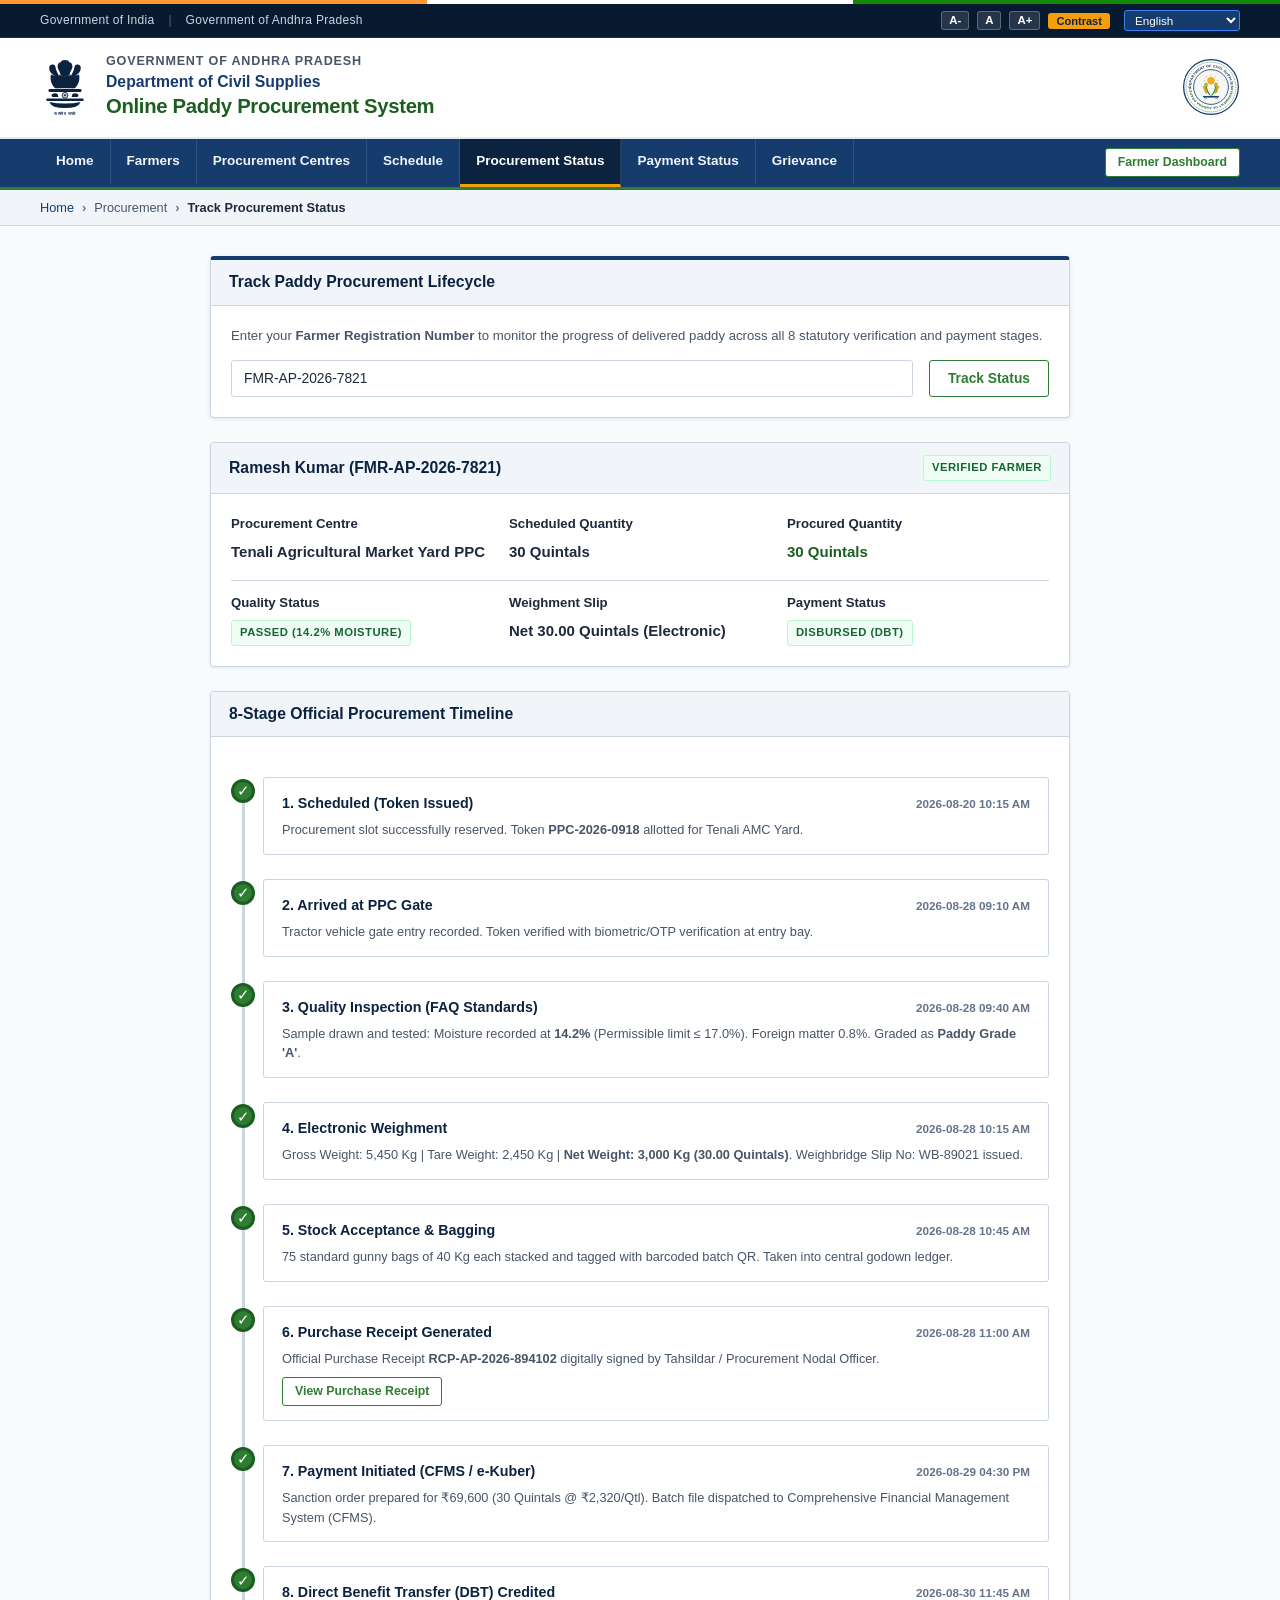
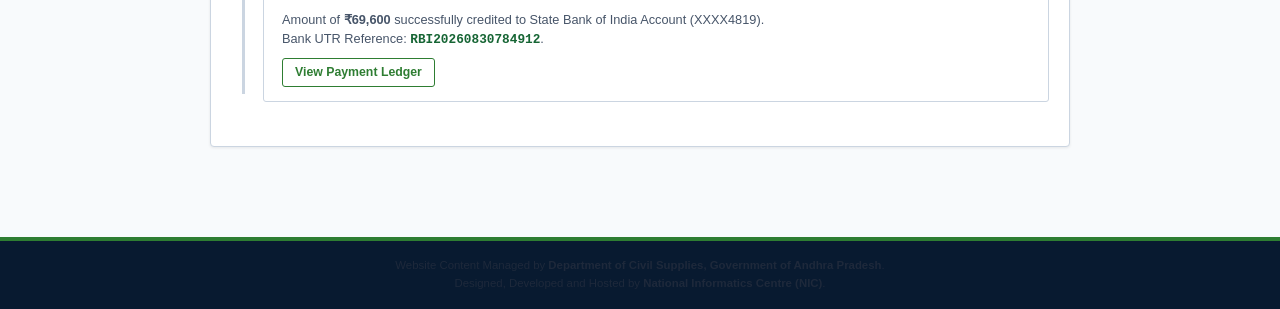
<file: procurement-status.html>
<!DOCTYPE html>
<html lang="en">
<head>
  <meta charset="UTF-8">
  <meta name="viewport" content="width=device-width, initial-scale=1.0">
  <meta name="description" content="Procurement Status Lifecycle Tracker - Online Paddy Procurement System, Department of Civil Supplies. 8-stage visual timeline tracking from gate entry to bank DBT payout.">
  <title>Procurement Status Tracker | Online Paddy Procurement System</title>
  <link rel="stylesheet" href="css/style.css">
  <link rel="stylesheet" href="css/government.css">
  <link rel="stylesheet" href="css/responsive.css">
</head>
<body>
  <!-- Accessible Skip Link -->
  <a href="#main-content" class="skip-to-content">Skip to Main Content</a>

  <!-- Top Tricolor Stripe -->
  <div class="gov-top-tricolor" aria-hidden="true"></div>

  <!-- Government Top Admin Strip -->
  <div class="gov-top-bar">
    <div class="container gov-top-bar-content">
      <div class="gov-entity-links">
        <span class="gov-entity-link" data-i18n="gov.india">Government of India</span>
        <span style="color: rgba(255,255,255,0.3);">|</span>
        <span class="gov-entity-link" data-i18n="gov.state">Government of Andhra Pradesh</span>
      </div>
      <div class="gov-accessibility-controls">
        <button type="button" id="btn-font-small" class="a11y-btn" aria-label="Decrease Text Size">A-</button>
        <button type="button" id="btn-font-normal" class="a11y-btn" aria-label="Reset Text Size">A</button>
        <button type="button" id="btn-font-large" class="a11y-btn" aria-label="Increase Text Size">A+</button>
        <button type="button" id="btn-contrast-toggle" class="contrast-toggle-btn" aria-label="Toggle High Contrast">Contrast</button>
        <div class="lang-select-wrapper">
          <label for="header-lang-select" class="sr-only" style="position: absolute; left: -9999px;">Language</label>
          <select id="header-lang-select" class="lang-select" aria-label="Select Language">
            <option value="en">English</option>
            <option value="te">తెలుగు (Telugu)</option>
          </select>
        </div>
      </div>
    </div>
  </div>

  <!-- Department Branding Header -->
  <header class="gov-branding-header">
    <div class="container gov-branding-content">
      <a href="index.html" class="gov-branding-left">
        <img src="assets/images/national-emblem.svg" alt="National Emblem of India" class="gov-emblem-img">
        <div class="gov-title-group">
          <span class="gov-state-title" data-i18n="gov.state">Government of Andhra Pradesh</span>
          <span class="gov-dept-title" data-i18n="gov.dept">Department of Civil Supplies</span>
          <span class="gov-portal-title" data-i18n="gov.portal">Online Paddy Procurement System</span>
        </div>
      </a>
      <div class="gov-branding-right">
        <img src="assets/images/state-logo.svg" alt="Civil Supplies Seal" class="gov-state-logo-img">
      </div>
    </div>
  </header>

  <!-- Main Navigation Bar -->
  <nav class="gov-nav-bar" aria-label="Main Navigation">
    <div class="container gov-nav-container">
      <button type="button" class="mobile-menu-toggle" aria-expanded="false" aria-controls="main-nav-menu" aria-label="Toggle Navigation Menu">
        ☰ Menu
      </button>
      <ul id="main-nav-menu" class="gov-nav-menu">
        <li class="gov-nav-item"><a href="index.html" class="gov-nav-link" data-i18n="nav.home">Home</a></li>
        <li class="gov-nav-item"><a href="farmer-registration.html" class="gov-nav-link" data-i18n="nav.farmers">Farmers</a></li>
        <li class="gov-nav-item"><a href="procurement-centres.html" class="gov-nav-link" data-i18n="nav.centres">Procurement Centres</a></li>
        <li class="gov-nav-item"><a href="slot-booking.html" class="gov-nav-link" data-i18n="nav.schedule">Schedule</a></li>
        <li class="gov-nav-item"><a href="procurement-status.html" class="gov-nav-link active" data-i18n="nav.procurementStatus">Procurement Status</a></li>
        <li class="gov-nav-item"><a href="payment-status.html" class="gov-nav-link" data-i18n="nav.paymentStatus">Payment Status</a></li>
        <li class="gov-nav-item"><a href="grievance.html" class="gov-nav-link" data-i18n="nav.grievance">Grievance</a></li>
      </ul>
      <div class="gov-nav-right-actions">
        <a href="farmer-dashboard.html" class="btn btn-sm btn-secondary">Farmer Dashboard</a>
      </div>
    </div>
  </nav>

  <!-- Breadcrumbs -->
  <div class="breadcrumb-wrapper">
    <div class="container">
      <ul class="breadcrumbs">
        <li><a href="index.html">Home</a></li>
        <li>Procurement</li>
        <li class="current">Track Procurement Status</li>
      </ul>
    </div>
  </div>

  <!-- Main Content -->
  <main id="main-content" style="padding: 30px 0;">
    <div class="container">
      <div style="max-width: 860px; margin: 0 auto;">

        <!-- Lookup Form -->
        <div class="card" style="box-shadow: var(--shadow-card); border-top: 4px solid var(--gov-navy-primary); margin-bottom: 24px;">
          <div class="card-header">
            <h3>Track Paddy Procurement Lifecycle</h3>
          </div>
          <div class="card-body">
            <p class="text-muted" style="font-size: 0.88rem; margin-bottom: 14px;">
              Enter your <strong>Farmer Registration Number</strong> to monitor the progress of delivered paddy across all 8 statutory verification and payment stages.
            </p>
            <div class="d-flex gap-2 flex-wrap">
              <input type="text" id="track-reg-input" class="form-control" placeholder="e.g. FMR-AP-2026-7821" value="FMR-AP-2026-7821" style="flex: 1; text-transform: uppercase;">
              <button type="button" class="btn btn-primary" onclick="loadProcurementLifecycle()">
                Track Status
              </button>
            </div>
          </div>
        </div>

        <!-- Procurement Record Details Overview -->
        <div id="track-overview-card" class="card" style="display: none; margin-bottom: 24px;">
          <div class="card-header d-flex justify-between align-center">
            <h3 id="track-farmer-name" style="margin: 0;">Ramesh Kumar</h3>
            <span id="track-reg-badge" class="badge badge-success">Verified Farmer</span>
          </div>
          <div class="card-body">
            <div class="grid-3 mb-2">
              <div>
                <span class="form-label">Procurement Centre</span>
                <strong id="track-centre-name">Tenali PPC</strong>
              </div>
              <div>
                <span class="form-label">Scheduled Quantity</span>
                <strong id="track-sched-qty">30 Quintals</strong>
              </div>
              <div>
                <span class="form-label">Procured Quantity</span>
                <strong id="track-proc-qty" style="color: var(--agri-green-dark);">30 Quintals</strong>
              </div>
            </div>
            <div class="grid-3" style="border-top: 1px solid var(--border-color); padding-top: 12px;">
              <div>
                <span class="form-label">Quality Status</span>
                <span id="track-quality-status" class="badge badge-success">Passed (14.2% Moisture)</span>
              </div>
              <div>
                <span class="form-label">Weighment Slip</span>
                <strong id="track-weighment-status">Net 30.00 Quintals (Electronic)</strong>
              </div>
              <div>
                <span class="form-label">Payment Status</span>
                <span id="track-payment-status" class="badge badge-success">Disbursed (DBT)</span>
              </div>
            </div>
          </div>
        </div>

        <!-- 8-Stage Visual Timeline -->
        <div id="track-timeline-card" class="card" style="display: none;">
          <div class="card-header">
            <h3>8-Stage Official Procurement Timeline</h3>
          </div>
          <div class="card-body">
            <div class="timeline-vertical">
              
              <!-- 1. Scheduled -->
              <div class="timeline-node completed">
                <div class="timeline-marker">✓</div>
                <div class="timeline-content">
                  <div class="timeline-header">
                    <span class="timeline-title">1. Scheduled (Token Issued)</span>
                    <span class="timeline-date">2026-08-20 10:15 AM</span>
                  </div>
                  <div class="timeline-details">
                    Procurement slot successfully reserved. Token <strong>PPC-2026-0918</strong> allotted for Tenali AMC Yard.
                  </div>
                </div>
              </div>

              <!-- 2. Arrived -->
              <div class="timeline-node completed">
                <div class="timeline-marker">✓</div>
                <div class="timeline-content">
                  <div class="timeline-header">
                    <span class="timeline-title">2. Arrived at PPC Gate</span>
                    <span class="timeline-date">2026-08-28 09:10 AM</span>
                  </div>
                  <div class="timeline-details">
                    Tractor vehicle gate entry recorded. Token verified with biometric/OTP verification at entry bay.
                  </div>
                </div>
              </div>

              <!-- 3. Quality Checked -->
              <div class="timeline-node completed">
                <div class="timeline-marker">✓</div>
                <div class="timeline-content">
                  <div class="timeline-header">
                    <span class="timeline-title">3. Quality Inspection (FAQ Standards)</span>
                    <span class="timeline-date">2026-08-28 09:40 AM</span>
                  </div>
                  <div class="timeline-details">
                    Sample drawn and tested: Moisture recorded at <strong>14.2%</strong> (Permissible limit &le; 17.0%). Foreign matter 0.8%. Graded as <strong>Paddy Grade 'A'</strong>.
                  </div>
                </div>
              </div>

              <!-- 4. Weighed -->
              <div class="timeline-node completed">
                <div class="timeline-marker">✓</div>
                <div class="timeline-content">
                  <div class="timeline-header">
                    <span class="timeline-title">4. Electronic Weighment</span>
                    <span class="timeline-date">2026-08-28 10:15 AM</span>
                  </div>
                  <div class="timeline-details">
                    Gross Weight: 5,450 Kg | Tare Weight: 2,450 Kg | <strong>Net Weight: 3,000 Kg (30.00 Quintals)</strong>. Weighbridge Slip No: WB-89021 issued.
                  </div>
                </div>
              </div>

              <!-- 5. Procured -->
              <div class="timeline-node completed">
                <div class="timeline-marker">✓</div>
                <div class="timeline-content">
                  <div class="timeline-header">
                    <span class="timeline-title">5. Stock Acceptance &amp; Bagging</span>
                    <span class="timeline-date">2026-08-28 10:45 AM</span>
                  </div>
                  <div class="timeline-details">
                    75 standard gunny bags of 40 Kg each stacked and tagged with barcoded batch QR. Taken into central godown ledger.
                  </div>
                </div>
              </div>

              <!-- 6. Receipt Generated -->
              <div class="timeline-node completed">
                <div class="timeline-marker">✓</div>
                <div class="timeline-content">
                  <div class="timeline-header">
                    <span class="timeline-title">6. Purchase Receipt Generated</span>
                    <span class="timeline-date">2026-08-28 11:00 AM</span>
                  </div>
                  <div class="timeline-details">
                    Official Purchase Receipt <strong>RCP-AP-2026-894102</strong> digitally signed by Tahsildar / Procurement Nodal Officer.
                    <div class="mt-1">
                      <a href="receipt.html?token=PPC-2026-0918" class="btn btn-sm btn-outline-navy">View Purchase Receipt</a>
                    </div>
                  </div>
                </div>
              </div>

              <!-- 7. Payment Initiated -->
              <div class="timeline-node completed">
                <div class="timeline-marker">✓</div>
                <div class="timeline-content">
                  <div class="timeline-header">
                    <span class="timeline-title">7. Payment Initiated (CFMS / e-Kuber)</span>
                    <span class="timeline-date">2026-08-29 04:30 PM</span>
                  </div>
                  <div class="timeline-details">
                    Sanction order prepared for ₹69,600 (30 Quintals @ ₹2,320/Qtl). Batch file dispatched to Comprehensive Financial Management System (CFMS).
                  </div>
                </div>
              </div>

              <!-- 8. Payment Completed -->
              <div class="timeline-node completed">
                <div class="timeline-marker">✓</div>
                <div class="timeline-content">
                  <div class="timeline-header">
                    <span class="timeline-title">8. Direct Benefit Transfer (DBT) Credited</span>
                    <span class="timeline-date">2026-08-30 11:45 AM</span>
                  </div>
                  <div class="timeline-details">
                    Amount of <strong>₹69,600</strong> successfully credited to State Bank of India Account (XXXX4819).<br>
                    Bank UTR Reference: <span style="font-family: var(--font-mono); font-weight: 700; color: #166534;">RBI20260830784912</span>.
                    <div class="mt-1">
                      <a href="payment-status.html" class="btn btn-sm btn-success">View Payment Ledger</a>
                    </div>
                  </div>
                </div>
              </div>

            </div>
          </div>
        </div>

      </div>
    </div>
  </main>

  <!-- Government Footer -->
  <footer class="gov-footer">
    <div class="container gov-footer-bottom">
      <p style="margin: 0; font-size: 0.76rem;">
        Website Content Managed by <strong>Department of Civil Supplies, Government of Andhra Pradesh</strong>.<br>
        Designed, Developed and Hosted by <strong>National Informatics Centre (NIC)</strong>.
      </p>
    </div>
  </footer>

  <!-- Scripts -->
  <script src="js/language.js"></script>
  <script src="js/main.js"></script>
  <script>
    function loadProcurementLifecycle() {
      const regId = document.getElementById("track-reg-input")?.value.trim();
      const overview = document.getElementById("track-overview-card");
      const timeline = document.getElementById("track-timeline-card");

      if (!regId) return;

      const farmers = JSON.parse(localStorage.getItem("epaddy_farmers") || "[]");
      const farmer = farmers.find((f) => f.id.toLowerCase() === regId.toLowerCase()) || farmers[0];

      if (farmer) {
        overview.style.display = "block";
        timeline.style.display = "block";

        document.getElementById("track-farmer-name").textContent = `${farmer.name} (${farmer.id})`;
        document.getElementById("track-centre-name").textContent = farmer.activeAppointment ? farmer.activeAppointment.centreName : "Tenali Agricultural Market Yard PPC";
      }
    }

    document.addEventListener("DOMContentLoaded", () => {
      loadProcurementLifecycle();
    });
  </script>
</body>
</html>
</file>
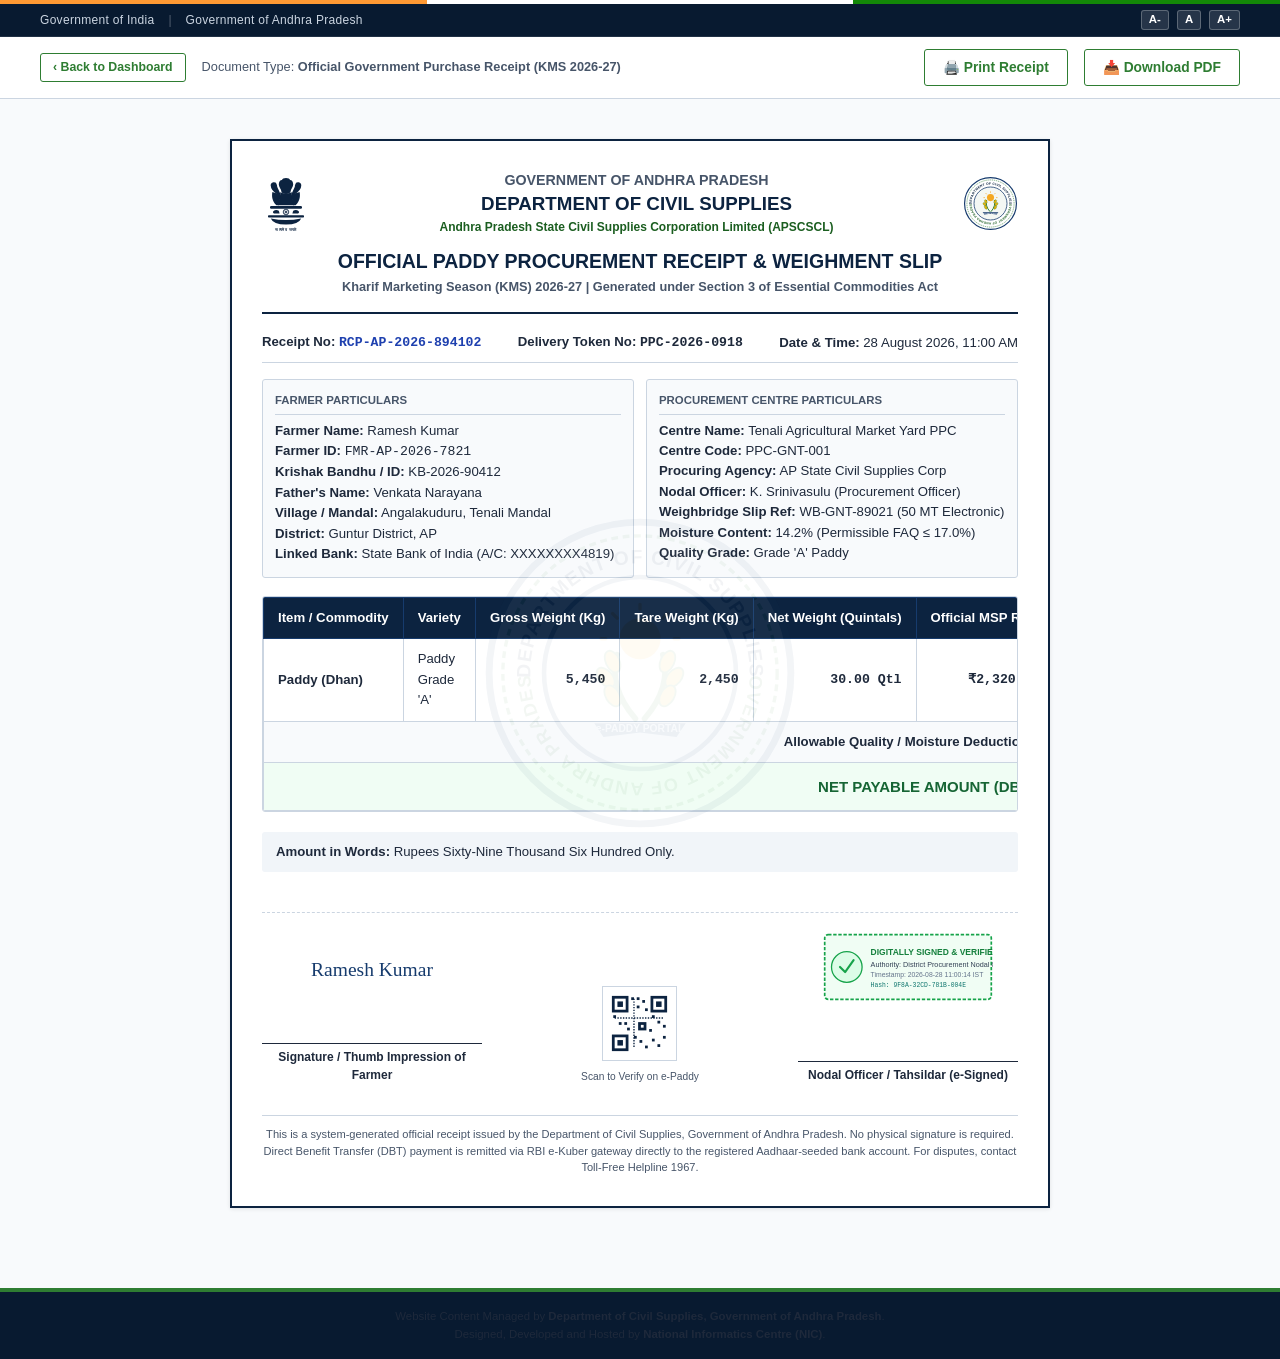
<file: receipt.html>
<!DOCTYPE html>
<html lang="en">
<head>
  <meta charset="UTF-8">
  <meta name="viewport" content="width=device-width, initial-scale=1.0">
  <meta name="description" content="Procurement Purchase Receipt & Weighment Slip - Department of Civil Supplies, Government of Andhra Pradesh. Official digital receipt for paddy delivery.">
  <title>Procurement Purchase Receipt | Department of Civil Supplies</title>
  <link rel="stylesheet" href="css/style.css">
  <link rel="stylesheet" href="css/government.css">
  <link rel="stylesheet" href="css/responsive.css">
</head>
<body>
  <!-- Accessible Skip Link -->
  <a href="#main-content" class="skip-to-content no-print">Skip to Main Content</a>

  <!-- Top Tricolor Stripe -->
  <div class="gov-top-tricolor no-print" aria-hidden="true"></div>

  <!-- Government Top Admin Strip -->
  <div class="gov-top-bar no-print">
    <div class="container gov-top-bar-content">
      <div class="gov-entity-links">
        <span class="gov-entity-link" data-i18n="gov.india">Government of India</span>
        <span style="color: rgba(255,255,255,0.3);">|</span>
        <span class="gov-entity-link" data-i18n="gov.state">Government of Andhra Pradesh</span>
      </div>
      <div class="gov-accessibility-controls">
        <button type="button" id="btn-font-small" class="a11y-btn" aria-label="Decrease Text Size">A-</button>
        <button type="button" id="btn-font-normal" class="a11y-btn" aria-label="Reset Text Size">A</button>
        <button type="button" id="btn-font-large" class="a11y-btn" aria-label="Increase Text Size">A+</button>
      </div>
    </div>
  </div>

  <!-- Header Actions (Visible on Screen, Hidden during Print) -->
  <div class="no-print" style="background: #ffffff; padding: 12px 0; border-bottom: 1px solid var(--border-color);">
    <div class="container d-flex justify-between align-center flex-wrap gap-2">
      <div class="d-flex align-center gap-2">
        <a href="farmer-dashboard.html" class="btn btn-sm btn-secondary">‹ Back to Dashboard</a>
        <span style="font-size: 0.85rem; color: var(--text-muted);">
          Document Type: <strong>Official Government Purchase Receipt (KMS 2026-27)</strong>
        </span>
      </div>
      <div class="d-flex gap-2">
        <button type="button" class="btn btn-primary" onclick="window.print()">
          🖨️ Print Receipt
        </button>
        <button type="button" class="btn btn-secondary" onclick="simulateDownload()">
          📥 Download PDF
        </button>
      </div>
    </div>
  </div>

  <!-- Main Printable Paper Container -->
  <main id="main-content" style="padding: 20px 0;">
    <div class="container">
      
      <div class="receipt-paper">
        <!-- Watermark -->
        <img src="assets/images/state-logo.svg" alt="" class="receipt-watermark" aria-hidden="true">

        <!-- Receipt Header -->
        <div class="receipt-header">
          <div style="display: flex; justify-content: space-between; align-items: center; margin-bottom: 10px;">
            <img src="assets/images/national-emblem.svg" alt="National Emblem" style="width: 48px; height: 60px;">
            <div style="text-align: center;">
              <h3 style="font-size: 0.95rem; font-weight: 700; color: #475569; text-transform: uppercase; margin: 0;">
                GOVERNMENT OF ANDHRA PRADESH
              </h3>
              <h2 style="font-size: 1.25rem; font-weight: 800; color: #0c2340; margin: 2px 0;">
                DEPARTMENT OF CIVIL SUPPLIES
              </h2>
              <div style="font-size: 0.8rem; font-weight: 600; color: #1b5e20;">
                Andhra Pradesh State Civil Supplies Corporation Limited (APSCSCL)
              </div>
            </div>
            <img src="assets/images/state-logo.svg" alt="Civil Supplies Seal" style="width: 55px; height: 55px;">
          </div>
          
          <div class="receipt-title">
            OFFICIAL PADDY PROCUREMENT RECEIPT &amp; WEIGHMENT SLIP
          </div>
          <div class="receipt-subtitle">
            Kharif Marketing Season (KMS) 2026-27 | Generated under Section 3 of Essential Commodities Act
          </div>
        </div>

        <!-- Receipt Metadata Top Bar -->
        <div style="display: flex; justify-content: space-between; align-items: center; border-bottom: 1px solid var(--border-color); padding-bottom: 8px; margin-bottom: 16px; font-size: 0.88rem;">
          <div>
            <strong>Receipt No:</strong> <span id="rcp-number" style="font-family: var(--font-mono); font-weight: 800; color: #1e40af;">RCP-AP-2026-894102</span>
          </div>
          <div>
            <strong>Delivery Token No:</strong> <span id="rcp-token" style="font-family: var(--font-mono); font-weight: 800;">PPC-2026-0918</span>
          </div>
          <div>
            <strong>Date &amp; Time:</strong> <span id="rcp-date">28 August 2026, 11:00 AM</span>
          </div>
        </div>

        <!-- Grid 1: Farmer & Centre Details -->
        <div class="receipt-grid-info">
          <div style="background: #f8fafc; padding: 12px; border: 1px solid var(--border-color); border-radius: var(--radius-sm);">
            <div style="font-size: 0.76rem; font-weight: 700; color: var(--text-muted); text-transform: uppercase; border-bottom: 1px solid var(--border-color); padding-bottom: 4px; margin-bottom: 6px;">
              Farmer Particulars
            </div>
            <div><strong>Farmer Name:</strong> <span id="rcp-farmer-name">Ramesh Kumar</span></div>
            <div><strong>Farmer ID:</strong> <span id="rcp-farmer-id" style="font-family: var(--font-mono);">FMR-AP-2026-7821</span></div>
            <div><strong>Krishak Bandhu / ID:</strong> KB-2026-90412</div>
            <div><strong>Father's Name:</strong> Venkata Narayana</div>
            <div><strong>Village / Mandal:</strong> Angalakuduru, Tenali Mandal</div>
            <div><strong>District:</strong> Guntur District, AP</div>
            <div><strong>Linked Bank:</strong> State Bank of India (A/C: XXXXXXXX4819)</div>
          </div>

          <div style="background: #f8fafc; padding: 12px; border: 1px solid var(--border-color); border-radius: var(--radius-sm);">
            <div style="font-size: 0.76rem; font-weight: 700; color: var(--text-muted); text-transform: uppercase; border-bottom: 1px solid var(--border-color); padding-bottom: 4px; margin-bottom: 6px;">
              Procurement Centre Particulars
            </div>
            <div><strong>Centre Name:</strong> <span id="rcp-centre-name">Tenali Agricultural Market Yard PPC</span></div>
            <div><strong>Centre Code:</strong> PPC-GNT-001</div>
            <div><strong>Procuring Agency:</strong> AP State Civil Supplies Corp</div>
            <div><strong>Nodal Officer:</strong> K. Srinivasulu (Procurement Officer)</div>
            <div><strong>Weighbridge Slip Ref:</strong> WB-GNT-89021 (50 MT Electronic)</div>
            <div><strong>Moisture Content:</strong> 14.2% (Permissible FAQ &le; 17.0%)</div>
            <div><strong>Quality Grade:</strong> Grade 'A' Paddy</div>
          </div>
        </div>

        <!-- Weighment & Billing Table -->
        <div class="table-responsive" style="margin-bottom: 20px;">
          <table class="gov-table" style="font-size: 0.88rem;">
            <thead>
              <tr>
                <th>Item / Commodity</th>
                <th>Variety</th>
                <th>Gross Weight (Kg)</th>
                <th>Tare Weight (Kg)</th>
                <th>Net Weight (Quintals)</th>
                <th>Official MSP Rate</th>
                <th>Gross Value (₹)</th>
              </tr>
            </thead>
            <tbody>
              <tr>
                <td><strong>Paddy (Dhan)</strong></td>
                <td>Paddy Grade 'A'</td>
                <td class="number-cell">5,450</td>
                <td class="number-cell">2,450</td>
                <td class="number-cell"><strong>30.00 Qtl</strong></td>
                <td class="number-cell">₹2,320.00</td>
                <td class="number-cell"><strong style="font-size: 1rem; color: var(--gov-navy-dark);">₹69,600.00</strong></td>
              </tr>
              <tr>
                <td colspan="6" style="text-align: right; font-weight: 600;">Allowable Quality / Moisture Deductions:</td>
                <td class="number-cell" style="color: var(--agri-green-dark);">₹0.00</td>
              </tr>
              <tr style="background: #f0fdf4; font-weight: 800;">
                <td colspan="6" style="text-align: right; font-size: 1rem; color: #166534;">NET PAYABLE AMOUNT (DBT):</td>
                <td class="number-cell" style="font-size: 1.15rem; color: #166534;">₹69,600.00</td>
              </tr>
            </tbody>
          </table>
        </div>

        <!-- Amount in Words -->
        <div style="background: #f1f5f9; padding: 10px 14px; border-radius: var(--radius-sm); margin-bottom: 20px; font-size: 0.88rem;">
          <strong>Amount in Words:</strong> Rupees Sixty-Nine Thousand Six Hundred Only.
        </div>

        <!-- Signatures and Digital Stamp Verification Box -->
        <div class="receipt-signatures">
          <div class="sig-box">
            <div style="height: 45px; display: flex; align-items: center; justify-content: center; font-family: 'Brush Script MT', cursive; font-size: 1.3rem; color: #163b6d;">
              Ramesh Kumar
            </div>
            <div class="sig-line">
              Signature / Thumb Impression of Farmer
            </div>
          </div>

          <div style="text-align: center;">
            <img src="assets/images/qr-code.svg" alt="Official Verification QR" style="width: 75px; height: 75px; border: 1px solid #cbd5e1; padding: 2px;">
            <div style="font-size: 0.68rem; color: var(--text-muted); margin-top: 2px;">Scan to Verify on e-Paddy</div>
          </div>

          <div class="sig-box">
            <img src="assets/images/digital-signature.svg" alt="Digital Signature" style="width: 170px; height: auto; margin-bottom: 4px;">
            <div class="sig-line">
              Nodal Officer / Tahsildar (e-Signed)
            </div>
          </div>
        </div>

        <!-- Footer Notice -->
        <div style="margin-top: 30px; border-top: 1px solid var(--border-color); padding-top: 10px; font-size: 0.74rem; color: var(--text-muted); text-align: center; line-height: 1.5;">
          This is a system-generated official receipt issued by the Department of Civil Supplies, Government of Andhra Pradesh. No physical signature is required. Direct Benefit Transfer (DBT) payment is remitted via RBI e-Kuber gateway directly to the registered Aadhaar-seeded bank account. For disputes, contact Toll-Free Helpline 1967.
        </div>

      </div>

    </div>
  </main>

  <!-- Government Footer (Hidden in print) -->
  <footer class="gov-footer no-print">
    <div class="container gov-footer-bottom">
      <p style="margin: 0; font-size: 0.76rem;">
        Website Content Managed by <strong>Department of Civil Supplies, Government of Andhra Pradesh</strong>.<br>
        Designed, Developed and Hosted by <strong>National Informatics Centre (NIC)</strong>.
      </p>
    </div>
  </footer>

  <!-- Scripts -->
  <script src="js/language.js"></script>
  <script src="js/main.js"></script>
  <script>
    function simulateDownload() {
      showToast("Preparing official PDF receipt...", "info");
      setTimeout(() => {
        window.print();
      }, 500);
    }

    // Dynamic parameter handling
    document.addEventListener("DOMContentLoaded", () => {
      const params = new URLSearchParams(window.location.search);
      const token = params.get("token");

      if (token) {
        const schedules = JSON.parse(localStorage.getItem("epaddy_schedules") || "[]");
        const match = schedules.find((s) => s.tokenNumber === token);
        if (match) {
          document.getElementById("rcp-token").textContent = match.tokenNumber;
          document.getElementById("rcp-farmer-name").textContent = match.farmerName;
          document.getElementById("rcp-farmer-id").textContent = match.farmerId;
          document.getElementById("rcp-centre-name").textContent = match.centreName;
          if (match.receiptNumber) {
            document.getElementById("rcp-number").textContent = match.receiptNumber;
          }
        }
      }
    });
  </script>
</body>
</html>
</file>
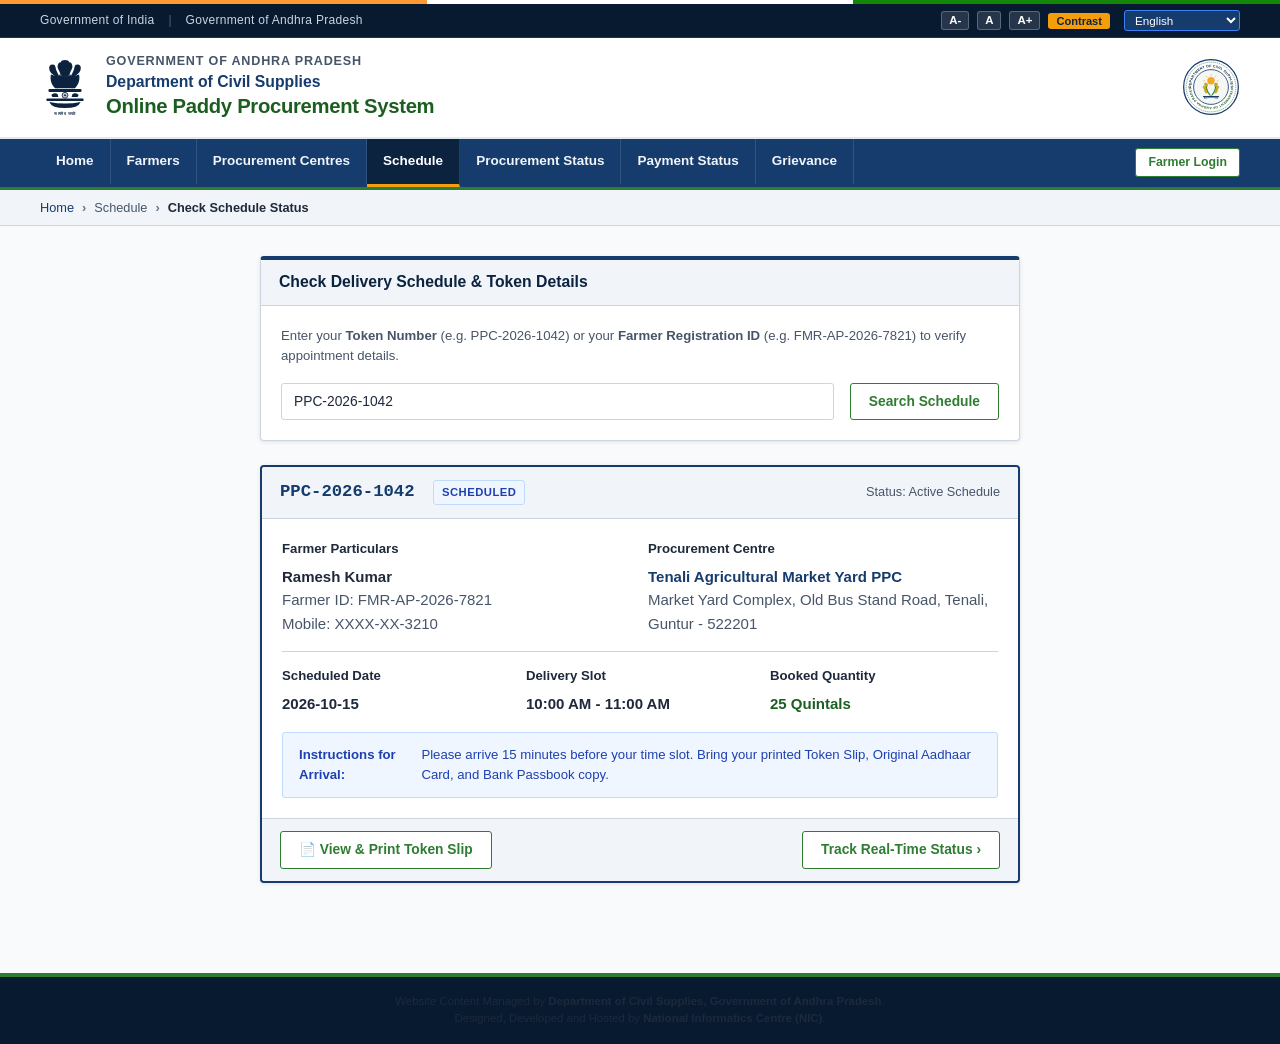
<file: schedule-status.html>
<!DOCTYPE html>
<html lang="en">
<head>
  <meta charset="UTF-8">
  <meta name="viewport" content="width=device-width, initial-scale=1.0">
  <meta name="description" content="Check Schedule Status - Online Paddy Procurement System, Department of Civil Supplies. Search by Token Number or Farmer Registration Number to view delivery schedule.">
  <title>Check Schedule Status | Online Paddy Procurement System</title>
  <link rel="stylesheet" href="css/style.css">
  <link rel="stylesheet" href="css/government.css">
  <link rel="stylesheet" href="css/responsive.css">
</head>
<body>
  <!-- Accessible Skip Link -->
  <a href="#main-content" class="skip-to-content">Skip to Main Content</a>

  <!-- Top Tricolor Stripe -->
  <div class="gov-top-tricolor" aria-hidden="true"></div>

  <!-- Government Top Admin Strip -->
  <div class="gov-top-bar">
    <div class="container gov-top-bar-content">
      <div class="gov-entity-links">
        <span class="gov-entity-link" data-i18n="gov.india">Government of India</span>
        <span style="color: rgba(255,255,255,0.3);">|</span>
        <span class="gov-entity-link" data-i18n="gov.state">Government of Andhra Pradesh</span>
      </div>
      <div class="gov-accessibility-controls">
        <button type="button" id="btn-font-small" class="a11y-btn" aria-label="Decrease Text Size">A-</button>
        <button type="button" id="btn-font-normal" class="a11y-btn" aria-label="Reset Text Size">A</button>
        <button type="button" id="btn-font-large" class="a11y-btn" aria-label="Increase Text Size">A+</button>
        <button type="button" id="btn-contrast-toggle" class="contrast-toggle-btn" aria-label="Toggle High Contrast">Contrast</button>
        <div class="lang-select-wrapper">
          <label for="header-lang-select" class="sr-only" style="position: absolute; left: -9999px;">Language</label>
          <select id="header-lang-select" class="lang-select" aria-label="Select Language">
            <option value="en">English</option>
            <option value="te">తెలుగు (Telugu)</option>
          </select>
        </div>
      </div>
    </div>
  </div>

  <!-- Department Branding Header -->
  <header class="gov-branding-header">
    <div class="container gov-branding-content">
      <a href="index.html" class="gov-branding-left">
        <img src="assets/images/national-emblem.svg" alt="National Emblem of India" class="gov-emblem-img">
        <div class="gov-title-group">
          <span class="gov-state-title" data-i18n="gov.state">Government of Andhra Pradesh</span>
          <span class="gov-dept-title" data-i18n="gov.dept">Department of Civil Supplies</span>
          <span class="gov-portal-title" data-i18n="gov.portal">Online Paddy Procurement System</span>
        </div>
      </a>
      <div class="gov-branding-right">
        <img src="assets/images/state-logo.svg" alt="Civil Supplies Seal" class="gov-state-logo-img">
      </div>
    </div>
  </header>

  <!-- Main Navigation Bar -->
  <nav class="gov-nav-bar" aria-label="Main Navigation">
    <div class="container gov-nav-container">
      <button type="button" class="mobile-menu-toggle" aria-expanded="false" aria-controls="main-nav-menu" aria-label="Toggle Navigation Menu">
        ☰ Menu
      </button>
      <ul id="main-nav-menu" class="gov-nav-menu">
        <li class="gov-nav-item"><a href="index.html" class="gov-nav-link" data-i18n="nav.home">Home</a></li>
        <li class="gov-nav-item"><a href="farmer-registration.html" class="gov-nav-link" data-i18n="nav.farmers">Farmers</a></li>
        <li class="gov-nav-item"><a href="procurement-centres.html" class="gov-nav-link" data-i18n="nav.centres">Procurement Centres</a></li>
        <li class="gov-nav-item"><a href="slot-booking.html" class="gov-nav-link active" data-i18n="nav.schedule">Schedule</a></li>
        <li class="gov-nav-item"><a href="procurement-status.html" class="gov-nav-link" data-i18n="nav.procurementStatus">Procurement Status</a></li>
        <li class="gov-nav-item"><a href="payment-status.html" class="gov-nav-link" data-i18n="nav.paymentStatus">Payment Status</a></li>
        <li class="gov-nav-item"><a href="grievance.html" class="gov-nav-link" data-i18n="nav.grievance">Grievance</a></li>
      </ul>
      <div class="gov-nav-right-actions">
        <a href="farmer-login.html" class="btn btn-sm btn-secondary">Farmer Login</a>
      </div>
    </div>
  </nav>

  <!-- Breadcrumbs -->
  <div class="breadcrumb-wrapper">
    <div class="container">
      <ul class="breadcrumbs">
        <li><a href="index.html">Home</a></li>
        <li>Schedule</li>
        <li class="current">Check Schedule Status</li>
      </ul>
    </div>
  </div>

  <!-- Main Content -->
  <main id="main-content" style="padding: 30px 0;">
    <div class="container">
      <div style="max-width: 760px; margin: 0 auto;">

        <!-- Search Card -->
        <div class="card" style="box-shadow: var(--shadow-card); border-top: 4px solid var(--gov-navy-primary); margin-bottom: 24px;">
          <div class="card-header">
            <h3>Check Delivery Schedule &amp; Token Details</h3>
          </div>
          <div class="card-body">
            <p class="text-muted" style="font-size: 0.88rem; margin-bottom: 16px;">
              Enter your <strong>Token Number</strong> (e.g. PPC-2026-1042) or your <strong>Farmer Registration ID</strong> (e.g. FMR-AP-2026-7821) to verify appointment details.
            </p>
            <div class="d-flex gap-2 flex-wrap">
              <input type="text" id="schedule-search-input" class="form-control" placeholder="Enter Token No (PPC-2026-1042) or Farmer ID" value="PPC-2026-1042" style="flex: 1; text-transform: uppercase;">
              <button type="button" class="btn btn-primary" onclick="lookupSchedule()">
                Search Schedule
              </button>
            </div>
          </div>
        </div>

        <!-- Schedule Results Container -->
        <div id="schedule-results-container">
          <!-- Populated by script -->
        </div>

      </div>
    </div>
  </main>

  <!-- Government Footer -->
  <footer class="gov-footer">
    <div class="container gov-footer-bottom">
      <p style="margin: 0; font-size: 0.76rem;">
        Website Content Managed by <strong>Department of Civil Supplies, Government of Andhra Pradesh</strong>.<br>
        Designed, Developed and Hosted by <strong>National Informatics Centre (NIC)</strong>.
      </p>
    </div>
  </footer>

  <!-- Scripts -->
  <script src="js/language.js"></script>
  <script src="js/main.js"></script>
  <script>
    function lookupSchedule() {
      const query = document.getElementById("schedule-search-input")?.value.trim().toUpperCase();
      const container = document.getElementById("schedule-results-container");
      if (!query || !container) return;

      const schedules = JSON.parse(localStorage.getItem("epaddy_schedules") || "[]");
      const match = schedules.find((s) => s.tokenNumber.toUpperCase() === query || s.farmerId.toUpperCase() === query);

      if (!match) {
        container.innerHTML = `
          <div class="alert alert-warning">
            No schedule appointment found matching "${query}". Please check the token number or book a fresh slot.
          </div>
        `;
        return;
      }

      container.innerHTML = `
        <div class="card" style="border: 2px solid var(--gov-navy-primary); box-shadow: var(--shadow-card);">
          <div class="card-header d-flex justify-between align-center" style="background: var(--bg-alt);">
            <div>
              <strong style="font-family: var(--font-mono); font-size: 1.15rem; color: var(--gov-navy-primary);">
                ${match.tokenNumber}
              </strong>
              <span class="badge ${match.status === 'Completed' ? 'badge-success' : 'badge-info'}" style="margin-left: 8px;">
                ${match.status}
              </span>
            </div>
            <span style="font-size: 0.85rem; color: var(--text-muted);">Status: Active Schedule</span>
          </div>
          <div class="card-body">
            <div class="grid-2 mb-2">
              <div>
                <span class="form-label">Farmer Particulars</span>
                <strong>${match.farmerName}</strong><br>
                <span class="text-muted">Farmer ID: ${match.farmerId}</span><br>
                <span class="text-muted">Mobile: XXXX-XX-${match.mobile ? match.mobile.slice(-4) : "8921"}</span>
              </div>
              <div>
                <span class="form-label">Procurement Centre</span>
                <strong style="color: var(--gov-navy-primary);">${match.centreName}</strong><br>
                <span class="text-muted">${match.centreAddress}</span>
              </div>
            </div>

            <div class="grid-3 mt-2" style="border-top: 1px solid var(--border-color); padding-top: 14px;">
              <div>
                <span class="form-label">Scheduled Date</span>
                <strong>${match.date}</strong>
              </div>
              <div>
                <span class="form-label">Delivery Slot</span>
                <strong>${match.timeSlot}</strong>
              </div>
              <div>
                <span class="form-label">Booked Quantity</span>
                <strong style="color: var(--agri-green-dark);">${match.scheduledQuantity} Quintals</strong>
              </div>
            </div>

            <div class="alert alert-info mt-2" style="margin-bottom: 0;">
              <strong>Instructions for Arrival:</strong> Please arrive 15 minutes before your time slot. Bring your printed Token Slip, Original Aadhaar Card, and Bank Passbook copy.
            </div>
          </div>
          <div class="card-footer d-flex justify-between align-center">
            <a href="receipt.html?token=${match.tokenNumber}" class="btn btn-outline-navy">
              📄 View &amp; Print Token Slip
            </a>
            <a href="procurement-status.html?reg=${match.farmerId}" class="btn btn-primary">
              Track Real-Time Status ›
            </a>
          </div>
        </div>
      `;
    }

    document.addEventListener("DOMContentLoaded", () => {
      lookupSchedule();
    });
  </script>
</body>
</html>
</file>
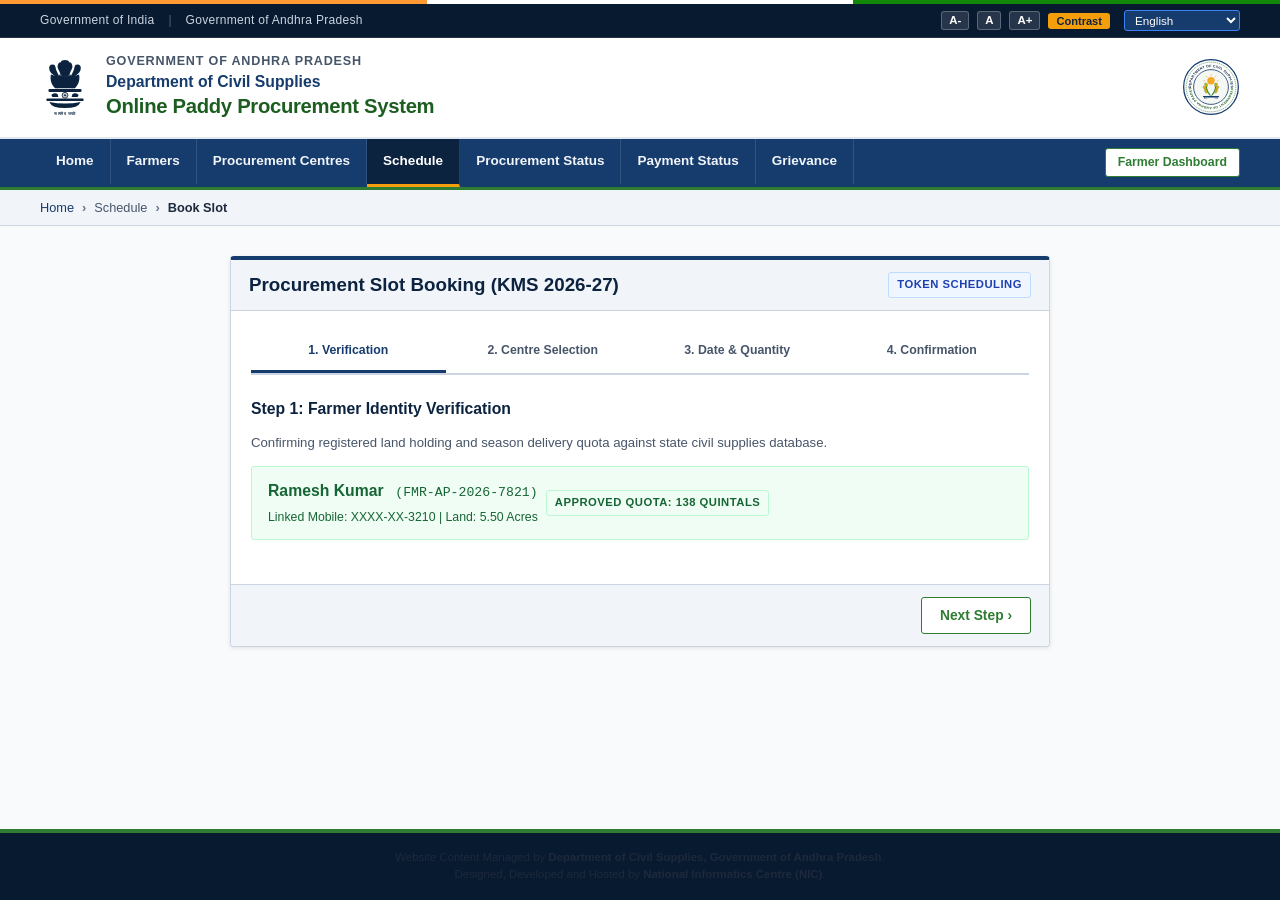
<file: slot-booking.html>
<!DOCTYPE html>
<html lang="en">
<head>
  <meta charset="UTF-8">
  <meta name="viewport" content="width=device-width, initial-scale=1.0">
  <meta name="description" content="Book Procurement Slot - Online Paddy Procurement System, Department of Civil Supplies. Step-based token booking, weighbridge scheduling, and OTP confirmation.">
  <title>Book Procurement Slot | Online Paddy Procurement System</title>
  <link rel="stylesheet" href="css/style.css">
  <link rel="stylesheet" href="css/government.css">
  <link rel="stylesheet" href="css/responsive.css">
  <style>
    .booking-stepper {
      display: flex;
      justify-content: space-between;
      border-bottom: 2px solid var(--border-color);
      margin-bottom: 24px;
      list-style: none;
      padding: 0;
    }
    .booking-step-indicator {
      flex: 1;
      text-align: center;
      padding: 10px 4px;
      border-bottom: 3px solid transparent;
      color: var(--text-muted);
      font-size: 0.82rem;
      font-weight: 600;
    }
    .booking-step-indicator.active {
      border-bottom-color: var(--gov-navy-primary);
      color: var(--gov-navy-primary);
      font-weight: 700;
    }
    .booking-step-indicator.completed {
      border-bottom-color: var(--agri-green-primary);
      color: var(--agri-green-dark);
    }
    .time-slot-grid, .date-slot-grid {
      display: grid;
      grid-template-columns: repeat(4, 1fr);
      gap: 10px;
    }
    @media (max-width: 768px) {
      .time-slot-grid, .date-slot-grid {
        grid-template-columns: repeat(2, 1fr);
      }
    }
    .date-slot-btn, .time-slot-btn {
      padding: 10px 8px;
      font-size: 0.85rem;
      text-align: center;
    }
  </style>
</head>
<body>
  <!-- Accessible Skip Link -->
  <a href="#main-content" class="skip-to-content">Skip to Main Content</a>

  <!-- Top Tricolor Stripe -->
  <div class="gov-top-tricolor" aria-hidden="true"></div>

  <!-- Government Top Admin Strip -->
  <div class="gov-top-bar">
    <div class="container gov-top-bar-content">
      <div class="gov-entity-links">
        <span class="gov-entity-link" data-i18n="gov.india">Government of India</span>
        <span style="color: rgba(255,255,255,0.3);">|</span>
        <span class="gov-entity-link" data-i18n="gov.state">Government of Andhra Pradesh</span>
      </div>
      <div class="gov-accessibility-controls">
        <button type="button" id="btn-font-small" class="a11y-btn" aria-label="Decrease Text Size">A-</button>
        <button type="button" id="btn-font-normal" class="a11y-btn" aria-label="Reset Text Size">A</button>
        <button type="button" id="btn-font-large" class="a11y-btn" aria-label="Increase Text Size">A+</button>
        <button type="button" id="btn-contrast-toggle" class="contrast-toggle-btn" aria-label="Toggle High Contrast">Contrast</button>
        <div class="lang-select-wrapper">
          <label for="header-lang-select" class="sr-only" style="position: absolute; left: -9999px;">Language</label>
          <select id="header-lang-select" class="lang-select" aria-label="Select Language">
            <option value="en">English</option>
            <option value="te">తెలుగు (Telugu)</option>
          </select>
        </div>
      </div>
    </div>
  </div>

  <!-- Department Branding Header -->
  <header class="gov-branding-header">
    <div class="container gov-branding-content">
      <a href="index.html" class="gov-branding-left">
        <img src="assets/images/national-emblem.svg" alt="National Emblem of India" class="gov-emblem-img">
        <div class="gov-title-group">
          <span class="gov-state-title" data-i18n="gov.state">Government of Andhra Pradesh</span>
          <span class="gov-dept-title" data-i18n="gov.dept">Department of Civil Supplies</span>
          <span class="gov-portal-title" data-i18n="gov.portal">Online Paddy Procurement System</span>
        </div>
      </a>
      <div class="gov-branding-right">
        <img src="assets/images/state-logo.svg" alt="Civil Supplies Seal" class="gov-state-logo-img">
      </div>
    </div>
  </header>

  <!-- Main Navigation Bar -->
  <nav class="gov-nav-bar" aria-label="Main Navigation">
    <div class="container gov-nav-container">
      <button type="button" class="mobile-menu-toggle" aria-expanded="false" aria-controls="main-nav-menu" aria-label="Toggle Navigation Menu">
        ☰ Menu
      </button>
      <ul id="main-nav-menu" class="gov-nav-menu">
        <li class="gov-nav-item"><a href="index.html" class="gov-nav-link" data-i18n="nav.home">Home</a></li>
        <li class="gov-nav-item"><a href="farmer-registration.html" class="gov-nav-link" data-i18n="nav.farmers">Farmers</a></li>
        <li class="gov-nav-item"><a href="procurement-centres.html" class="gov-nav-link" data-i18n="nav.centres">Procurement Centres</a></li>
        <li class="gov-nav-item"><a href="slot-booking.html" class="gov-nav-link active" data-i18n="nav.schedule">Schedule</a></li>
        <li class="gov-nav-item"><a href="procurement-status.html" class="gov-nav-link" data-i18n="nav.procurementStatus">Procurement Status</a></li>
        <li class="gov-nav-item"><a href="payment-status.html" class="gov-nav-link" data-i18n="nav.paymentStatus">Payment Status</a></li>
        <li class="gov-nav-item"><a href="grievance.html" class="gov-nav-link" data-i18n="nav.grievance">Grievance</a></li>
      </ul>
      <div class="gov-nav-right-actions">
        <a href="farmer-dashboard.html" class="btn btn-sm btn-secondary">Farmer Dashboard</a>
      </div>
    </div>
  </nav>

  <!-- Breadcrumbs -->
  <div class="breadcrumb-wrapper">
    <div class="container">
      <ul class="breadcrumbs">
        <li><a href="index.html">Home</a></li>
        <li>Schedule</li>
        <li class="current">Book Slot</li>
      </ul>
    </div>
  </div>

  <!-- Main Content -->
  <main id="main-content" style="padding: 30px 0;">
    <div class="container">
      <div style="max-width: 820px; margin: 0 auto;">

        <!-- Wizard Card -->
        <div id="booking-wizard-card" class="card" style="box-shadow: var(--shadow-card); border-top: 4px solid var(--gov-navy-primary);">
          <div class="card-header d-flex justify-between align-center">
            <h2 style="font-size: 1.25rem;">Procurement Slot Booking (KMS 2026-27)</h2>
            <span class="badge badge-info">Token Scheduling</span>
          </div>
          <div class="card-body">

            <!-- Step Progress Indicators -->
            <ul class="booking-stepper">
              <li class="booking-step-indicator active">1. Verification</li>
              <li class="booking-step-indicator">2. Centre Selection</li>
              <li class="booking-step-indicator">3. Date &amp; Quantity</li>
              <li class="booking-step-indicator">4. Confirmation</li>
            </ul>

            <!-- Step 1: Farmer Verification -->
            <div class="booking-step-panel" data-step="1">
              <h3 style="font-size: 1.05rem; margin-bottom: 14px;">Step 1: Farmer Identity Verification</h3>
              <p class="text-muted" style="font-size: 0.88rem;">
                Confirming registered land holding and season delivery quota against state civil supplies database.
              </p>
              
              <div id="booking-farmer-verified-box" class="mb-3">
                <!-- Injected dynamically by booking.js -->
              </div>
            </div>

            <!-- Step 2: Centre Selection -->
            <div class="booking-step-panel" data-step="2" style="display: none;">
              <h3 style="font-size: 1.05rem; margin-bottom: 14px;">Step 2: Select Delivery Procurement Centre</h3>
              <div class="form-group">
                <label for="booking-centre-select" class="form-label">Procurement Centre (PPC / PACS / RBK) <span class="required">*</span></label>
                <select id="booking-centre-select" class="form-control">
                  <!-- Populated dynamically -->
                </select>
              </div>

              <!-- Centre Capacity Preview Box -->
              <div id="booking-centre-preview" class="alert alert-info" style="display: none; margin-top: 14px;">
                <h4 id="b-centre-name" style="margin-bottom: 4px; color: var(--gov-navy-dark);">Tenali PPC</h4>
                <p id="b-centre-addr" class="text-muted" style="margin-bottom: 4px; font-size: 0.86rem;">Address</p>
                <div style="font-size: 0.82rem;">
                  Nodal Officer: <strong id="b-centre-officer">K. Srinivasulu</strong> | <span id="b-centre-capacity" class="text-green text-bold">Capacity Available</span>
                </div>
              </div>
            </div>

            <!-- Step 3: Quantity & Date/Time Slot -->
            <div class="booking-step-panel" data-step="3" style="display: none;">
              <h3 style="font-size: 1.05rem; margin-bottom: 14px;">Step 3: Paddy Quantity &amp; Schedule Timing</h3>

              <div class="grid-2 mb-2">
                <div class="form-group">
                  <label for="booking-quantity-input" class="form-label">Estimated Paddy Quantity (in Quintals) <span class="required">*</span></label>
                  <input type="number" id="booking-quantity-input" class="form-control" min="1" max="100" value="25">
                  <span class="form-hint">1 Quintal = 100 Kilograms. Enter bags as equivalent weight.</span>
                </div>
                <div class="form-group">
                  <label for="booking-variety-select" class="form-label">Paddy Variety Classification <span class="required">*</span></label>
                  <select id="booking-variety-select" class="form-control">
                    <option value="Paddy Grade A">Grade 'A' Paddy (MSP: ₹2,320 / Qtl)</option>
                    <option value="Common Paddy">Common Paddy (MSP: ₹2,300 / Qtl)</option>
                  </select>
                </div>
              </div>

              <div class="form-group">
                <label class="form-label">Select Delivery Date (Next 7 Business Days) <span class="required">*</span></label>
                <div id="booking-date-buttons" class="date-slot-grid">
                  <!-- Injected dynamically by booking.js -->
                </div>
              </div>

              <div class="form-group">
                <label class="form-label">Select Preferred Weighbridge Time Slot <span class="required">*</span></label>
                <div class="time-slot-grid">
                  <button type="button" class="btn btn-secondary time-slot-btn" data-time="08:00 AM - 10:00 AM">
                    08:00 AM - 10:00 AM<br><small class="text-muted">(Batch A)</small>
                  </button>
                  <button type="button" class="btn btn-secondary time-slot-btn" data-time="10:00 AM - 12:00 PM">
                    10:00 AM - 12:00 PM<br><small class="text-muted">(Batch B)</small>
                  </button>
                  <button type="button" class="btn btn-secondary time-slot-btn" data-time="01:00 PM - 03:00 PM">
                    01:00 PM - 03:00 PM<br><small class="text-muted">(Batch C)</small>
                  </button>
                  <button type="button" class="btn btn-secondary time-slot-btn" data-time="03:00 PM - 05:00 PM">
                    03:00 PM - 05:00 PM<br><small class="text-muted">(Batch D)</small>
                  </button>
                </div>
              </div>
            </div>

            <!-- Step 4: Booking Summary Review -->
            <div class="booking-step-panel" data-step="4" style="display: none;">
              <h3 style="font-size: 1.05rem; margin-bottom: 14px;">Step 4: Booking Confirmation &amp; Verification</h3>
              <div id="booking-review-details" class="card" style="background: #f8fafc; padding: 16px; margin-bottom: 16px;">
                <!-- Injected dynamically -->
              </div>
            </div>

          </div>
          <div class="card-footer d-flex justify-between align-center">
            <button type="button" id="btn-booking-prev" class="btn btn-secondary" style="display: none;">
              ‹ Previous Step
            </button>
            <button type="button" id="btn-booking-next" class="btn btn-primary" style="margin-left: auto;">
              Next Step ›
            </button>
          </div>
        </div>

        <!-- Booking Confirmed Card (Hidden initially) -->
        <div id="booking-confirmed-card" class="card" style="display: none; border-top: 5px solid var(--agri-green-primary); box-shadow: var(--shadow-card);">
          <div class="card-body text-center" style="padding: 36px 20px;">
            <div style="font-size: 3rem; color: var(--agri-green-primary); margin-bottom: 12px;">🎟️</div>
            <h2 style="color: var(--gov-navy-dark); margin-bottom: 6px;">Procurement Slot Confirmed!</h2>
            <p class="text-muted" style="max-width: 540px; margin: 0 auto 20px;">
              Your delivery appointment has been booked. Present this token number or SMS at the procurement centre security gate.
            </p>

            <div style="background: #f0fdf4; border: 2px dashed #16a34a; border-radius: var(--radius-sm); padding: 20px; max-width: 480px; margin: 0 auto 24px;">
              <span style="font-size: 0.8rem; font-weight: 700; color: #166534; text-transform: uppercase;">Official Delivery Token</span>
              <div id="success-token-display" style="font-size: 2.2rem; font-weight: 900; font-family: var(--font-mono); color: #1e40af; margin: 6px 0;">
                PPC-2026-1042
              </div>
              <div style="font-size: 0.88rem; color: #166534; line-height: 1.6;">
                Farmer: <strong id="success-conf-farmer">Ramesh Kumar (FMR-AP-2026-7821)</strong><br>
                Centre: <strong id="success-conf-centre">Tenali Agricultural Market Yard PPC</strong><br>
                Appointment: <strong id="success-conf-date">15 October 2026 | 10:00 AM - 11:00 AM</strong><br>
                Quantity: <strong id="success-conf-qty">25 Quintals (Paddy Grade A)</strong>
              </div>
            </div>

            <div style="display: flex; justify-content: center; gap: 14px; flex-wrap: wrap;">
              <a id="btn-view-token-slip" href="receipt.html?token=PPC-2026-1042" class="btn btn-primary btn-lg">
                📄 View &amp; Print Token Slip
              </a>
              <a href="farmer-dashboard.html" class="btn btn-secondary btn-lg">
                Go to Dashboard
              </a>
            </div>
          </div>
        </div>

      </div>
    </div>
  </main>

  <!-- Mock OTP Verification Modal -->
  <div id="booking-otp-modal" class="modal-backdrop" role="dialog" aria-modal="true" aria-labelledby="booking-otp-title">
    <div class="modal-dialog">
      <div class="modal-header">
        <h3 id="booking-otp-title">Confirm Booking with OTP</h3>
        <button type="button" class="modal-close" onclick="closeModal('booking-otp-modal')" aria-label="Close Modal">&times;</button>
      </div>
      <div class="modal-body text-center">
        <p class="text-muted" style="margin-bottom: 8px;">
          An automated verification code has been dispatched to your registered mobile:
        </p>
        <strong id="booking-otp-mobile" style="color: var(--gov-navy-primary); font-size: 1.1rem;">XXXX-XX-8921</strong>
        
        <div class="alert alert-info mt-2" style="font-size: 0.82rem;">
          <strong>Demo Code:</strong> Enter <strong>123456</strong> to finalize slot reservation.
        </div>

        <div style="max-width: 220px; margin: 16px auto;">
          <input type="text" id="booking-otp-input" class="form-control text-center" maxlength="6" placeholder="Enter 6-digit OTP" style="font-size: 1.4rem; font-weight: 700; letter-spacing: 4px;" value="123456">
        </div>
      </div>
      <div class="modal-footer">
        <button type="button" class="btn btn-secondary" onclick="closeModal('booking-otp-modal')">Cancel</button>
        <button type="button" class="btn btn-success" onclick="verifyBookingOtpAndConfirm()">Verify &amp; Issue Token</button>
      </div>
    </div>
  </div>

  <!-- Government Footer -->
  <footer class="gov-footer">
    <div class="container gov-footer-bottom">
      <p style="margin: 0; font-size: 0.76rem;">
        Website Content Managed by <strong>Department of Civil Supplies, Government of Andhra Pradesh</strong>.<br>
        Designed, Developed and Hosted by <strong>National Informatics Centre (NIC)</strong>.
      </p>
    </div>
  </footer>

  <!-- Scripts -->
  <script src="js/language.js"></script>
  <script src="js/main.js"></script>
  <script src="js/booking.js"></script>
</body>
</html>
</file>
<file: css/government.css>
/* ==========================================================================
   e-Paddy Portal: Government Aesthetic & Departmental Components
   Official Indian Government Styling System
   ========================================================================== */

/* 1. National Tricolor Strip */
.gov-top-tricolor {
  height: 4px;
  width: 100%;
  background: linear-gradient(to right, #ff9933 33.33%, #ffffff 33.33%, #ffffff 66.66%, #138808 66.66%);
}

/* 2. Top Government Administration Strip */
.gov-top-bar {
  background-color: #081a30;
  color: #e2e8f0;
  font-size: 0.8rem;
  padding: 6px 0;
  border-bottom: 1px solid rgba(255, 255, 255, 0.1);
}

.gov-top-bar-content {
  display: flex;
  align-items: center;
  justify-content: space-between;
  flex-wrap: wrap;
  gap: 10px;
}

.gov-entity-links {
  display: flex;
  align-items: center;
  gap: 14px;
}

.gov-entity-link {
  color: #cbd5e1;
  text-decoration: none;
  font-weight: 500;
  letter-spacing: 0.3px;
}

.gov-entity-link:hover {
  color: #ffffff;
  text-decoration: underline;
}

.gov-accessibility-controls {
  display: flex;
  align-items: center;
  gap: 8px;
}

.a11y-btn {
  background: rgba(255, 255, 255, 0.12);
  border: 1px solid rgba(255, 255, 255, 0.25);
  color: #ffffff;
  padding: 2px 7px;
  font-size: 0.76rem;
  font-weight: 700;
  border-radius: var(--radius-sm);
  cursor: pointer;
  line-height: 1.2;
}

.a11y-btn:hover {
  background: rgba(255, 255, 255, 0.25);
}

.a11y-btn:focus-visible {
  outline: 2px solid #ffbf47;
}

.contrast-toggle-btn {
  background: #f59e0b;
  color: #0c2340;
  border: none;
  padding: 2px 8px;
  font-size: 0.74rem;
  font-weight: 700;
  border-radius: var(--radius-sm);
  cursor: pointer;
}

.lang-select-wrapper {
  display: flex;
  align-items: center;
  gap: 5px;
  margin-left: 6px;
}

.lang-select {
  background: #163b6d;
  color: #ffffff;
  border: 1px solid #3b82f6;
  padding: 2px 6px;
  font-size: 0.78rem;
  border-radius: var(--radius-sm);
  cursor: pointer;
}

/* 3. Main Department Branding Header */
.gov-branding-header {
  background-color: #ffffff;
  padding: 14px 0;
  border-bottom: 2px solid #e2e8f0;
}

.gov-branding-content {
  display: flex;
  align-items: center;
  justify-content: space-between;
  gap: 20px;
}

.gov-branding-left {
  display: flex;
  align-items: center;
  gap: 16px;
  text-decoration: none;
}

.gov-emblem-img {
  width: 50px;
  height: 62px;
  flex-shrink: 0;
}

.gov-title-group {
  display: flex;
  flex-direction: column;
}

.gov-state-title {
  font-size: 0.84rem;
  font-weight: 700;
  color: var(--text-muted);
  text-transform: uppercase;
  letter-spacing: 0.8px;
}

.gov-dept-title {
  font-size: 1.05rem;
  font-weight: 800;
  color: var(--gov-navy-primary);
  line-height: 1.25;
}

.gov-portal-title {
  font-size: 1.35rem;
  font-weight: 900;
  color: var(--agri-green-dark);
  letter-spacing: -0.3px;
}

.gov-branding-right {
  display: flex;
  align-items: center;
  gap: 20px;
}

.gov-helpline-box {
  display: flex;
  align-items: center;
  gap: 10px;
  background: #f8fafc;
  border: 1px solid var(--border-color);
  padding: 6px 14px;
  border-radius: var(--radius-sm);
}

.helpline-icon {
  width: 28px;
  height: 28px;
  color: var(--agri-green-primary);
}

.helpline-text {
  display: flex;
  flex-direction: column;
}

.helpline-label {
  font-size: 0.7rem;
  font-weight: 700;
  color: var(--text-muted);
  text-transform: uppercase;
}

.helpline-number {
  font-size: 0.95rem;
  font-weight: 800;
  color: var(--gov-navy-dark);
  text-decoration: none;
}

.gov-state-logo-img {
  width: 58px;
  height: 58px;
  flex-shrink: 0;
}

/* 4. Main Navigation Bar */
.gov-nav-bar {
  background-color: var(--gov-navy-primary);
  color: #ffffff;
  border-bottom: 3px solid var(--agri-green-primary);
}

.gov-nav-container {
  display: flex;
  align-items: center;
  justify-content: space-between;
}

.gov-nav-menu {
  display: flex;
  list-style: none;
  margin: 0;
  padding: 0;
  flex-wrap: wrap;
}

.gov-nav-item {
  position: relative;
}

.gov-nav-link {
  display: flex;
  align-items: center;
  gap: 6px;
  padding: 12px 16px;
  color: #f1f5f9;
  text-decoration: none;
  font-weight: 600;
  font-size: 0.9rem;
  border-right: 1px solid rgba(255, 255, 255, 0.12);
  transition: background-color 0.15s ease;
  white-space: nowrap;
}

.gov-nav-link:hover,
.gov-nav-link.active {
  background-color: var(--gov-navy-dark);
  color: #ffffff;
  text-decoration: none;
}

.gov-nav-link.active {
  border-bottom: 3px solid #f59e0b;
}

.gov-nav-right-actions {
  display: flex;
  align-items: center;
  gap: 10px;
  padding: 6px 0;
}

.nav-login-btn {
  padding: 6px 14px;
  font-size: 0.85rem;
  font-weight: 700;
}

.mobile-menu-toggle {
  display: none;
  background: transparent;
  border: 1px solid rgba(255, 255, 255, 0.4);
  color: #ffffff;
  padding: 6px 10px;
  font-size: 1.2rem;
  border-radius: var(--radius-sm);
  cursor: pointer;
}

/* 5. Notification Bar / Notice Ticker */
.gov-notice-bar {
  background-color: #fefce8;
  border-bottom: 1px solid #fef08a;
  padding: 8px 0;
  font-size: 0.85rem;
}

.gov-notice-content {
  display: flex;
  align-items: center;
  gap: 12px;
}

.notice-badge {
  background-color: #dc2626;
  color: #ffffff;
  font-size: 0.72rem;
  font-weight: 800;
  padding: 3px 8px;
  border-radius: var(--radius-sm);
  text-transform: uppercase;
  flex-shrink: 0;
  letter-spacing: 0.5px;
}

.notice-ticker {
  flex: 1;
  overflow: hidden;
  white-space: nowrap;
}

.notice-ticker-text {
  display: inline-block;
  color: #854d0e;
  font-weight: 600;
  animation: marquee 28s linear infinite;
}

.notice-ticker:hover .notice-ticker-text {
  animation-play-state: paused;
}

@keyframes marquee {
  0% { transform: translateX(100%); }
  100% { transform: translateX(-100%); }
}

/* 6. Government Tables (Striped, Clean, High Contrast) */
.table-responsive {
  width: 100%;
  overflow-x: auto;
  -webkit-overflow-scrolling: touch;
  margin-bottom: 16px;
  border: 1px solid var(--border-color);
  border-radius: var(--radius-sm);
}

.gov-table {
  width: 100%;
  border-collapse: collapse;
  text-align: left;
  font-size: 0.88rem;
  background-color: #ffffff;
}

.gov-table th {
  background-color: #0c2340;
  color: #ffffff;
  font-weight: 700;
  padding: 10px 14px;
  border: 1px solid #163b6d;
  white-space: nowrap;
}

.gov-table td {
  padding: 10px 14px;
  border: 1px solid var(--border-color);
  color: var(--text-dark);
  vertical-align: middle;
}

.gov-table tbody tr:nth-child(even) {
  background-color: #f8fafc;
}

.gov-table tbody tr:hover {
  background-color: #f1f5f9;
}

.gov-table .number-cell {
  text-align: right;
  font-family: var(--font-mono);
  font-weight: 600;
}

/* 7. Status Stepper / Official Procurement Timelines */
.procurement-stepper {
  display: flex;
  align-items: center;
  justify-content: space-between;
  position: relative;
  margin: 30px 0 20px;
  padding: 0 10px;
}

.procurement-stepper::before {
  content: "";
  position: absolute;
  top: 18px;
  left: 30px;
  right: 30px;
  height: 4px;
  background-color: var(--border-color);
  z-index: 1;
}

.stepper-progress-bar {
  position: absolute;
  top: 18px;
  left: 30px;
  height: 4px;
  background-color: var(--agri-green-primary);
  z-index: 2;
  transition: width 0.3s ease;
}

.step-item {
  position: relative;
  z-index: 3;
  display: flex;
  flex-direction: column;
  align-items: center;
  text-align: center;
  width: 100px;
}

.step-circle {
  width: 36px;
  height: 36px;
  border-radius: 50%;
  background-color: #ffffff;
  border: 3px solid var(--border-color);
  color: var(--text-muted);
  display: flex;
  align-items: center;
  justify-content: center;
  font-weight: 700;
  font-size: 0.88rem;
  margin-bottom: 8px;
  transition: all 0.2s ease;
}

.step-item.completed .step-circle {
  background-color: var(--agri-green-primary);
  border-color: var(--agri-green-dark);
  color: #ffffff;
}

.step-item.active .step-circle {
  background-color: var(--gov-navy-primary);
  border-color: #f59e0b;
  color: #ffffff;
  box-shadow: 0 0 0 4px rgba(245, 158, 11, 0.25);
}

.step-label {
  font-size: 0.75rem;
  font-weight: 600;
  color: var(--text-muted);
  line-height: 1.25;
}

.step-item.completed .step-label,
.step-item.active .step-label {
  color: var(--gov-navy-dark);
  font-weight: 700;
}

/* Vertical Timeline for Status Tracking Page */
.timeline-vertical {
  position: relative;
  padding-left: 32px;
  margin: 20px 0;
}

.timeline-vertical::before {
  content: "";
  position: absolute;
  top: 8px;
  bottom: 8px;
  left: 11px;
  width: 3px;
  background-color: var(--border-color);
}

.timeline-node {
  position: relative;
  margin-bottom: 24px;
}

.timeline-marker {
  position: absolute;
  left: -32px;
  top: 2px;
  width: 24px;
  height: 24px;
  border-radius: 50%;
  background-color: #ffffff;
  border: 3px solid var(--border-color);
  display: flex;
  align-items: center;
  justify-content: center;
}

.timeline-node.completed .timeline-marker {
  background-color: var(--agri-green-primary);
  border-color: var(--agri-green-dark);
  color: #ffffff;
}

.timeline-node.active .timeline-marker {
  background-color: var(--gov-navy-primary);
  border-color: #f59e0b;
}

.timeline-content {
  background: #ffffff;
  border: 1px solid var(--border-color);
  padding: 14px 18px;
  border-radius: var(--radius-sm);
}

.timeline-header {
  display: flex;
  justify-content: space-between;
  align-items: baseline;
  margin-bottom: 6px;
}

.timeline-title {
  font-size: 0.95rem;
  font-weight: 700;
  color: var(--gov-navy-dark);
}

.timeline-date {
  font-size: 0.78rem;
  color: var(--text-light);
  font-weight: 600;
}

.timeline-details {
  font-size: 0.85rem;
  color: var(--text-muted);
}

/* 8. Purchase Receipt & Token Printing Layout */
.receipt-paper {
  background-color: #ffffff;
  border: 2px solid #0c2340;
  padding: 30px;
  max-width: 820px;
  margin: 20px auto;
  position: relative;
  box-shadow: var(--shadow-card);
}

.receipt-watermark {
  position: absolute;
  top: 50%;
  left: 50%;
  transform: translate(-50%, -50%);
  opacity: 0.05;
  width: 320px;
  pointer-events: none;
}

.receipt-header {
  text-align: center;
  border-bottom: 2px solid #0c2340;
  padding-bottom: 16px;
  margin-bottom: 18px;
}

.receipt-title {
  font-size: 1.3rem;
  font-weight: 900;
  color: var(--gov-navy-dark);
  text-transform: uppercase;
  margin-top: 6px;
}

.receipt-subtitle {
  font-size: 0.85rem;
  color: var(--text-muted);
  font-weight: 600;
}

.receipt-grid-info {
  display: grid;
  grid-template-columns: repeat(2, 1fr);
  gap: 12px;
  margin-bottom: 18px;
  font-size: 0.88rem;
}

.receipt-signatures {
  display: flex;
  justify-content: space-between;
  align-items: flex-end;
  margin-top: 40px;
  padding-top: 20px;
  border-top: 1px dashed var(--border-color);
}

.sig-box {
  text-align: center;
  width: 220px;
}

.sig-line {
  border-top: 1px solid #1e293b;
  margin-top: 50px;
  padding-top: 4px;
  font-size: 0.8rem;
  font-weight: 700;
}

/* 9. Government Footer */
.gov-footer {
  background-color: #081a30;
  color: #cbd5e1;
  font-size: 0.85rem;
  margin-top: 40px;
  border-top: 4px solid var(--agri-green-primary);
}

.gov-footer-main {
  padding: 40px 0 25px;
  border-bottom: 1px solid rgba(255, 255, 255, 0.1);
}

.gov-footer-grid {
  display: grid;
  grid-template-columns: 2fr 1fr 1fr 1.5fr;
  gap: 30px;
}

.footer-col h4 {
  color: #ffffff;
  font-size: 0.98rem;
  margin-bottom: 14px;
  padding-bottom: 6px;
  border-bottom: 2px solid var(--agri-green-primary);
  display: inline-block;
}

.footer-links {
  list-style: none;
  padding: 0;
  margin: 0;
}

.footer-links li {
  margin-bottom: 8px;
}

.footer-links a {
  color: #94a3b8;
  text-decoration: none;
  transition: color 0.15s ease;
}

.footer-links a:hover {
  color: #ffffff;
  text-decoration: underline;
}

.gov-footer-bottom {
  padding: 16px 0;
  font-size: 0.78rem;
  color: #94a3b8;
  text-align: center;
}

.gov-footer-bottom-links {
  display: flex;
  justify-content: center;
  gap: 16px;
  flex-wrap: wrap;
  margin-bottom: 8px;
}

.gov-footer-bottom-links a {
  color: #cbd5e1;
  text-decoration: none;
}

.gov-footer-bottom-links a:hover {
  text-decoration: underline;
  color: #ffffff;
}

/* High Contrast Mode Overrides */
body.high-contrast {
  background-color: #000000 !important;
  color: #ffffff !important;
}

body.high-contrast .card,
body.high-contrast .gov-branding-header,
body.high-contrast .timeline-content,
body.high-contrast .receipt-paper {
  background-color: #000000 !important;
  color: #ffffff !important;
  border-color: #ffffff !important;
}

body.high-contrast h1,
body.high-contrast h2,
body.high-contrast h3,
body.high-contrast h4,
body.high-contrast p,
body.high-contrast span,
body.high-contrast label,
body.high-contrast .gov-table td {
  color: #ffffff !important;
}

body.high-contrast a {
  color: #ffff00 !important;
}

body.high-contrast .btn-primary {
  background-color: #ffff00 !important;
  color: #000000 !important;
  border-color: #ffffff !important;
}

body.high-contrast .gov-table th {
  background-color: #222222 !important;
  color: #ffff00 !important;
  border-color: #ffffff !important;
}

/* Font Sizing Overrides */
body.font-large {
  --base-font-size: 17px;
}

body.font-small {
  --base-font-size: 13.5px;
}

/* Print Rules */
@media print {
  .gov-top-tricolor,
  .gov-top-bar,
  .gov-nav-bar,
  .gov-notice-bar,
  .breadcrumb-wrapper,
  .gov-footer,
  .no-print,
  .btn,
  #toast-container {
    display: none !important;
  }

  body {
    background: #ffffff !important;
    color: #000000 !important;
  }

  .receipt-paper {
    border: none !important;
    box-shadow: none !important;
    padding: 0 !important;
    margin: 0 !important;
    width: 100% !important;
    max-width: 100% !important;
  }
}
</file>
<file: css/responsive.css>
/* ==========================================================================
   e-Paddy Portal: Responsive Layouts & Mobile Adaptation
   Breakpoints: 992px (Tablet) & 640px (Mobile)
   ========================================================================== */

/* Medium Devices (Tablets, 992px and below) */
@media (max-width: 992px) {
  .gov-branding-content {
    flex-direction: column;
    align-items: flex-start;
    gap: 12px;
  }

  .gov-branding-right {
    width: 100%;
    justify-content: space-between;
  }

  .mobile-menu-toggle {
    display: inline-flex;
    align-items: center;
    gap: 6px;
  }

  .gov-nav-menu {
    display: none;
    flex-direction: column;
    width: 100%;
    border-top: 1px solid rgba(255, 255, 255, 0.15);
  }

  .gov-nav-menu.open {
    display: flex;
  }

  .gov-nav-link {
    border-right: none;
    border-bottom: 1px solid rgba(255, 255, 255, 0.08);
    padding: 12px 18px;
  }

  .gov-nav-container {
    flex-wrap: wrap;
  }

  .gov-nav-right-actions {
    margin-left: auto;
    padding: 8px 0;
  }

  .grid-4 {
    grid-template-columns: repeat(2, 1fr);
  }

  .grid-3 {
    grid-template-columns: repeat(2, 1fr);
  }

  .gov-footer-grid {
    grid-template-columns: repeat(2, 1fr);
  }

  .procurement-stepper {
    flex-wrap: wrap;
    gap: 14px;
    justify-content: center;
  }

  .procurement-stepper::before,
  .stepper-progress-bar {
    display: none;
  }

  .step-item {
    width: 120px;
    margin-bottom: 10px;
  }
}

/* Small Devices (Mobiles, 640px and below) */
@media (max-width: 640px) {
  :root {
    --base-font-size: 14.5px;
  }

  .container {
    padding-left: 14px;
    padding-right: 14px;
  }

  h1 { font-size: 1.5rem; }
  h2 { font-size: 1.3rem; }
  h3 { font-size: 1.15rem; }

  .gov-top-bar-content {
    flex-direction: column;
    align-items: flex-start;
    gap: 6px;
  }

  .gov-accessibility-controls {
    width: 100%;
    justify-content: space-between;
  }

  .gov-branding-left {
    gap: 10px;
  }

  .gov-emblem-img {
    width: 40px;
    height: 50px;
  }

  .gov-state-title {
    font-size: 0.72rem;
  }

  .gov-dept-title {
    font-size: 0.92rem;
  }

  .gov-portal-title {
    font-size: 1.15rem;
  }

  .gov-state-logo-img {
    width: 45px;
    height: 45px;
  }

  .gov-helpline-box {
    padding: 4px 8px;
  }

  .helpline-number {
    font-size: 0.85rem;
  }

  .grid-2,
  .grid-3,
  .grid-4 {
    grid-template-columns: 1fr;
    gap: 14px;
  }

  .card-header {
    flex-direction: column;
    align-items: flex-start;
    gap: 8px;
  }

  .card-footer {
    flex-direction: column;
    align-items: stretch;
  }

  .card-footer .btn {
    width: 100%;
  }

  .receipt-grid-info {
    grid-template-columns: 1fr;
  }

  .receipt-signatures {
    flex-direction: column;
    align-items: center;
    gap: 30px;
  }

  .sig-box {
    width: 100%;
  }

  .gov-footer-grid {
    grid-template-columns: 1fr;
    gap: 20px;
  }

  /* Make tables responsive cards on tiny mobile screens if needed */
  .table-responsive {
    border: none;
  }

  .gov-table {
    font-size: 0.82rem;
  }

  .gov-table th,
  .gov-table td {
    padding: 8px 10px;
  }

  .btn {
    min-height: 42px; /* Touch target standard */
  }

  .modal-dialog {
    margin: 10px;
    max-width: calc(100% - 20px);
  }
}
</file>
<file: css/style.css>
/* ==========================================================================
   e-Paddy Portal: Core Style System
   Technology: Pure Vanilla CSS3 (No Frameworks, No Tailwind, No Bootstrap)
   ========================================================================== */

:root {
  /* Government Palette */
  --gov-navy-dark: #0c2340;
  --gov-navy-primary: #163b6d;
  --gov-navy-light: #1e4b8a;
  --gov-blue-subtle: #ebf3fa;
  --gov-blue-border: #cbd5e1;

  /* Agriculture Green */
  --agri-green-dark: #1b5e20;
  --agri-green-primary: #2e7d32;
  --agri-green-light: #388e3c;
  --agri-green-subtle: #f0fdf4;
  --agri-green-border: #bbf7d0;

  /* Neutrals & Backgrounds */
  --bg-main: #f8fafc;
  --bg-card: #ffffff;
  --bg-alt: #f1f5f9;
  --text-dark: #1e293b;
  --text-muted: #475569;
  --text-light: #64748b;
  --border-color: #cbd5e1;
  --border-light: #e2e8f0;

  /* Semantic Alerts */
  --state-warning-bg: #fefce8;
  --state-warning-text: #854d0e;
  --state-warning-border: #fef08a;

  --state-danger-bg: #fef2f2;
  --state-danger-text: #991b1b;
  --state-danger-border: #fecaca;

  --state-info-bg: #eff6ff;
  --state-info-text: #1e40af;
  --state-info-border: #bfdbfe;

  --state-success-bg: #f0fdf4;
  --state-success-text: #166534;
  --state-success-border: #bbf7d0;

  /* Typography & Sizing */
  --font-sans: 'Segoe UI', -apple-system, BlinkMacSystemFont, 'Noto Sans', Roboto, Arial, sans-serif;
  --font-telugu: 'Gautami', 'Suranna', 'Noto Sans Telugu', 'Segoe UI', sans-serif;
  --font-mono: 'Consolas', 'Courier New', monospace;
  --base-font-size: 15px;
  --line-height: 1.55;

  /* Spacing */
  --container-max-width: 1240px;
  --radius-sm: 3px;
  --radius-md: 4px;
  --radius-lg: 6px;
  --shadow-subtle: 0 1px 3px rgba(0, 0, 0, 0.08);
  --shadow-card: 0 1px 4px rgba(0, 0, 0, 0.1);
  --shadow-modal: 0 8px 24px rgba(0, 0, 0, 0.2);
}

/* Reset & Universal Box Sizing */
*, *::before, *::after {
  box-sizing: border-box;
  margin: 0;
  padding: 0;
}

html {
  font-size: var(--base-font-size);
  scroll-behavior: smooth;
}

body {
  font-family: var(--font-sans);
  color: var(--text-dark);
  background-color: var(--bg-main);
  line-height: var(--line-height);
  -webkit-font-smoothing: antialiased;
  -moz-osx-font-smoothing: grayscale;
  min-height: 100vh;
  display: flex;
  flex-direction: column;
}

/* Skip link for keyboard accessibility */
.skip-to-content {
  position: absolute;
  top: -60px;
  left: 10px;
  background: #000000;
  color: #ffffff;
  padding: 10px 16px;
  font-weight: 700;
  z-index: 99999;
  text-decoration: none;
  border-radius: var(--radius-sm);
  transition: top 0.2s ease;
}

.skip-to-content:focus {
  top: 10px;
  outline: 3px solid #ffbf47;
}

/* Main Layout Wrapper */
main {
  flex: 1;
}

.container {
  width: 100%;
  max-width: var(--container-max-width);
  margin-left: auto;
  margin-right: auto;
  padding-left: 20px;
  padding-right: 20px;
}

/* Typography Standards */
h1, h2, h3, h4, h5, h6 {
  color: var(--gov-navy-dark);
  font-weight: 700;
  line-height: 1.3;
  margin-bottom: 0.5rem;
}

h1 { font-size: 1.9rem; }
h2 { font-size: 1.5rem; }
h3 { font-size: 1.25rem; }
h4 { font-size: 1.1rem; }
h5 { font-size: 0.95rem; }

p {
  margin-bottom: 0.85rem;
  color: var(--text-dark);
}

a {
  color: var(--gov-navy-primary);
  text-decoration: underline;
  text-underline-offset: 3px;
  transition: color 0.15s ease;
}

a:hover {
  color: var(--agri-green-dark);
}

a:focus-visible, button:focus-visible, input:focus-visible, select:focus-visible, textarea:focus-visible {
  outline: 2px solid #2563eb;
  outline-offset: 2px;
}

/* Breadcrumbs */
.breadcrumb-wrapper {
  background-color: #f1f5f9;
  border-bottom: 1px solid var(--border-color);
  padding: 8px 0;
  font-size: 0.85rem;
}

.breadcrumbs {
  display: flex;
  flex-wrap: wrap;
  align-items: center;
  list-style: none;
  gap: 8px;
}

.breadcrumbs li {
  display: flex;
  align-items: center;
  color: var(--text-muted);
}

.breadcrumbs li:not(:last-child)::after {
  content: "›";
  margin-left: 8px;
  font-weight: bold;
  color: var(--text-light);
}

.breadcrumbs a {
  color: var(--gov-navy-primary);
  text-decoration: none;
}

.breadcrumbs a:hover {
  text-decoration: underline;
}

.breadcrumbs .current {
  font-weight: 600;
  color: var(--text-dark);
}

/* Buttons (Formal Rectangular Government Styling) */
.btn {
  display: inline-flex;
  align-items: center;
  justify-content: center;
  gap: 8px;
  padding: 8px 18px;
  font-size: 0.92rem;
  font-weight: 600;
  font-family: inherit;
  border: 1px solid var(--agri-green-primary);
  border-radius: var(--radius-sm);
  cursor: pointer;
  text-decoration: none;
  transition: background-color 0.15s ease, border-color 0.15s ease, color 0.15s ease;
  line-height: 1.4;
  white-space: nowrap;
  
  background-color: #ffffff;
  color: var(--agri-green-primary);
}

.btn-primary,
.btn-success,
.btn-secondary,
.btn-outline-navy,
.btn-outline-green,
.btn-danger {
  background-color: #ffffff;
  color: var(--agri-green-primary);
  border-color: var(--agri-green-primary);
}

.btn:hover,
.btn-primary:hover,
.btn-success:hover,
.btn-secondary:hover,
.btn-outline-navy:hover,
.btn-outline-green:hover,
.btn-danger:hover {
  background-color: var(--agri-green-primary) !important;
  color: #ffffff !important;
  border-color: var(--agri-green-primary) !important;
}

.btn:focus,
.btn-primary:focus,
.btn-success:focus,
.btn-secondary:focus,
.btn-outline-navy:focus,
.btn-outline-green:focus,
.btn-danger:focus {
  background-color: var(--agri-green-primary) !important;
  color: #ffffff !important;
  border-color: var(--agri-green-primary) !important;
}

.btn:active,
.btn-primary:active,
.btn-success:active,
.btn-secondary:active,
.btn-outline-navy:active,
.btn-outline-green:active,
.btn-danger:active {
  background-color: var(--agri-green-primary) !important;
  color: #ffffff !important;
  border-color: var(--agri-green-primary) !important;
}

.btn-sm {
  padding: 5px 12px;
  font-size: 0.82rem;
}

.btn-lg {
  padding: 12px 24px;
  font-size: 1.05rem;
}

.btn-block {
  display: flex;
  width: 100%;
}

.btn:disabled {
  opacity: 0.6;
  cursor: not-allowed;
  pointer-events: none;
}

/* Cards & Containers */
.card {
  background-color: var(--bg-card);
  border: 1px solid var(--border-color);
  border-radius: var(--radius-md);
  box-shadow: var(--shadow-subtle);
  margin-bottom: 20px;
}

.card-header {
  background-color: var(--bg-alt);
  padding: 12px 18px;
  border-bottom: 1px solid var(--border-color);
  display: flex;
  align-items: center;
  justify-content: space-between;
  border-top-left-radius: var(--radius-md);
  border-top-right-radius: var(--radius-md);
}

.card-header h2,
.card-header h3,
.card-header h4 {
  margin: 0;
  font-size: 1.05rem;
  font-weight: 700;
  color: var(--gov-navy-dark);
}

.card-body {
  padding: 20px;
}

.card-footer {
  background-color: var(--bg-alt);
  padding: 12px 18px;
  border-top: 1px solid var(--border-color);
  display: flex;
  align-items: center;
  justify-content: flex-end;
  gap: 10px;
  border-bottom-left-radius: var(--radius-md);
  border-bottom-right-radius: var(--radius-md);
}

/* Forms & Structured Input Fields */
.form-group {
  margin-bottom: 16px;
}

.form-label {
  display: block;
  font-size: 0.88rem;
  font-weight: 600;
  color: var(--text-dark);
  margin-bottom: 6px;
}

.form-label .required {
  color: #dc2626;
  margin-left: 2px;
}

.form-control {
  width: 100%;
  padding: 9px 12px;
  font-size: 0.92rem;
  font-family: inherit;
  color: var(--text-dark);
  background-color: #ffffff;
  border: 1px solid var(--border-color);
  border-radius: var(--radius-sm);
  transition: border-color 0.15s ease, box-shadow 0.15s ease;
}

.form-control:focus {
  border-color: var(--gov-navy-primary);
  outline: none;
  box-shadow: 0 0 0 2px rgba(22, 59, 109, 0.15);
}

.form-control:disabled, .form-control[readonly] {
  background-color: #f1f5f9;
  cursor: not-allowed;
  color: #64748b;
}

select.form-control {
  appearance: auto;
  cursor: pointer;
}

textarea.form-control {
  resize: vertical;
  min-height: 85px;
}

.form-hint {
  display: block;
  font-size: 0.78rem;
  color: var(--text-muted);
  margin-top: 4px;
}

.form-error {
  display: none;
  font-size: 0.78rem;
  color: #dc2626;
  margin-top: 4px;
  font-weight: 500;
}

.has-error .form-control {
  border-color: #dc2626;
  background-color: #fffafb;
}

.has-error .form-error {
  display: block;
}

.form-check {
  display: flex;
  align-items: flex-start;
  gap: 8px;
  margin-bottom: 12px;
}

.form-check-input {
  margin-top: 3px;
  cursor: pointer;
  width: 16px;
  height: 16px;
}

.form-check-label {
  font-size: 0.88rem;
  color: var(--text-dark);
  cursor: pointer;
}

/* Grids */
.grid-2 {
  display: grid;
  grid-template-columns: repeat(2, 1fr);
  gap: 16px;
}

.grid-3 {
  display: grid;
  grid-template-columns: repeat(3, 1fr);
  gap: 16px;
}

.grid-4 {
  display: grid;
  grid-template-columns: repeat(4, 1fr);
  gap: 16px;
}

/* Status Badges */
.badge {
  display: inline-flex;
  align-items: center;
  gap: 5px;
  padding: 3px 8px;
  font-size: 0.75rem;
  font-weight: 700;
  text-transform: uppercase;
  letter-spacing: 0.5px;
  border-radius: var(--radius-sm);
  border: 1px solid transparent;
}

.badge-success {
  background-color: var(--state-success-bg);
  color: var(--state-success-text);
  border-color: var(--state-success-border);
}

.badge-warning {
  background-color: var(--state-warning-bg);
  color: var(--state-warning-text);
  border-color: var(--state-warning-border);
}

.badge-info {
  background-color: var(--state-info-bg);
  color: var(--state-info-text);
  border-color: var(--state-info-border);
}

.badge-danger {
  background-color: var(--state-danger-bg);
  color: var(--state-danger-text);
  border-color: var(--state-danger-border);
}

.badge-neutral {
  background-color: #f1f5f9;
  color: #475569;
  border-color: #cbd5e1;
}

/* Informational Alert Banners */
.alert {
  padding: 12px 16px;
  border-radius: var(--radius-sm);
  border: 1px solid transparent;
  font-size: 0.88rem;
  margin-bottom: 16px;
  display: flex;
  align-items: flex-start;
  gap: 12px;
}

.alert-icon {
  flex-shrink: 0;
  width: 20px;
  height: 20px;
}

.alert-warning {
  background-color: var(--state-warning-bg);
  border-color: var(--state-warning-border);
  color: var(--state-warning-text);
}

.alert-info {
  background-color: var(--state-info-bg);
  border-color: var(--state-info-border);
  color: var(--state-info-text);
}

.alert-success {
  background-color: var(--state-success-bg);
  border-color: var(--state-success-border);
  color: var(--state-success-text);
}

.alert-danger {
  background-color: var(--state-danger-bg);
  border-color: var(--state-danger-border);
  color: var(--state-danger-text);
}

/* Modals */
.modal-backdrop {
  position: fixed;
  top: 0;
  left: 0;
  width: 100%;
  height: 100%;
  background-color: rgba(12, 35, 64, 0.6);
  display: none;
  align-items: center;
  justify-content: center;
  z-index: 10000;
  padding: 15px;
}

.modal-backdrop.active {
  display: flex;
}

.modal-dialog {
  background-color: #ffffff;
  border: 1px solid var(--border-color);
  border-radius: var(--radius-md);
  box-shadow: var(--shadow-modal);
  width: 100%;
  max-width: 540px;
  max-height: 90vh;
  overflow-y: auto;
  position: relative;
}

.modal-header {
  background-color: var(--gov-navy-dark);
  color: #ffffff;
  padding: 14px 20px;
  display: flex;
  align-items: center;
  justify-content: space-between;
}

.modal-header h3 {
  color: #ffffff;
  margin: 0;
  font-size: 1.15rem;
}

.modal-close {
  background: transparent;
  border: none;
  color: #ffffff;
  font-size: 1.4rem;
  line-height: 1;
  cursor: pointer;
  opacity: 0.85;
}

.modal-close:hover {
  opacity: 1;
}

.modal-body {
  padding: 20px;
}

.modal-footer {
  background-color: var(--bg-alt);
  border-top: 1px solid var(--border-color);
  padding: 12px 20px;
  display: flex;
  justify-content: flex-end;
  gap: 10px;
}

/* Toast System */
#toast-container {
  position: fixed;
  bottom: 24px;
  right: 24px;
  z-index: 10001;
  display: flex;
  flex-direction: column;
  gap: 10px;
  pointer-events: none;
}

.toast {
  min-width: 280px;
  max-width: 400px;
  padding: 12px 16px;
  border-radius: var(--radius-sm);
  background: #ffffff;
  border-left: 4px solid var(--gov-navy-primary);
  box-shadow: 0 4px 12px rgba(0, 0, 0, 0.15);
  font-size: 0.88rem;
  pointer-events: auto;
  animation: slideInToast 0.25s ease-out;
}

.toast.toast-success { border-left-color: var(--agri-green-primary); }
.toast.toast-danger { border-left-color: #dc2626; }
.toast.toast-warning { border-left-color: #d97706; }

@keyframes slideInToast {
  from { transform: translateX(100%); opacity: 0; }
  to { transform: translateX(0); opacity: 1; }
}

/* Helper Utilities */
.text-center { text-align: center; }
.text-right { text-align: right; }
.text-bold { font-weight: 700; }
.text-muted { color: var(--text-muted); }
.text-green { color: var(--agri-green-primary); }
.text-navy { color: var(--gov-navy-primary); }
.mt-1 { margin-top: 8px; }
.mt-2 { margin-top: 16px; }
.mt-3 { margin-top: 24px; }
.mb-1 { margin-bottom: 8px; }
.mb-2 { margin-bottom: 16px; }
.mb-3 { margin-bottom: 24px; }
.d-flex { display: flex; }
.align-center { align-items: center; }
.justify-between { justify-content: space-between; }
.gap-2 { gap: 16px; }
</file>
